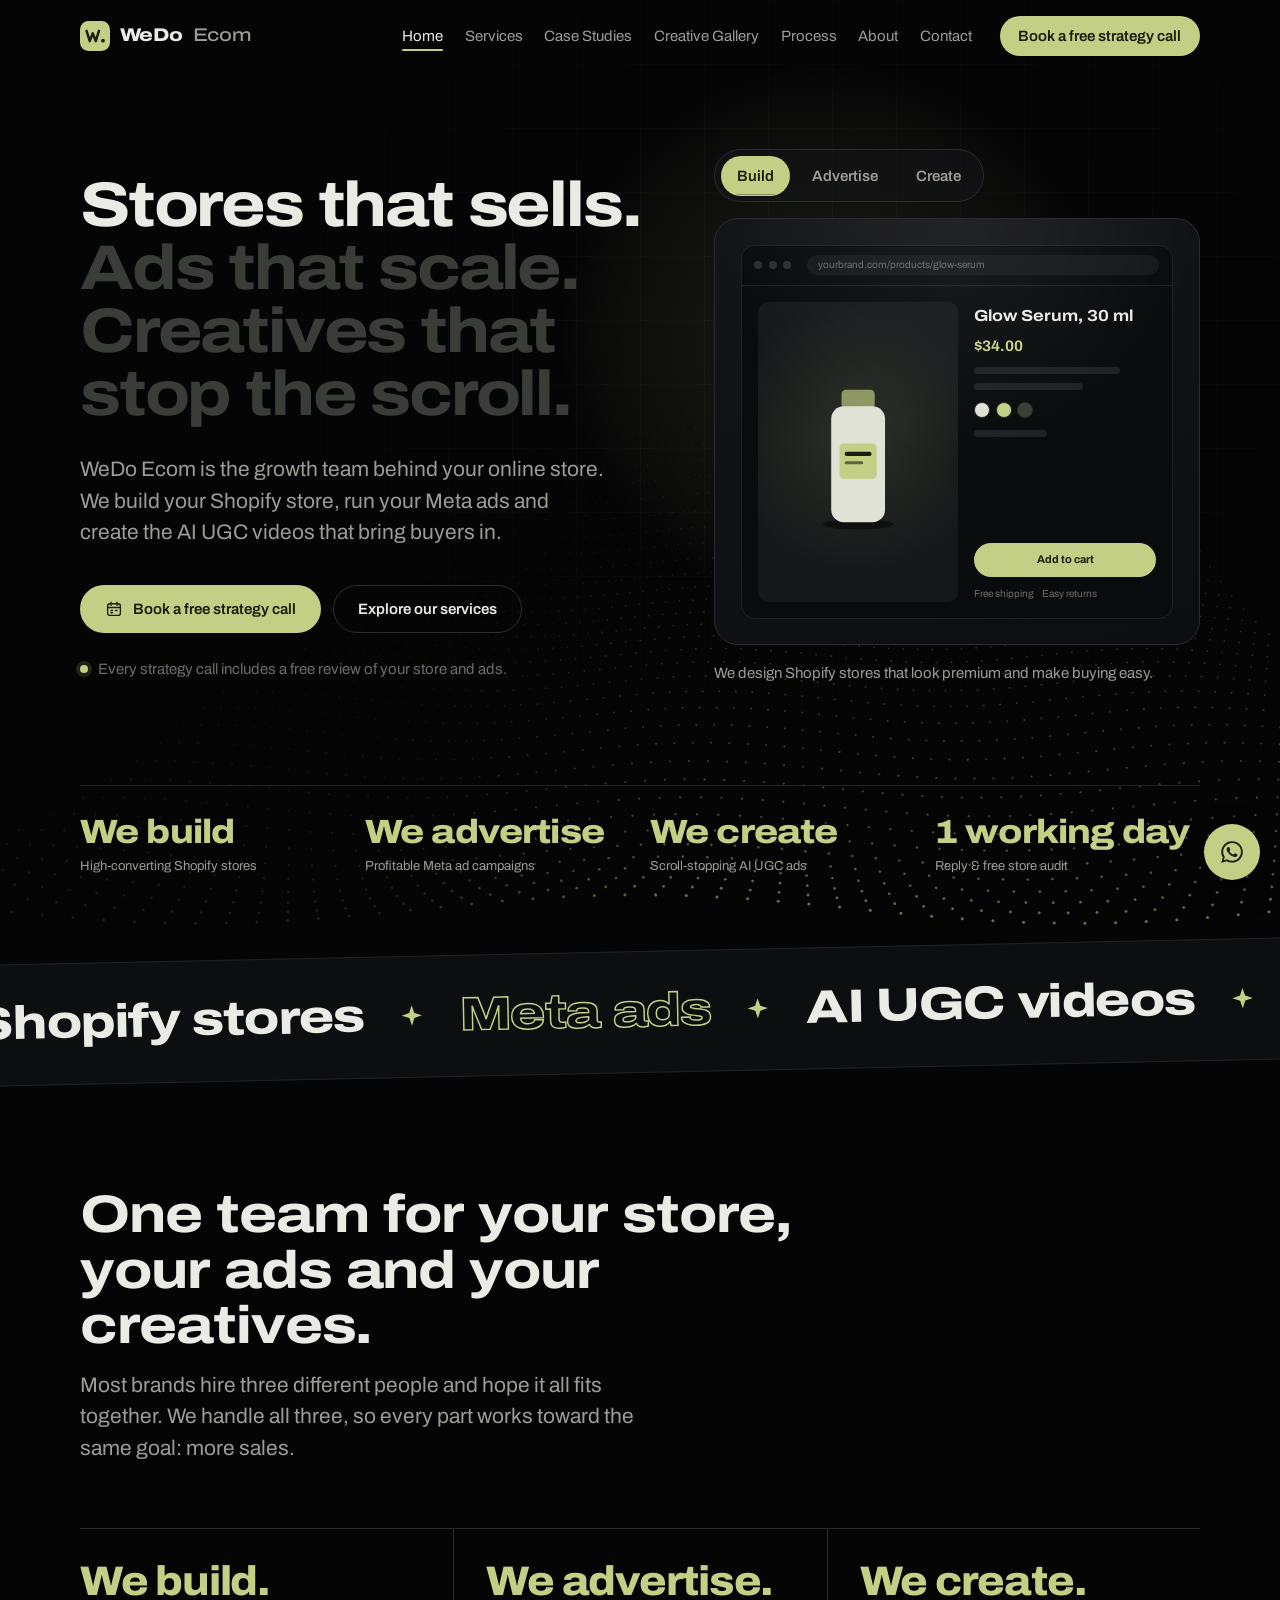
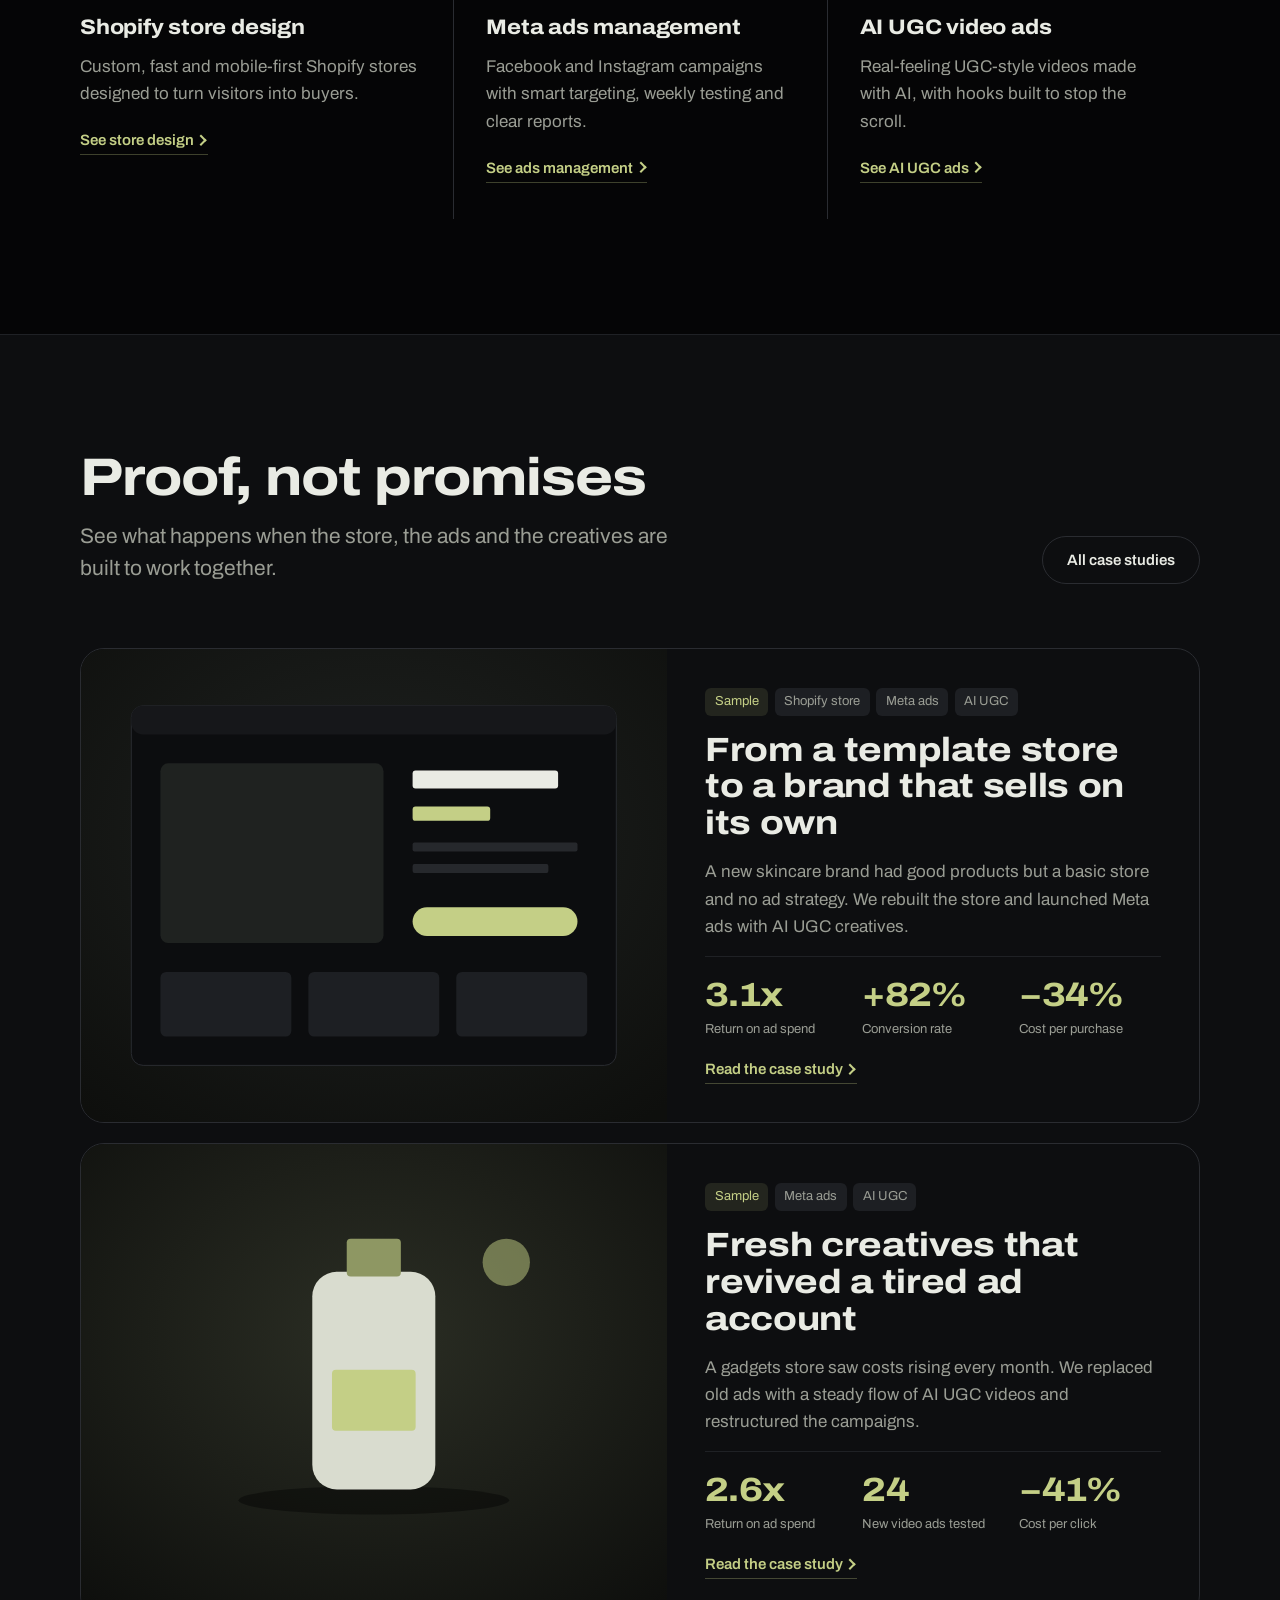
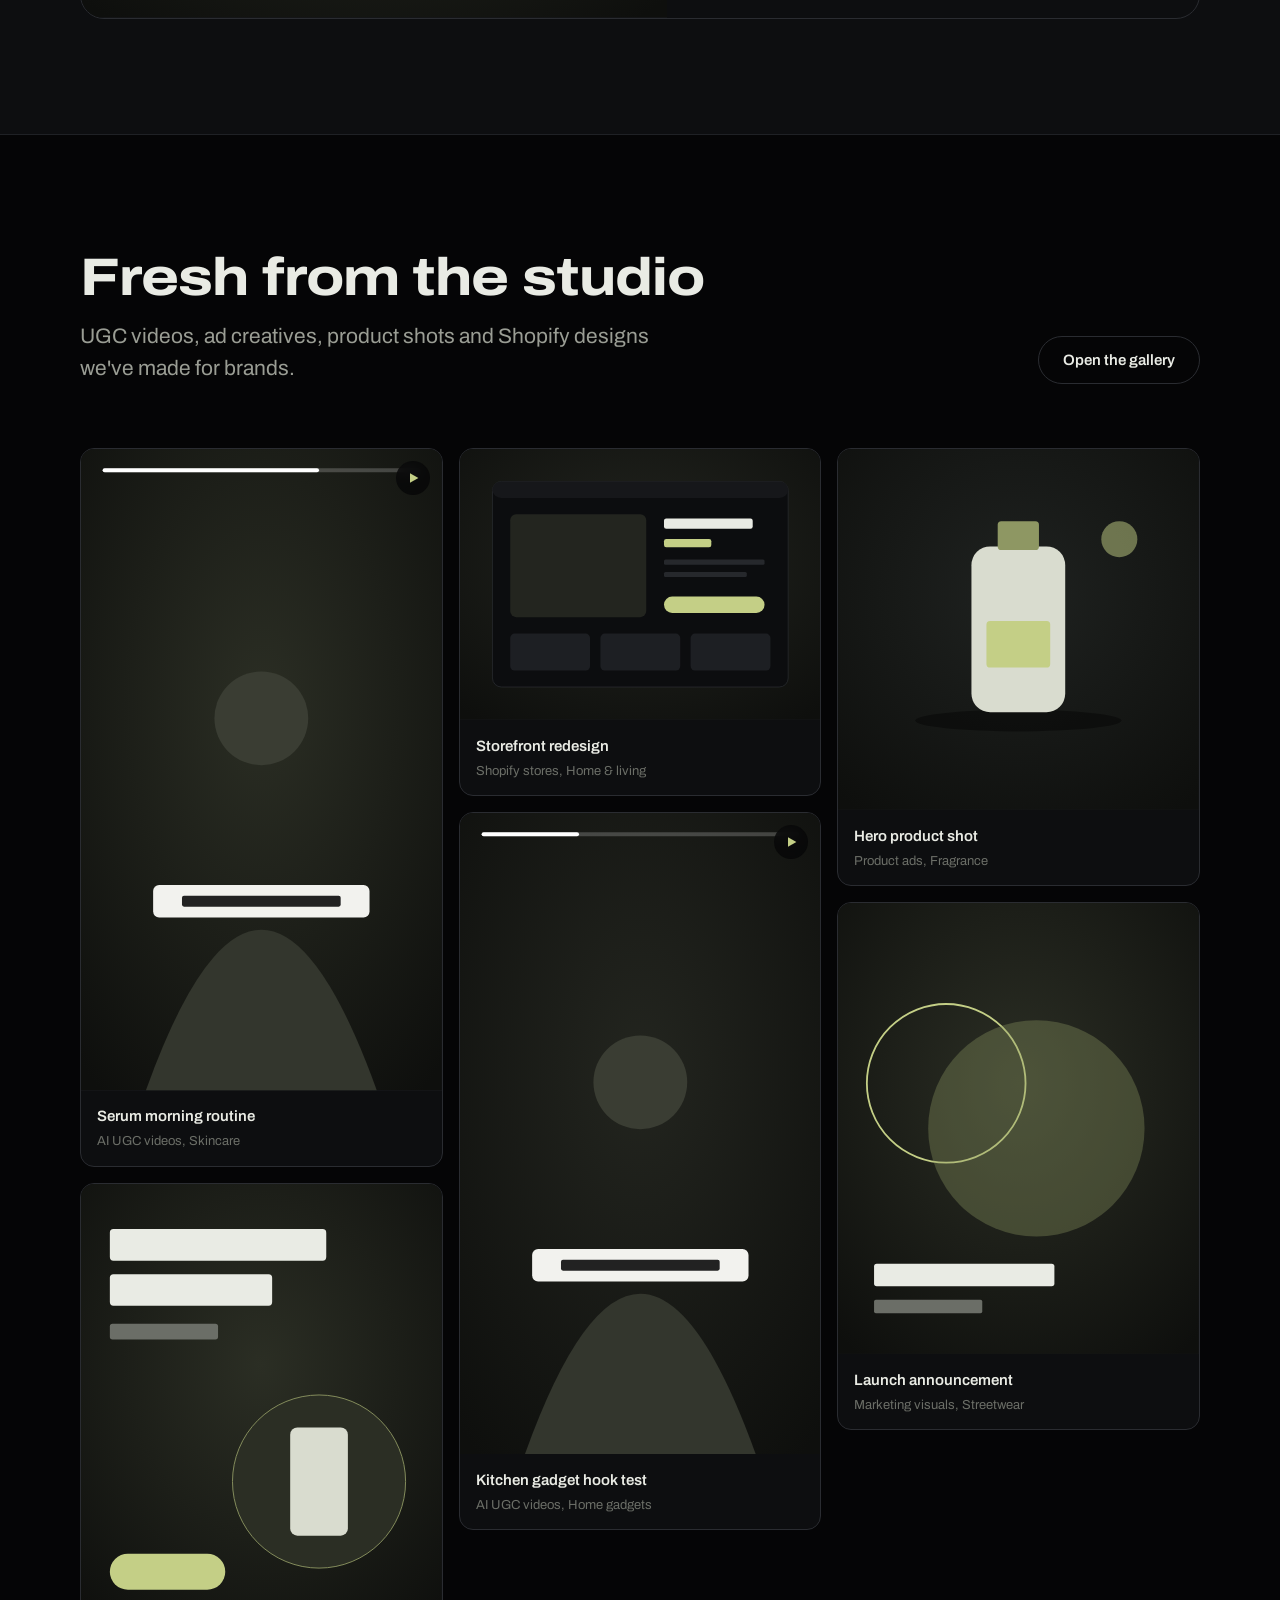
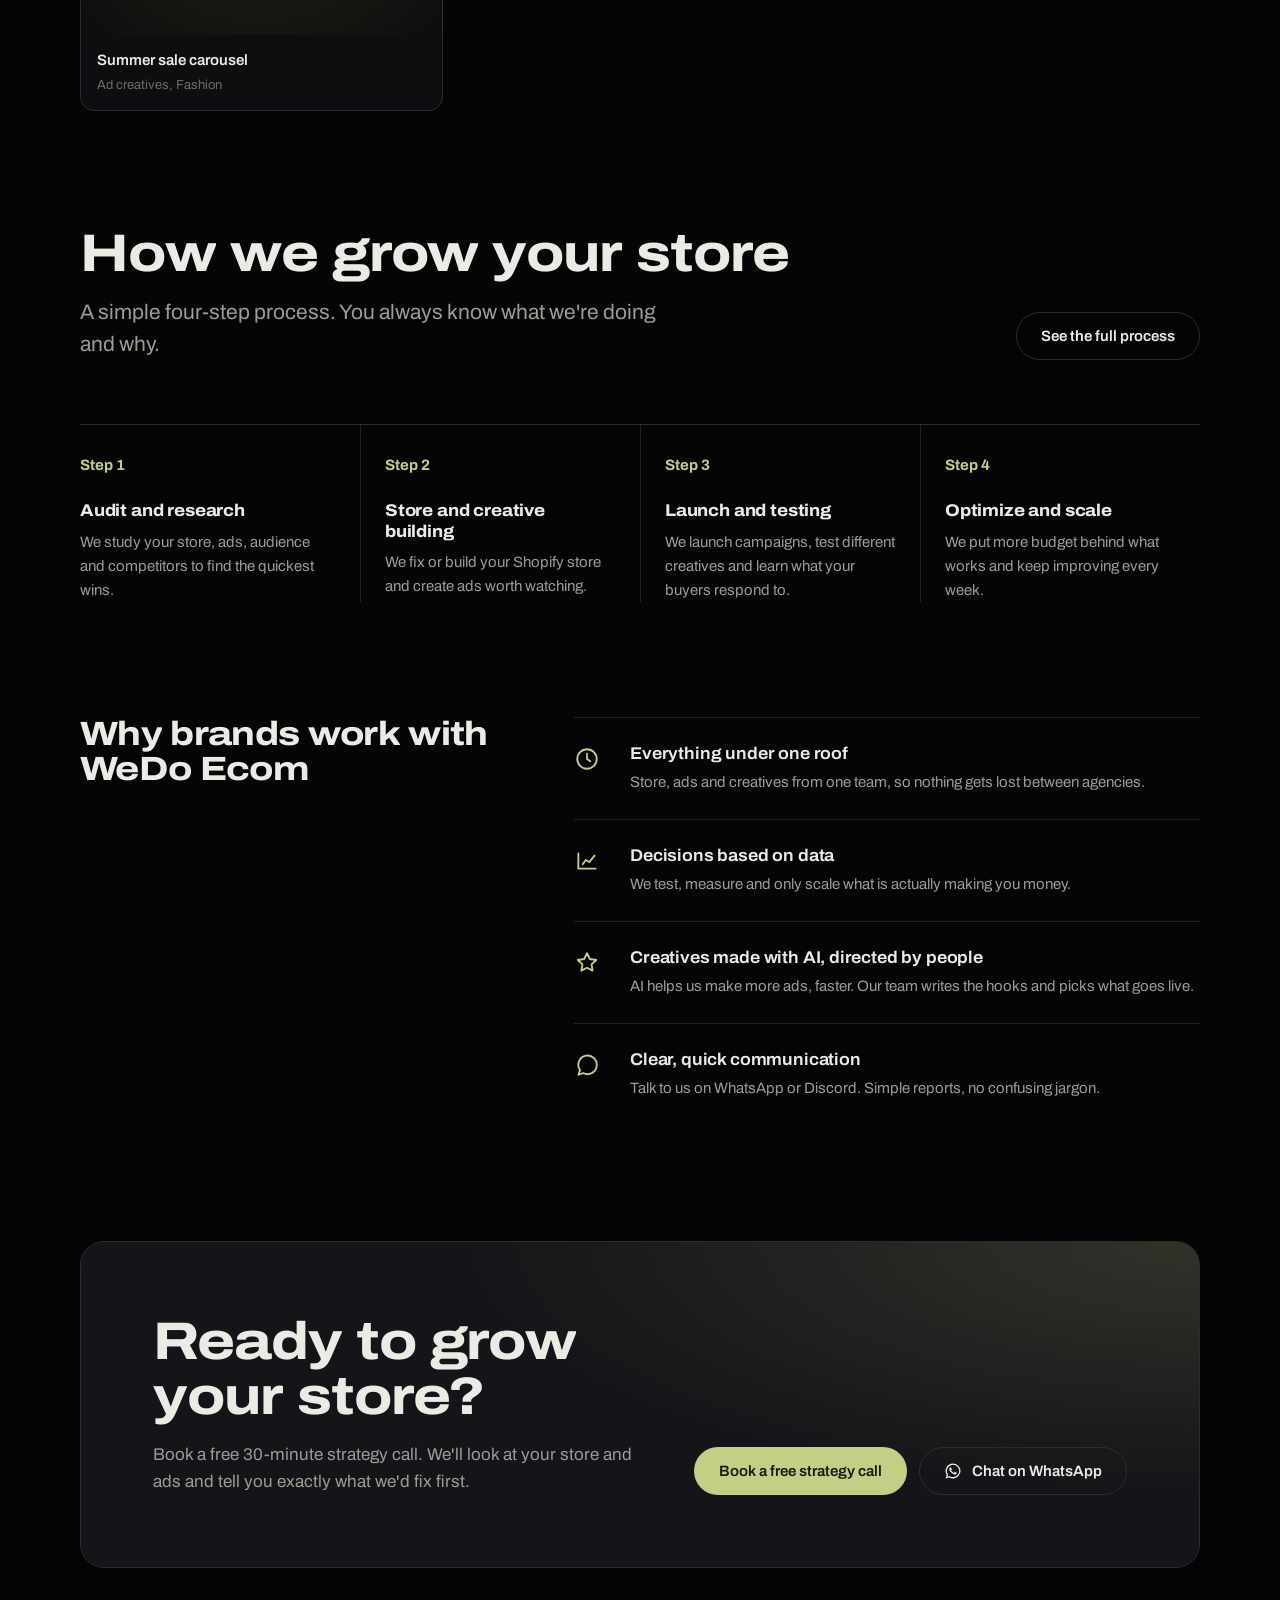
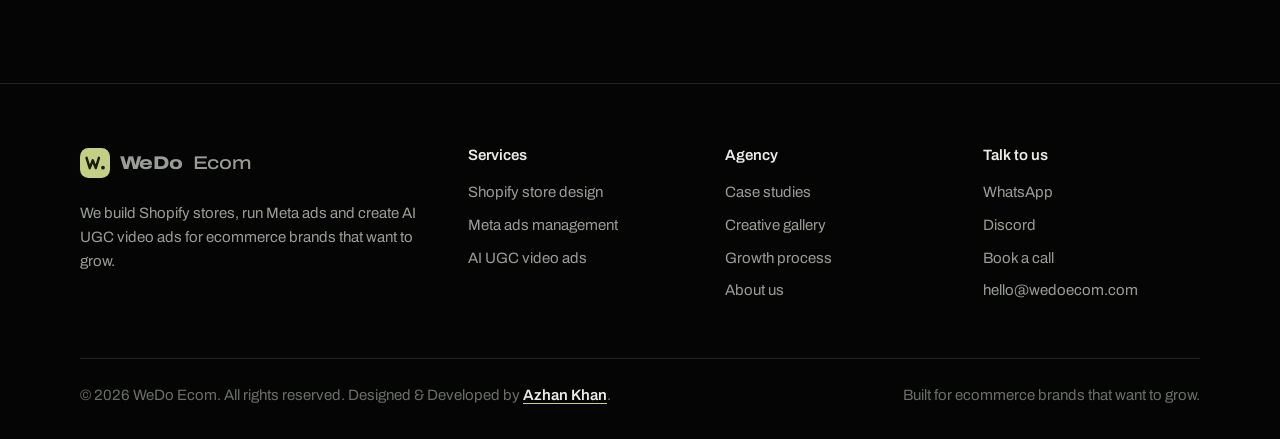
<file: index.html>
<!DOCTYPE html>
<html lang="en">
<head>
  <meta charset="utf-8">
  <meta name="viewport" content="width=device-width, initial-scale=1">
  <title>WeDo Ecom | Shopify Stores, Meta Ads and AI UGC Video Ads</title>
  <meta name="description" content="WeDo Ecom is an ecommerce growth agency. We build high-converting Shopify stores, manage Meta ads and create AI UGC video ads that sell.">
  <link rel="canonical" href="https://wedo-ecom.vercel.app/">
  <meta property="og:type" content="website">
  <meta property="og:title" content="WeDo Ecom | Your ecommerce growth team">
  <meta property="og:description" content="Shopify store design, Meta ads management and AI UGC video ads, all from one team.">
  <meta property="og:image" content="https://wedo-ecom.vercel.app/assets/img/og-image.png">
  <meta name="twitter:card" content="summary_large_image">
  <meta name="theme-color" content="#050506">
  <link rel="icon" href="assets/img/favicon.svg" type="image/svg+xml">
  <link rel="manifest" href="site.webmanifest">
  <link rel="preconnect" href="https://fonts.googleapis.com">
  <link rel="preconnect" href="https://fonts.gstatic.com" crossorigin>
  <link href="https://fonts.googleapis.com/css2?family=Archivo:wdth,wght@62..125,100..900&display=swap" rel="stylesheet">
  <link rel="stylesheet" href="assets/css/main.css">
  <link rel="stylesheet" href="assets/css/fx.css">
  <script type="application/ld+json">
  {
    "@context": "https://schema.org",
    "@type": "ProfessionalService",
    "name": "WeDo Ecom",
    "url": "https://wedo-ecom.vercel.app/",
    "description": "Ecommerce growth agency offering Shopify store design, Meta ads management and AI UGC video ads.",
    "areaServed": "Worldwide",
    "serviceType": ["Shopify Store Design", "Meta Ads Management", "AI UGC Video Ads"]
  }
  </script>
</head>
<body data-page="home">
  <a class="skip-link" href="#main">Skip to content</a>
  <header id="site-header"></header>

  <main id="main">
    <!-- Hero -->
    <section class="hero">
      <div class="wrap hero-grid">
        <div>
          <h1>
            <span class="line">Stores that sells.</span>
            <span class="line">Ads that scale.</span>
            <span class="line">Creatives that stop the scroll.</span>
          </h1>
          <p class="hero-sub">WeDo Ecom is the growth team behind your online store. We build your Shopify store, run your Meta ads and create the AI UGC videos that bring buyers in.</p>
          <div class="btn-row">
            <a class="btn btn--primary" data-link="booking"><span data-icon="calendar" style="display:contents"></span>Book a free strategy call</a>
            <a class="btn btn--ghost" href="services.html">Explore our services</a>
          </div>
          <p class="hero-note">Every strategy call includes a free review of your store and ads.</p>
        </div>

        <div class="stage" aria-label="What we do">
          <div class="stage-tabs" role="tablist" aria-label="Our services">
            <button class="stage-tab" role="tab" id="tab-build" aria-controls="panel-build" aria-selected="true" data-caption="We design Shopify stores that look premium and make buying easy.">Build<span class="bar"></span></button>
            <button class="stage-tab" role="tab" id="tab-ads" aria-controls="panel-ads" aria-selected="false" data-caption="We run Facebook and Instagram ads, test fast and scale what works.">Advertise<span class="bar"></span></button>
            <button class="stage-tab" role="tab" id="tab-create" aria-controls="panel-create" aria-selected="false" data-caption="We create AI UGC video ads with strong hooks, ready to post.">Create<span class="bar"></span></button>
          </div>

          <div class="stage-screen">
            <!-- Build: Shopify product page -->
            <div class="stage-panel is-active" role="tabpanel" id="panel-build" aria-labelledby="tab-build">
              <div class="mock-browser">
                <div class="mock-bar"><i></i><i></i><i></i><span class="mock-url">yourbrand.com/products/glow-serum</span></div>
                <div class="mock-store">
                  <div class="mock-product">
                    <svg viewBox="0 0 120 160" aria-hidden="true">
                      <ellipse cx="60" cy="150" rx="34" ry="5" fill="#00000080"/>
                      <rect x="44" y="20" width="32" height="18" rx="4" fill="#8e9763"/>
                      <rect x="34" y="36" width="52" height="112" rx="12" fill="#dfe2d4"/>
                      <rect x="42" y="72" width="36" height="34" rx="4" fill="#c4cf86"/>
                      <rect x="47" y="80" width="26" height="4" rx="2" fill="#1a1d0e"/>
                      <rect x="47" y="89" width="18" height="3" rx="1.5" fill="#1a1d0e" opacity=".6"/>
                    </svg>
                  </div>
                  <div class="mock-info">
                    <span class="t">Glow Serum, 30 ml</span>
                    <span class="p">$34.00</span>
                    <span class="mock-line w80"></span>
                    <span class="mock-line w60"></span>
                    <div class="mock-swatches"><i style="background:#dfe2d4"></i><i style="background:#c4cf86"></i><i style="background:#3a3d33"></i></div>
                    <span class="mock-line w40"></span>
                    <span class="mock-cta">Add to cart</span>
                    <span class="mock-trust"><span>Free shipping</span><span>Easy returns</span></span>
                  </div>
                </div>
              </div>
            </div>

            <!-- Advertise: campaign view -->
            <div class="stage-panel" role="tabpanel" id="panel-ads" aria-labelledby="tab-ads" hidden>
              <div class="mock-ads">
                <div class="mock-ads-head"><span>Spring sale campaign</span><span class="live-dot">Live</span></div>
                <div class="mock-chart">
                  <svg viewBox="0 0 300 140" preserveAspectRatio="none" aria-hidden="true">
                    <defs><linearGradient id="areaGrad" x1="0" x2="0" y1="0" y2="1"><stop offset="0" stop-color="#c4cf86" stop-opacity=".28"/><stop offset="1" stop-color="#c4cf86" stop-opacity="0"/></linearGradient></defs>
                    <line class="grid-line" x1="0" x2="300" y1="35" y2="35"/><line class="grid-line" x1="0" x2="300" y1="70" y2="70"/><line class="grid-line" x1="0" x2="300" y1="105" y2="105"/>
                    <path class="area" d="M0 120 C30 116 50 112 75 104 S120 96 150 80 S200 62 225 50 S270 28 300 18 L300 140 L0 140Z"/>
                    <path class="line" d="M0 120 C30 116 50 112 75 104 S120 96 150 80 S200 62 225 50 S270 28 300 18"/>
                  </svg>
                </div>
                <div class="mock-adsets">
                  <div class="mock-adset"><b>Hook A</b>Testing<div class="meter"><i style="width:38%"></i></div></div>
                  <div class="mock-adset"><b>Hook B</b>Scaling<div class="meter"><i class="win" style="width:86%"></i></div></div>
                  <div class="mock-adset"><b>Hook C</b>Paused<div class="meter"><i style="width:14%"></i></div></div>
                </div>
              </div>
            </div>

            <!-- Create: UGC video -->
            <div class="stage-panel" role="tabpanel" id="panel-create" aria-labelledby="tab-create" hidden>
              <div class="mock-ugc">
                <div class="phone">
                  <div class="phone-screen">
                    <span class="ugc-progress"><i></i></span>
                    <svg class="person" viewBox="0 0 100 120" aria-hidden="true">
                      <circle cx="50" cy="38" r="20" fill="#4a4d40"/>
                      <path d="M8 120 Q50 52 92 120Z" fill="#3c3f34"/>
                      <rect x="62" y="70" width="14" height="30" rx="4" fill="#dfe2d4" transform="rotate(-12 69 85)"/>
                    </svg>
                    <span class="caption-chip">I didn't expect this to work</span>
                    <span class="ugc-rail"><i></i><i></i><i></i></span>
                  </div>
                </div>
                <div class="ugc-hooks">
                  <div class="ugc-hook"><b>Hook</b>"I didn't expect this to work…"</div>
                  <div class="ugc-hook"><b>Problem</b>Dull skin after long workdays</div>
                  <div class="ugc-hook"><b>Proof</b>7-day before and after</div>
                  <div class="ugc-hook"><b>Call to action</b>Shop the starter kit</div>
                </div>
              </div>
            </div>
          </div>
          <p class="stage-caption" aria-live="polite"></p>
        </div>
      </div>
      <div class="wrap">
        <div class="trust-strip" aria-label="What WeDo Ecom delivers">
          <div class="trust-stat"><b>We build</b><span>High-converting Shopify stores</span></div>
          <div class="trust-stat"><b>We advertise</b><span>Profitable Meta ad campaigns</span></div>
          <div class="trust-stat"><b>We create</b><span>Scroll-stopping AI UGC ads</span></div>
          <div class="trust-stat"><b>1 working day</b><span>Reply &amp; free store audit</span></div>
        </div>
      </div>
    </section>

    <!-- Marquee -->
    <div class="fx-marquee" aria-hidden="true">
      <div class="fx-marquee__track">
        <div class="fx-marquee__group"><span class="fx-marquee__item">Shopify stores</span><svg class="fx-marquee__star" viewBox="0 0 24 24" aria-hidden="true"><path d="M12 1.5l2.4 7.1 7.1 2.4-7.1 2.4L12 20.5l-2.4-7.1L2.5 11l7.1-2.4z" fill="currentColor"/></svg><span class="fx-marquee__item is-outline">Meta ads</span><svg class="fx-marquee__star" viewBox="0 0 24 24" aria-hidden="true"><path d="M12 1.5l2.4 7.1 7.1 2.4-7.1 2.4L12 20.5l-2.4-7.1L2.5 11l7.1-2.4z" fill="currentColor"/></svg><span class="fx-marquee__item">AI UGC videos</span><svg class="fx-marquee__star" viewBox="0 0 24 24" aria-hidden="true"><path d="M12 1.5l2.4 7.1 7.1 2.4-7.1 2.4L12 20.5l-2.4-7.1L2.5 11l7.1-2.4z" fill="currentColor"/></svg><span class="fx-marquee__item is-outline">Stores that sell</span><svg class="fx-marquee__star" viewBox="0 0 24 24" aria-hidden="true"><path d="M12 1.5l2.4 7.1 7.1 2.4-7.1 2.4L12 20.5l-2.4-7.1L2.5 11l7.1-2.4z" fill="currentColor"/></svg><span class="fx-marquee__item">Ads that scale</span><svg class="fx-marquee__star" viewBox="0 0 24 24" aria-hidden="true"><path d="M12 1.5l2.4 7.1 7.1 2.4-7.1 2.4L12 20.5l-2.4-7.1L2.5 11l7.1-2.4z" fill="currentColor"/></svg><span class="fx-marquee__item is-outline">Scroll-stopping creatives</span><svg class="fx-marquee__star" viewBox="0 0 24 24" aria-hidden="true"><path d="M12 1.5l2.4 7.1 7.1 2.4-7.1 2.4L12 20.5l-2.4-7.1L2.5 11l7.1-2.4z" fill="currentColor"/></svg></div>
        <div class="fx-marquee__group"><span class="fx-marquee__item">Shopify stores</span><svg class="fx-marquee__star" viewBox="0 0 24 24" aria-hidden="true"><path d="M12 1.5l2.4 7.1 7.1 2.4-7.1 2.4L12 20.5l-2.4-7.1L2.5 11l7.1-2.4z" fill="currentColor"/></svg><span class="fx-marquee__item is-outline">Meta ads</span><svg class="fx-marquee__star" viewBox="0 0 24 24" aria-hidden="true"><path d="M12 1.5l2.4 7.1 7.1 2.4-7.1 2.4L12 20.5l-2.4-7.1L2.5 11l7.1-2.4z" fill="currentColor"/></svg><span class="fx-marquee__item">AI UGC videos</span><svg class="fx-marquee__star" viewBox="0 0 24 24" aria-hidden="true"><path d="M12 1.5l2.4 7.1 7.1 2.4-7.1 2.4L12 20.5l-2.4-7.1L2.5 11l7.1-2.4z" fill="currentColor"/></svg><span class="fx-marquee__item is-outline">Stores that sell</span><svg class="fx-marquee__star" viewBox="0 0 24 24" aria-hidden="true"><path d="M12 1.5l2.4 7.1 7.1 2.4-7.1 2.4L12 20.5l-2.4-7.1L2.5 11l7.1-2.4z" fill="currentColor"/></svg><span class="fx-marquee__item">Ads that scale</span><svg class="fx-marquee__star" viewBox="0 0 24 24" aria-hidden="true"><path d="M12 1.5l2.4 7.1 7.1 2.4-7.1 2.4L12 20.5l-2.4-7.1L2.5 11l7.1-2.4z" fill="currentColor"/></svg><span class="fx-marquee__item is-outline">Scroll-stopping creatives</span><svg class="fx-marquee__star" viewBox="0 0 24 24" aria-hidden="true"><path d="M12 1.5l2.4 7.1 7.1 2.4-7.1 2.4L12 20.5l-2.4-7.1L2.5 11l7.1-2.4z" fill="currentColor"/></svg></div>
      </div>
    </div>

    <!-- What we do -->
    <section class="section">
      <div class="wrap">
        <div class="section-head">
          <h2>One team for your store, your ads and your creatives.</h2>
          <p>Most brands hire three different people and hope it all fits together. We handle all three, so every part works toward the same goal: more sales.</p>
        </div>
        <div class="pillars">
          <div class="pillar">
            <span class="verb">We build.</span>
            <h3>Shopify store design</h3>
            <p>Custom, fast and mobile-first Shopify stores designed to turn visitors into buyers.</p>
            <a class="text-link" href="services.html#shopify">See store design</a>
          </div>
          <div class="pillar">
            <span class="verb">We advertise.</span>
            <h3>Meta ads management</h3>
            <p>Facebook and Instagram campaigns with smart targeting, weekly testing and clear reports.</p>
            <a class="text-link" href="services.html#meta-ads">See ads management</a>
          </div>
          <div class="pillar">
            <span class="verb">We create.</span>
            <h3>AI UGC video ads</h3>
            <p>Real-feeling UGC-style videos made with AI, with hooks built to stop the scroll.</p>
            <a class="text-link" href="services.html#ai-ugc">See AI UGC ads</a>
          </div>
        </div>
      </div>
    </section>

    <!-- Case studies -->
    <section class="section section--panel">
      <div class="wrap">
        <div class="section-head section-head--split">
          <div style="display:grid;gap:1rem">
            <h2>Proof, not promises</h2>
            <p>See what happens when the store, the ads and the creatives are built to work together.</p>
          </div>
          <a class="btn btn--ghost" href="case-studies.html">All case studies</a>
        </div>
        <div class="case-list" data-case-list data-limit="2"></div>
      </div>
    </section>

    <!-- Gallery preview -->
    <section class="section">
      <div class="wrap">
        <div class="section-head section-head--split">
          <div style="display:grid;gap:1rem">
            <h2>Fresh from the studio</h2>
            <p>UGC videos, ad creatives, product shots and Shopify designs we've made for brands.</p>
          </div>
          <a class="btn btn--ghost" href="gallery.html">Open the gallery</a>
        </div>
        <div class="gallery-grid" data-gallery data-limit="6"></div>
      </div>
    </section>

    <!-- Process -->
    <section class="section">
      <div class="wrap">
        <div class="section-head section-head--split">
          <div style="display:grid;gap:1rem">
            <h2>How we grow your store</h2>
            <p>A simple four-step process. You always know what we're doing and why.</p>
          </div>
          <a class="btn btn--ghost" href="process.html">See the full process</a>
        </div>
        <ol class="process-strip">
          <li><span class="n">Step 1</span><h3>Audit and research</h3><p>We study your store, ads, audience and competitors to find the quickest wins.</p></li>
          <li><span class="n">Step 2</span><h3>Store and creative building</h3><p>We fix or build your Shopify store and create ads worth watching.</p></li>
          <li><span class="n">Step 3</span><h3>Launch and testing</h3><p>We launch campaigns, test different creatives and learn what your buyers respond to.</p></li>
          <li><span class="n">Step 4</span><h3>Optimize and scale</h3><p>We put more budget behind what works and keep improving every week.</p></li>
        </ol>
      </div>
    </section>

    <!-- Why us -->
    <section class="section">
      <div class="wrap split">
        <h2>Why brands work with WeDo Ecom</h2>
        <div class="why-grid" style="grid-template-columns:1fr">
          <div class="why-item">
            <svg viewBox="0 0 24 24" fill="none" stroke="currentColor" stroke-width="1.7" stroke-linecap="round" stroke-linejoin="round" aria-hidden="true"><circle cx="12" cy="12" r="9"/><path d="M12 7v5l3 2"/></svg>
            <div><h3>Everything under one roof</h3><p>Store, ads and creatives from one team, so nothing gets lost between agencies.</p></div>
          </div>
          <div class="why-item">
            <svg viewBox="0 0 24 24" fill="none" stroke="currentColor" stroke-width="1.7" stroke-linecap="round" stroke-linejoin="round" aria-hidden="true"><path d="M4 19V5M4 19h16M8 15l3-4 3 2 5-6"/></svg>
            <div><h3>Decisions based on data</h3><p>We test, measure and only scale what is actually making you money.</p></div>
          </div>
          <div class="why-item">
            <svg viewBox="0 0 24 24" fill="none" stroke="currentColor" stroke-width="1.7" stroke-linecap="round" stroke-linejoin="round" aria-hidden="true"><path d="M12 3l2.6 5.3 5.9.9-4.3 4.1 1 5.8L12 16.4 6.8 19.1l1-5.8L3.5 9.2l5.9-.9z"/></svg>
            <div><h3>Creatives made with AI, directed by people</h3><p>AI helps us make more ads, faster. Our team writes the hooks and picks what goes live.</p></div>
          </div>
          <div class="why-item">
            <svg viewBox="0 0 24 24" fill="none" stroke="currentColor" stroke-width="1.7" stroke-linecap="round" stroke-linejoin="round" aria-hidden="true"><path d="M21 12a8.5 8.5 0 0 1-12.6 7.4L4 21l1.6-4.3A8.5 8.5 0 1 1 21 12Z"/></svg>
            <div><h3>Clear, quick communication</h3><p>Talk to us on WhatsApp or Discord. Simple reports, no confusing jargon.</p></div>
          </div>
        </div>
      </div>
    </section>

    <!-- CTA -->
    <section class="section">
      <div class="wrap">
        <div class="cta-band">
          <div>
            <h2>Ready to grow your store?</h2>
            <p>Book a free 30-minute strategy call. We'll look at your store and ads and tell you exactly what we'd fix first.</p>
          </div>
          <div class="btn-row">
            <a class="btn btn--primary" data-link="booking">Book a free strategy call</a>
            <a class="btn btn--ghost" data-link="whatsapp"><span data-icon="whatsapp" style="display:contents"></span>Chat on WhatsApp</a>
          </div>
        </div>
      </div>
    </section>
  </main>

  <footer id="site-footer"></footer>

  <script src="assets/js/config.js"></script>
  <script src="assets/js/data/packages.js"></script>
  <script src="assets/js/data/case-studies.js"></script>
  <script src="assets/js/data/gallery.js"></script>
  <script src="assets/js/store.js"></script>
  <script src="assets/js/main.js"></script>
  <script src="assets/js/fx.js"></script>
</body>
</html>
</file>
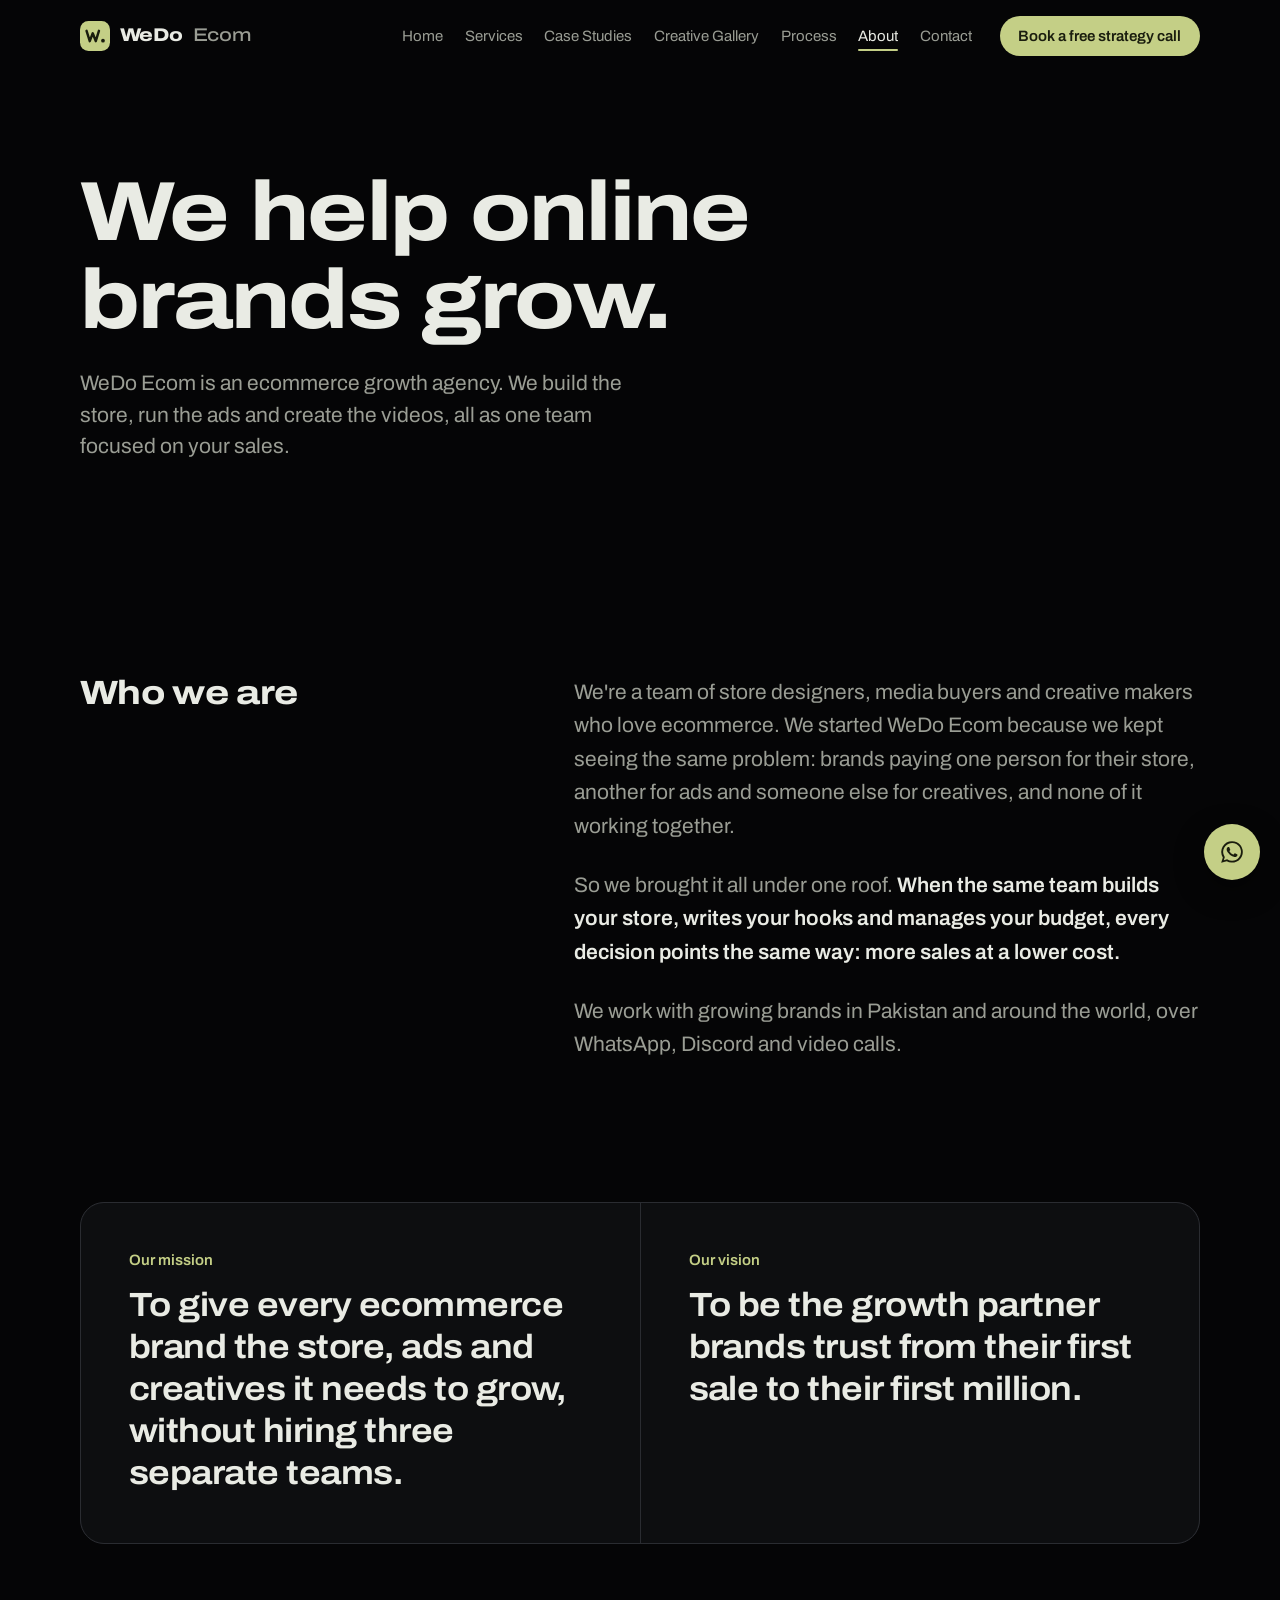
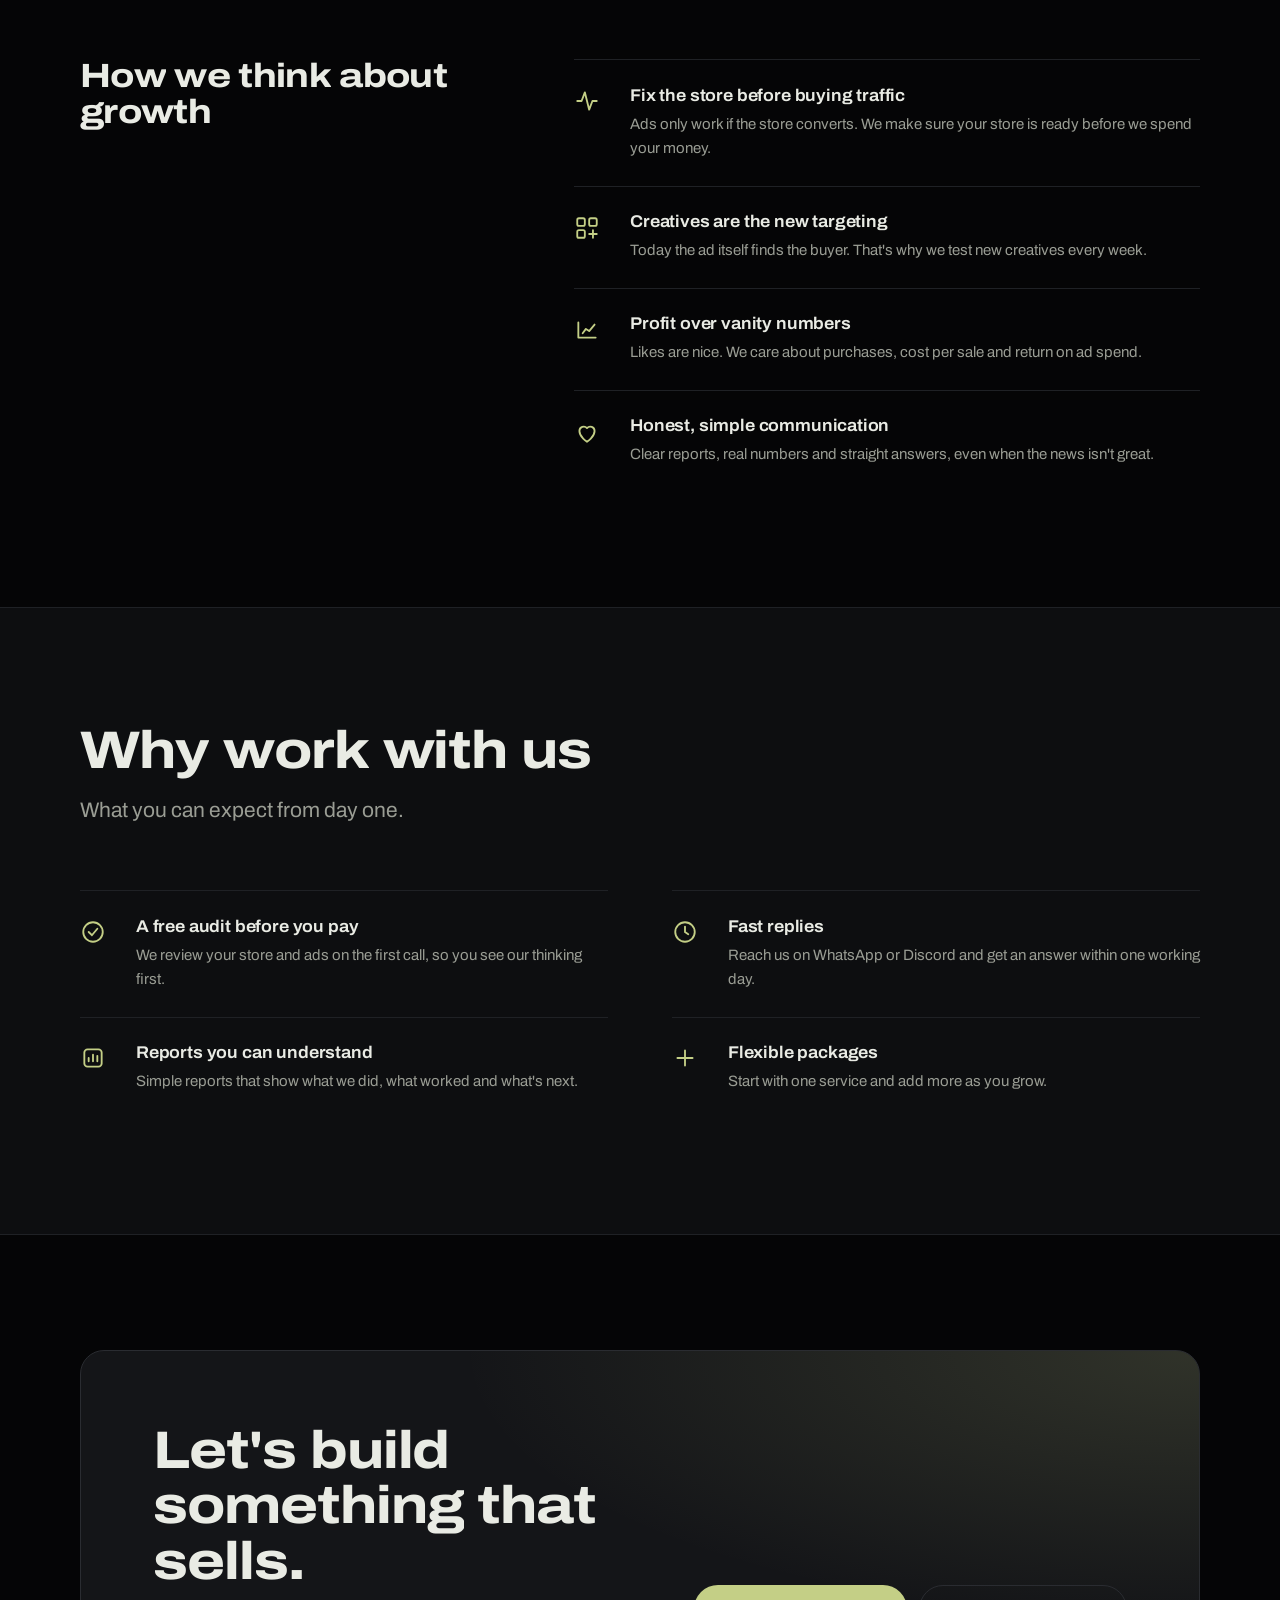
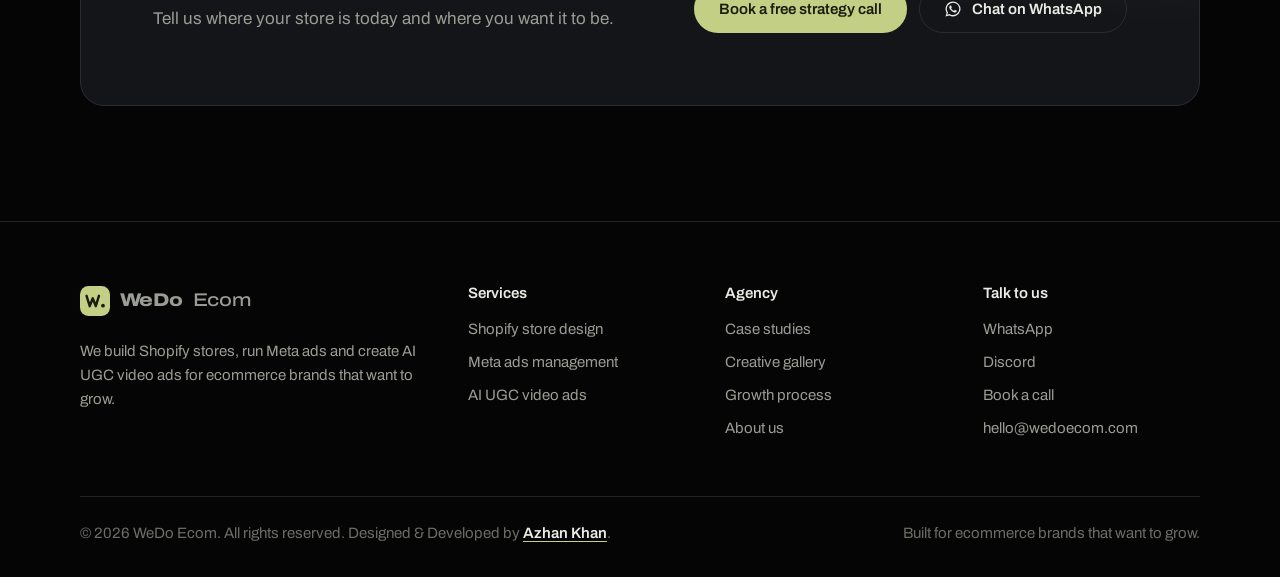
<file: about.html>
<!DOCTYPE html>
<html lang="en">
<head>
  <meta charset="utf-8">
  <meta name="viewport" content="width=device-width, initial-scale=1">
  <title>About Us | WeDo Ecom</title>
  <meta name="description" content="WeDo Ecom is an ecommerce growth agency helping brands grow with Shopify stores, Meta ads and AI UGC video ads.">
  <link rel="canonical" href="https://wedo-ecom.vercel.app/about.html">
  <meta property="og:title" content="About Us | WeDo Ecom">
  <meta property="og:description" content="WeDo Ecom is an ecommerce growth agency helping brands grow with Shopify stores, Meta ads and AI UGC video ads.">
  <meta property="og:image" content="https://wedo-ecom.vercel.app/assets/img/og-image.png">
  <meta name="theme-color" content="#050506">
  <link rel="icon" href="assets/img/favicon.svg" type="image/svg+xml">
  <link rel="manifest" href="site.webmanifest">
  <link rel="preconnect" href="https://fonts.googleapis.com">
  <link rel="preconnect" href="https://fonts.gstatic.com" crossorigin>
  <link href="https://fonts.googleapis.com/css2?family=Archivo:wdth,wght@62..125,100..900&display=swap" rel="stylesheet">
  <link rel="stylesheet" href="assets/css/main.css">
  <link rel="stylesheet" href="assets/css/fx.css">
</head>
<body data-page="about">
  <a class="skip-link" href="#main">Skip to content</a>
  <header id="site-header"></header>

  <main id="main">
    <section class="page-intro wrap">
      <h1>We help online brands grow.</h1>
      <p>WeDo Ecom is an ecommerce growth agency. We build the store, run the ads and create the videos, all as one team focused on your sales.</p>
    </section>

    <section class="section">
      <div class="wrap split">
        <h2>Who we are</h2>
        <div class="prose">
          <p>We're a team of store designers, media buyers and creative makers who love ecommerce. We started WeDo Ecom because we kept seeing the same problem: brands paying one person for their store, another for ads and someone else for creatives, and none of it working together.</p>
          <p>So we brought it all under one roof. <strong>When the same team builds your store, writes your hooks and manages your budget, every decision points the same way: more sales at a lower cost.</strong></p>
          <p>We work with growing brands in Pakistan and around the world, over WhatsApp, Discord and video calls.</p>
        </div>
      </div>
    </section>

    <section class="section">
      <div class="wrap">
        <div class="mv-grid">
          <div><h3>Our mission</h3><p>To give every ecommerce brand the store, ads and creatives it needs to grow, without hiring three separate teams.</p></div>
          <div><h3>Our vision</h3><p>To be the growth partner brands trust from their first sale to their first million.</p></div>
        </div>
      </div>
    </section>

    <section class="section">
      <div class="wrap split">
        <h2>How we think about growth</h2>
        <div class="why-grid" style="grid-template-columns:1fr">
          <div class="why-item">
            <svg viewBox="0 0 24 24" fill="none" stroke="currentColor" stroke-width="1.7" stroke-linecap="round" stroke-linejoin="round" aria-hidden="true"><path d="M3 12h4l3-8 4 16 3-8h4"/></svg>
            <div><h3>Fix the store before buying traffic</h3><p>Ads only work if the store converts. We make sure your store is ready before we spend your money.</p></div>
          </div>
          <div class="why-item">
            <svg viewBox="0 0 24 24" fill="none" stroke="currentColor" stroke-width="1.7" stroke-linecap="round" stroke-linejoin="round" aria-hidden="true"><rect x="3" y="3" width="7" height="7" rx="1.5"/><rect x="14" y="3" width="7" height="7" rx="1.5"/><rect x="3" y="14" width="7" height="7" rx="1.5"/><path d="M17.5 14v7M14 17.5h7"/></svg>
            <div><h3>Creatives are the new targeting</h3><p>Today the ad itself finds the buyer. That's why we test new creatives every week.</p></div>
          </div>
          <div class="why-item">
            <svg viewBox="0 0 24 24" fill="none" stroke="currentColor" stroke-width="1.7" stroke-linecap="round" stroke-linejoin="round" aria-hidden="true"><path d="M4 19V5M4 19h16M8 15l3-4 3 2 5-6"/></svg>
            <div><h3>Profit over vanity numbers</h3><p>Likes are nice. We care about purchases, cost per sale and return on ad spend.</p></div>
          </div>
          <div class="why-item">
            <svg viewBox="0 0 24 24" fill="none" stroke="currentColor" stroke-width="1.7" stroke-linecap="round" stroke-linejoin="round" aria-hidden="true"><path d="M12 21s-7-4.4-7-10a4 4 0 0 1 7-2.6A4 4 0 0 1 19 11c0 5.6-7 10-7 10Z"/></svg>
            <div><h3>Honest, simple communication</h3><p>Clear reports, real numbers and straight answers, even when the news isn't great.</p></div>
          </div>
        </div>
      </div>
    </section>

    <section class="section section--panel">
      <div class="wrap">
        <div class="section-head">
          <h2>Why work with us</h2>
          <p>What you can expect from day one.</p>
        </div>
        <div class="why-grid">
          <div class="why-item"><svg viewBox="0 0 24 24" fill="none" stroke="currentColor" stroke-width="1.7" stroke-linecap="round" aria-hidden="true"><circle cx="12" cy="12" r="9"/><path d="m8 12 3 3 5-6"/></svg><div><h3>A free audit before you pay</h3><p>We review your store and ads on the first call, so you see our thinking first.</p></div></div>
          <div class="why-item"><svg viewBox="0 0 24 24" fill="none" stroke="currentColor" stroke-width="1.7" stroke-linecap="round" aria-hidden="true"><circle cx="12" cy="12" r="9"/><path d="M12 7v5l3 2"/></svg><div><h3>Fast replies</h3><p>Reach us on WhatsApp or Discord and get an answer within one working day.</p></div></div>
          <div class="why-item"><svg viewBox="0 0 24 24" fill="none" stroke="currentColor" stroke-width="1.7" stroke-linecap="round" aria-hidden="true"><rect x="4" y="4" width="16" height="16" rx="3"/><path d="M8 15v-3M12 15V9M16 15v-5"/></svg><div><h3>Reports you can understand</h3><p>Simple reports that show what we did, what worked and what's next.</p></div></div>
          <div class="why-item"><svg viewBox="0 0 24 24" fill="none" stroke="currentColor" stroke-width="1.7" stroke-linecap="round" aria-hidden="true"><path d="M5 12h14M12 5v14"/></svg><div><h3>Flexible packages</h3><p>Start with one service and add more as you grow.</p></div></div>
        </div>
      </div>
    </section>
    <section class="section">
      <div class="wrap">
        <div class="cta-band">
          <div>
            <h2>Let's build something that sells.</h2>
            <p>Tell us where your store is today and where you want it to be.</p>
          </div>
          <div class="btn-row">
            <a class="btn btn--primary" data-link="booking">Book a free strategy call</a>
            <a class="btn btn--ghost" data-link="whatsapp"><span data-icon="whatsapp" style="display:contents"></span>Chat on WhatsApp</a>
          </div>
        </div>
      </div>
    </section>
  </main>

  <footer id="site-footer"></footer>

  <script src="assets/js/config.js"></script>
  <script src="assets/js/data/packages.js"></script>
  <script src="assets/js/data/case-studies.js"></script>
  <script src="assets/js/data/gallery.js"></script>
  <script src="assets/js/store.js"></script>
  <script src="assets/js/main.js"></script>
  <script src="assets/js/fx.js"></script>
</body>
</html>
</file>
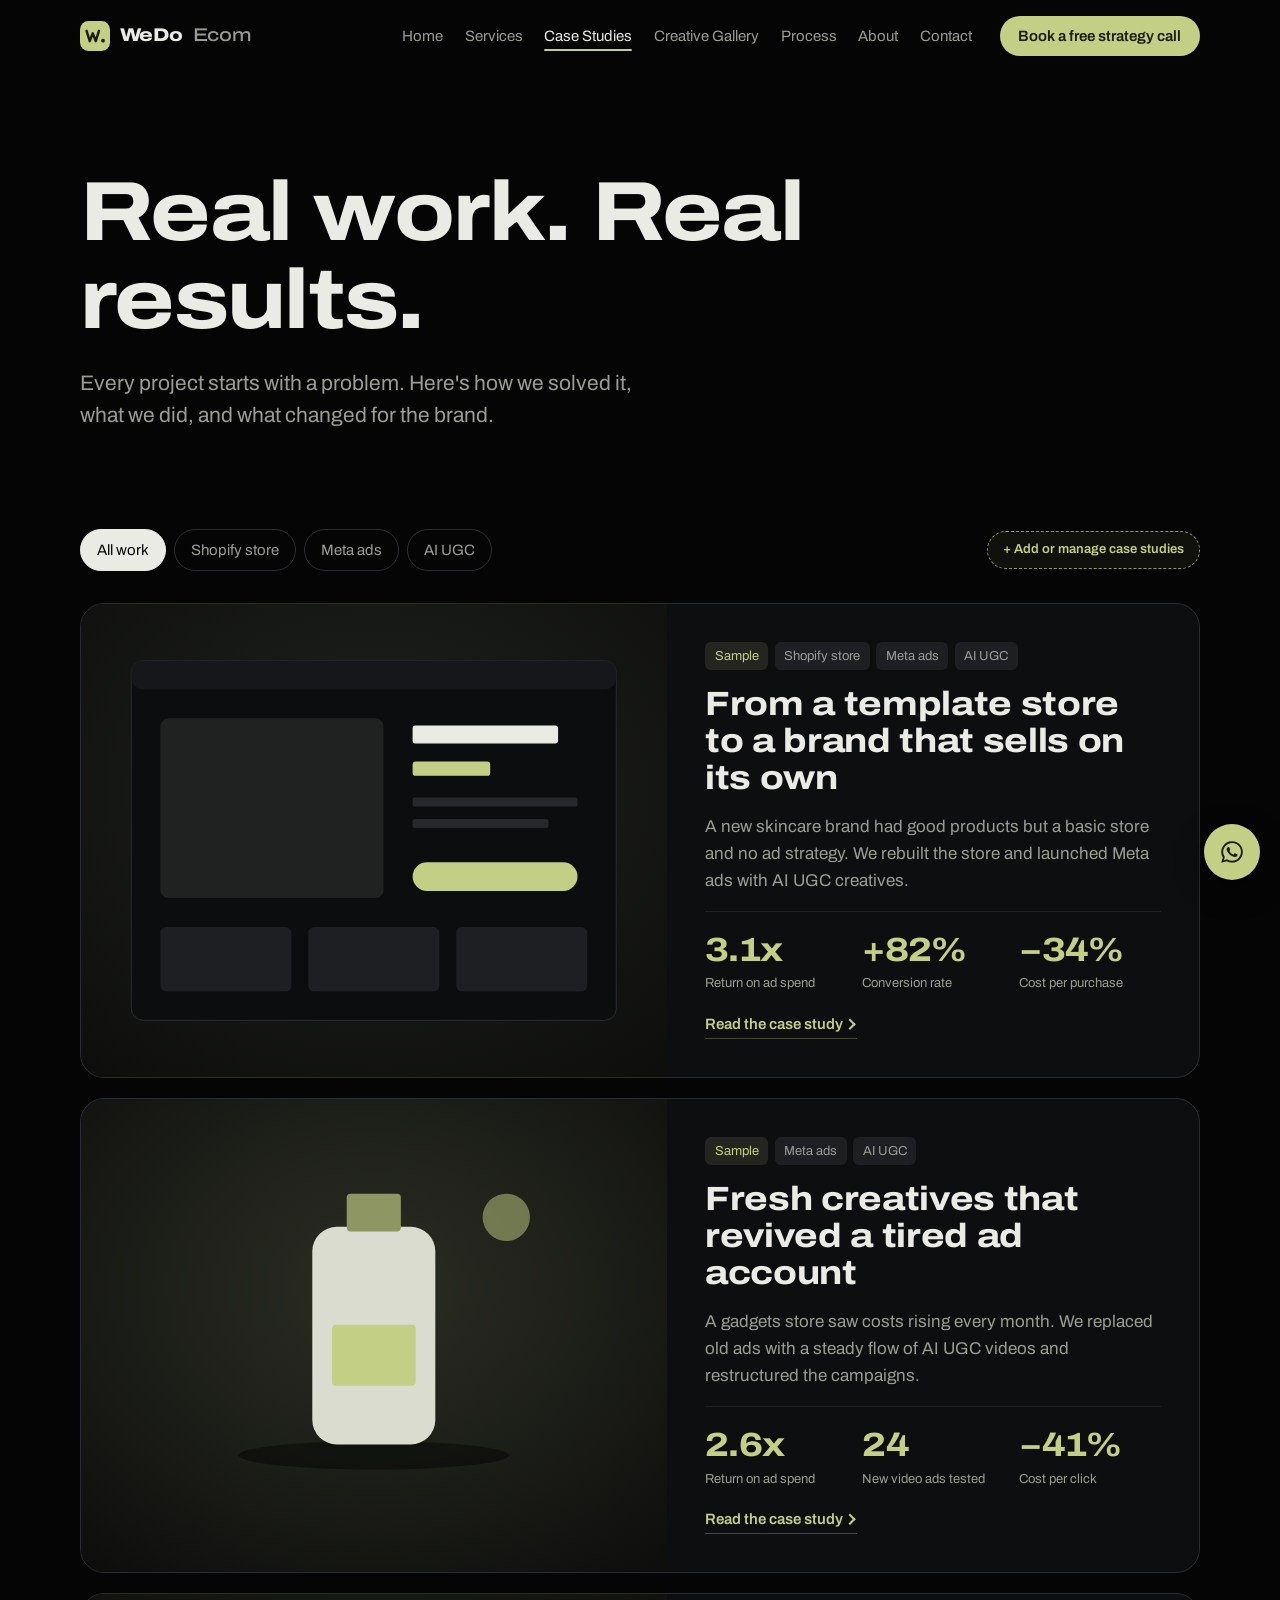
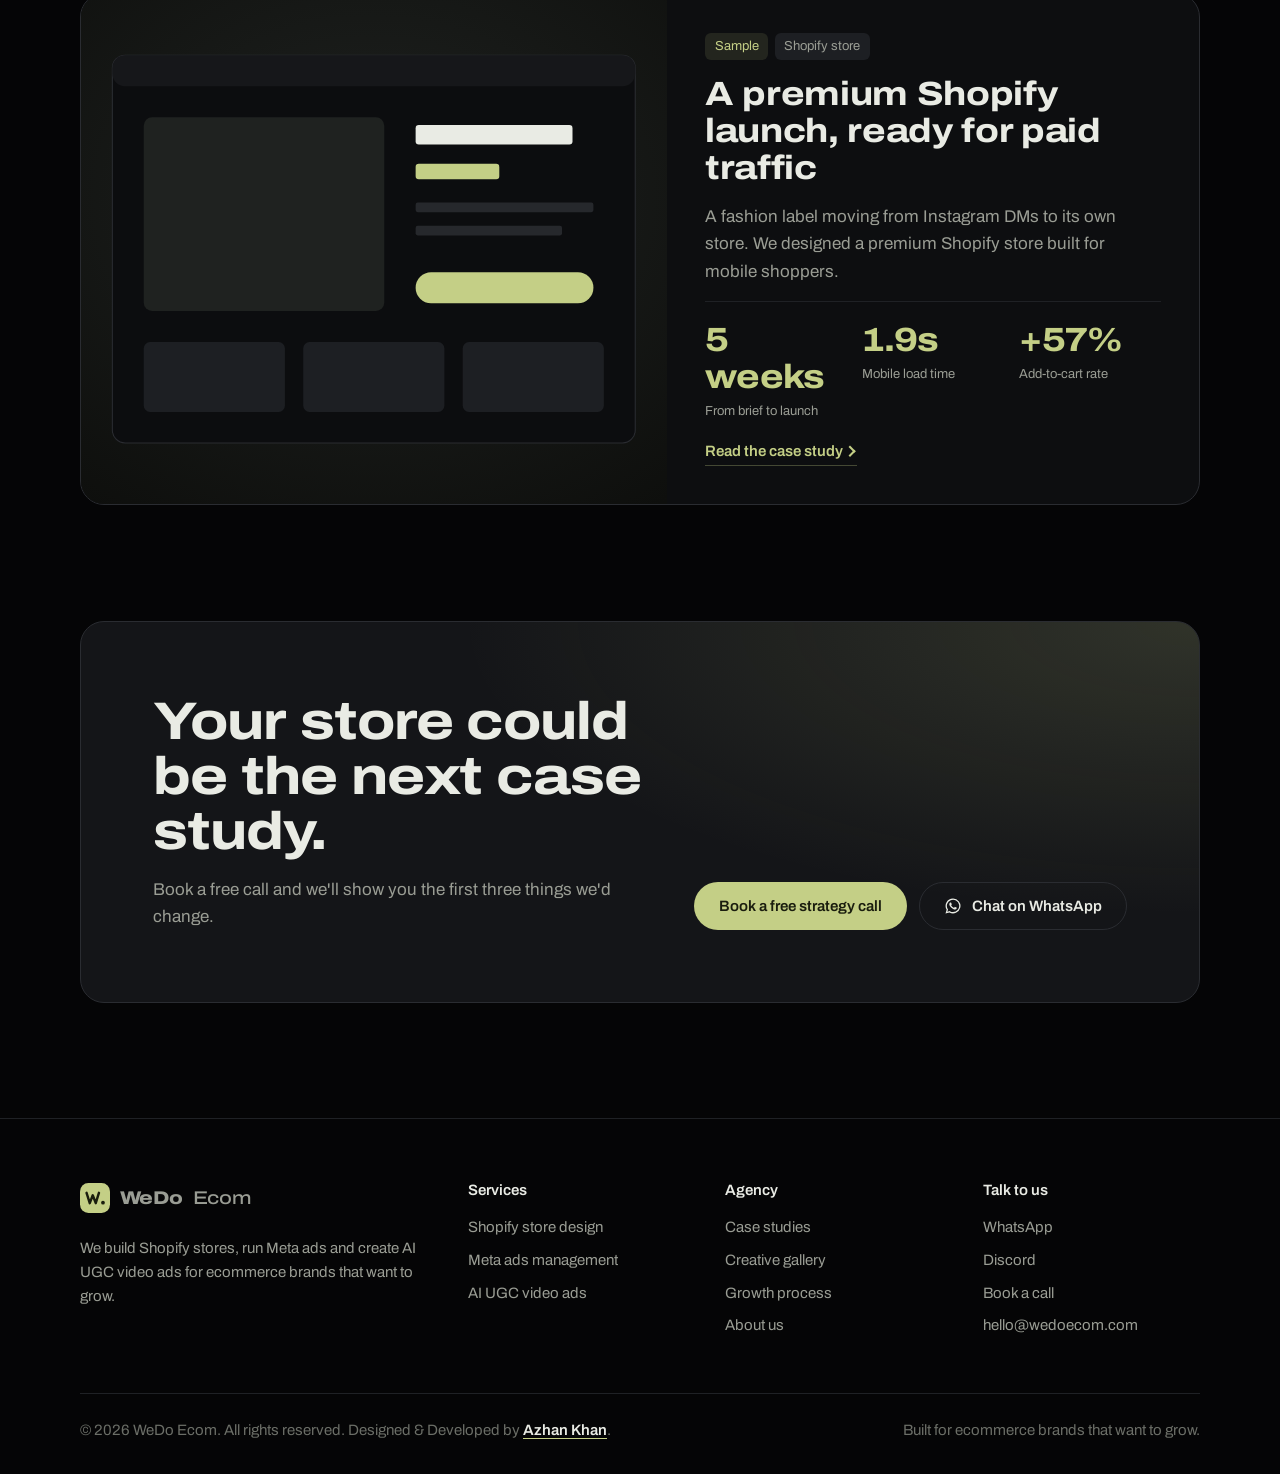
<file: case-studies.html>
<!DOCTYPE html>
<html lang="en">
<head>
  <meta charset="utf-8">
  <meta name="viewport" content="width=device-width, initial-scale=1">
  <title>Case Studies and Results | WeDo Ecom</title>
  <meta name="description" content="See how WeDo Ecom helps ecommerce brands grow with better Shopify stores, Meta ads and AI UGC video ads.">
  <link rel="canonical" href="https://wedo-ecom.vercel.app/case-studies.html">
  <meta property="og:title" content="Case Studies and Results | WeDo Ecom">
  <meta property="og:description" content="See how WeDo Ecom helps ecommerce brands grow with better Shopify stores, Meta ads and AI UGC video ads.">
  <meta property="og:image" content="https://wedo-ecom.vercel.app/assets/img/og-image.png">
  <meta name="theme-color" content="#050506">
  <link rel="icon" href="assets/img/favicon.svg" type="image/svg+xml">
  <link rel="manifest" href="site.webmanifest">
  <link rel="preconnect" href="https://fonts.googleapis.com">
  <link rel="preconnect" href="https://fonts.gstatic.com" crossorigin>
  <link href="https://fonts.googleapis.com/css2?family=Archivo:wdth,wght@62..125,100..900&display=swap" rel="stylesheet">
  <link rel="stylesheet" href="assets/css/main.css">
  <link rel="stylesheet" href="assets/css/fx.css">
</head>
<body data-page="cases">
  <a class="skip-link" href="#main">Skip to content</a>
  <header id="site-header"></header>

  <main id="main">
    <section class="page-intro wrap">
      <h1>Real work. Real results.</h1>
      <p>Every project starts with a problem. Here's how we solved it, what we did, and what changed for the brand.</p>
    </section>

    <section class="section wrap" style="padding-top:0">
      <div class="page-toolbar">
        <div class="case-filters" role="group" aria-label="Filter case studies by service"></div>
        <a class="studio-pill" href="studio.html#cases">+ Add or manage case studies</a>
      </div>
      <div class="case-list" data-case-list></div>
    </section>
    <section class="section">
      <div class="wrap">
        <div class="cta-band">
          <div>
            <h2>Your store could be the next case study.</h2>
            <p>Book a free call and we'll show you the first three things we'd change.</p>
          </div>
          <div class="btn-row">
            <a class="btn btn--primary" data-link="booking">Book a free strategy call</a>
            <a class="btn btn--ghost" data-link="whatsapp"><span data-icon="whatsapp" style="display:contents"></span>Chat on WhatsApp</a>
          </div>
        </div>
      </div>
    </section>
  </main>

  <footer id="site-footer"></footer>

  <script src="assets/js/config.js"></script>
  <script src="assets/js/data/packages.js"></script>
  <script src="assets/js/data/case-studies.js"></script>
  <script src="assets/js/data/gallery.js"></script>
  <script src="assets/js/store.js"></script>
  <script src="assets/js/main.js"></script>
  <script src="assets/js/fx.js"></script>
</body>
</html>
</file>
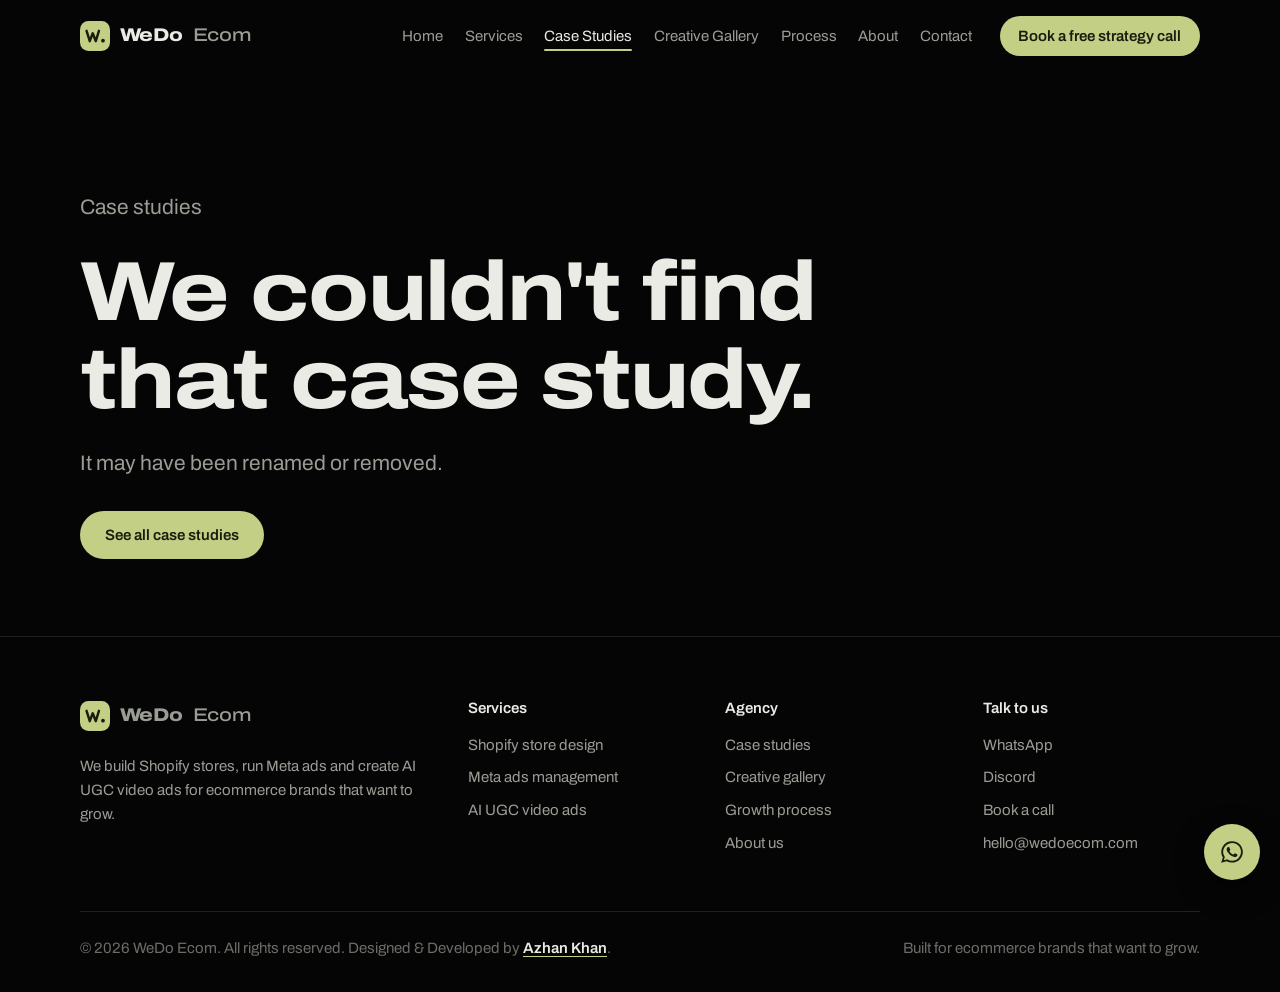
<file: case-study.html>
<!DOCTYPE html>
<html lang="en">
<head>
  <meta charset="utf-8">
  <meta name="viewport" content="width=device-width, initial-scale=1">
  <title>Case Study | WeDo Ecom</title>
  <meta name="description" content="A WeDo Ecom client case study: the challenge, our strategy, the services we used and the results.">
  <link rel="canonical" href="https://wedo-ecom.vercel.app/case-study.html">
  <meta property="og:title" content="Case Study | WeDo Ecom">
  <meta property="og:description" content="A WeDo Ecom client case study: the challenge, our strategy, the services we used and the results.">
  <meta property="og:image" content="https://wedo-ecom.vercel.app/assets/img/og-image.png">
  <meta name="theme-color" content="#050506">
  <link rel="icon" href="assets/img/favicon.svg" type="image/svg+xml">
  <link rel="manifest" href="site.webmanifest">
  <link rel="preconnect" href="https://fonts.googleapis.com">
  <link rel="preconnect" href="https://fonts.gstatic.com" crossorigin>
  <link href="https://fonts.googleapis.com/css2?family=Archivo:wdth,wght@62..125,100..900&display=swap" rel="stylesheet">
  <link rel="stylesheet" href="assets/css/main.css">
  <link rel="stylesheet" href="assets/css/fx.css">
</head>
<body data-page="case">
  <a class="skip-link" href="#main">Skip to content</a>
  <header id="site-header"></header>

  <main id="main">
    <div data-case-detail>
      <section class="page-intro wrap"><p class="muted">Loading case study…</p></section>
    </div>
  </main>

  <footer id="site-footer"></footer>

  <script src="assets/js/config.js"></script>
  <script src="assets/js/data/packages.js"></script>
  <script src="assets/js/data/case-studies.js"></script>
  <script src="assets/js/data/gallery.js"></script>
  <script src="assets/js/store.js"></script>
  <script src="assets/js/main.js"></script>
  <script src="assets/js/fx.js"></script>
</body>
</html>
</file>
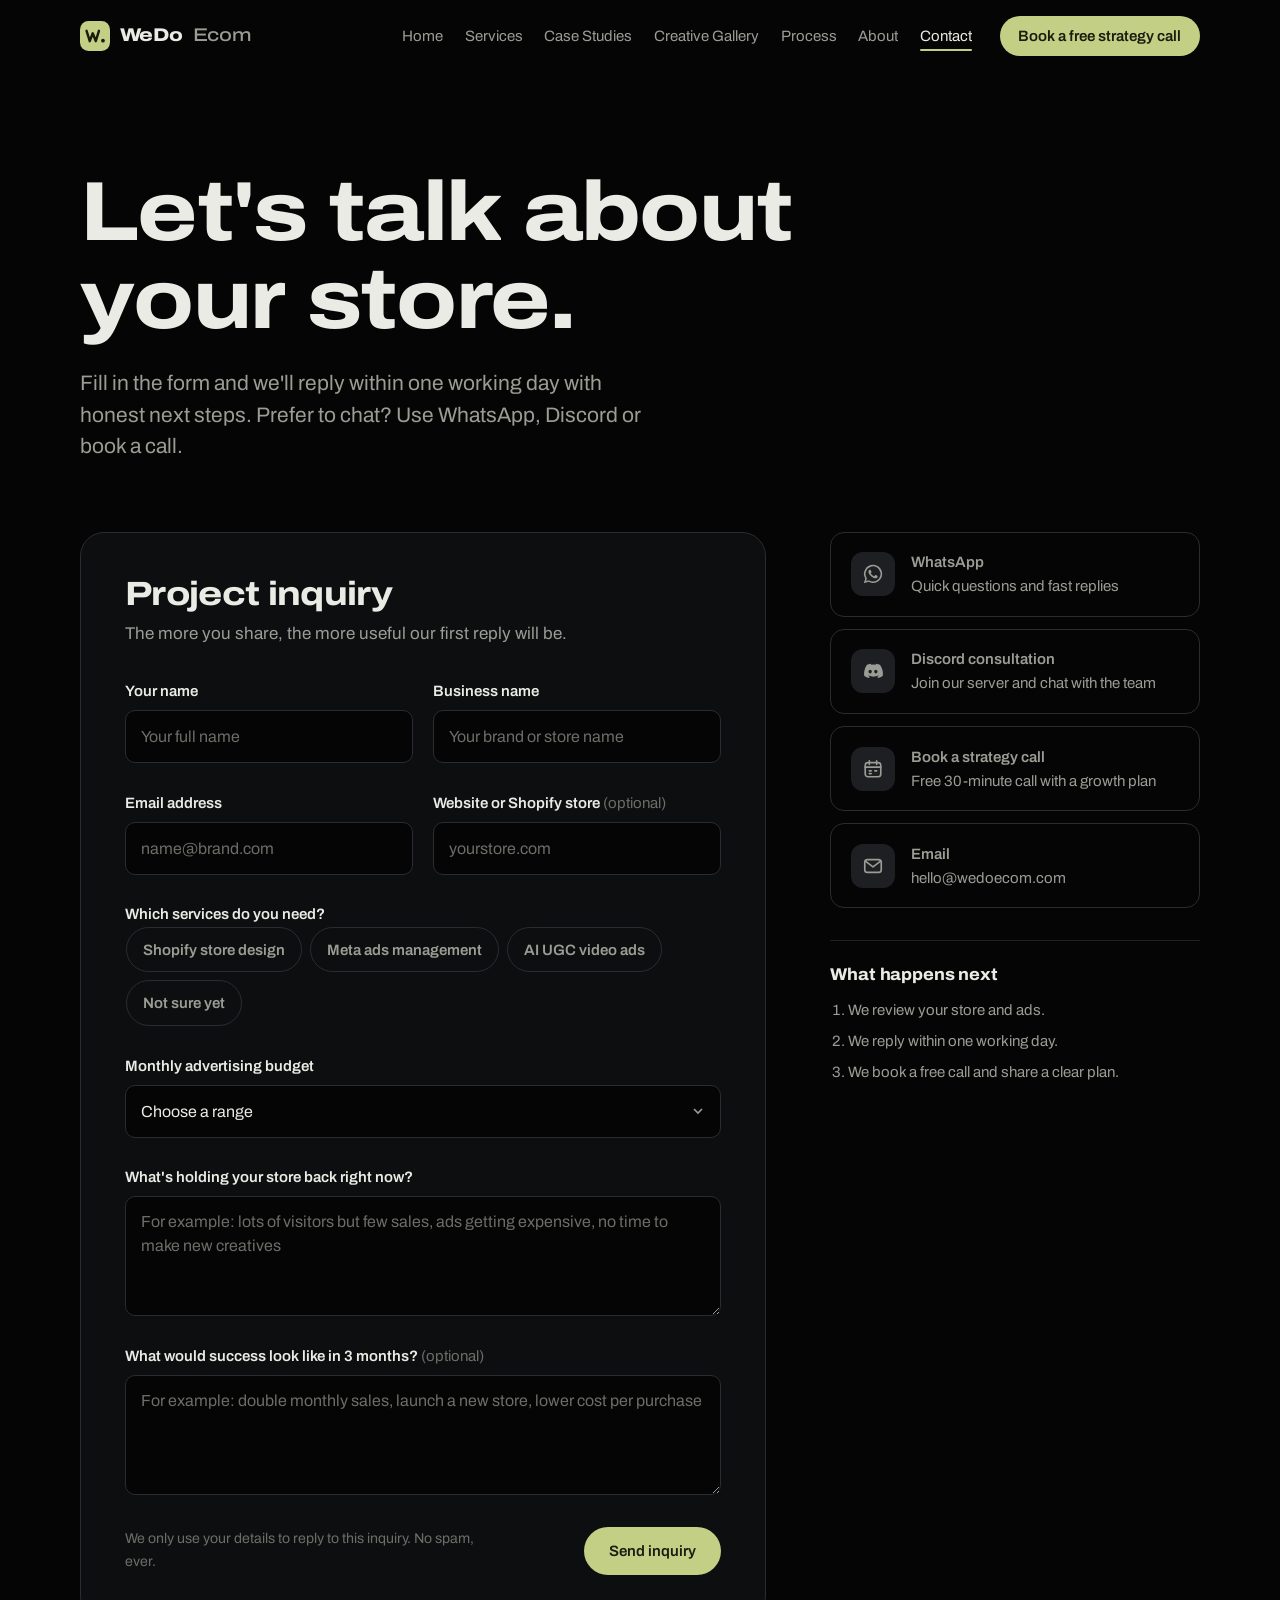
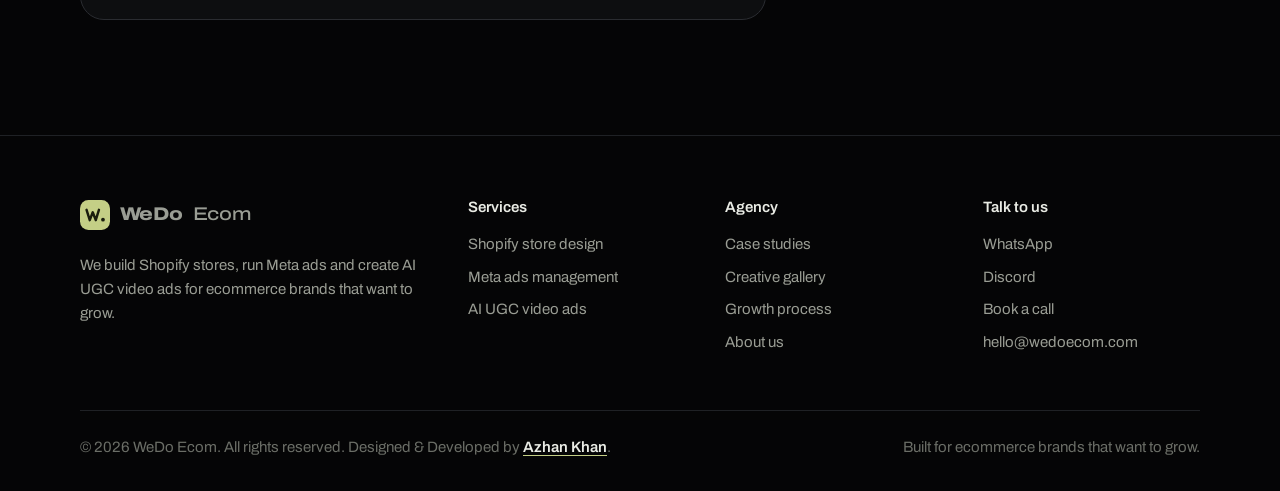
<file: contact.html>
<!DOCTYPE html>
<html lang="en">
<head>
  <meta charset="utf-8">
  <meta name="viewport" content="width=device-width, initial-scale=1">
  <title>Contact Us | WeDo Ecom</title>
  <meta name="description" content="Tell WeDo Ecom about your store. Send an inquiry, chat on WhatsApp or Discord, or book a free strategy call.">
  <link rel="canonical" href="https://wedo-ecom.vercel.app/contact.html">
  <meta property="og:title" content="Contact Us | WeDo Ecom">
  <meta property="og:description" content="Tell WeDo Ecom about your store. Send an inquiry, chat on WhatsApp or Discord, or book a free strategy call.">
  <meta property="og:image" content="https://wedo-ecom.vercel.app/assets/img/og-image.png">
  <meta name="theme-color" content="#050506">
  <link rel="icon" href="assets/img/favicon.svg" type="image/svg+xml">
  <link rel="manifest" href="site.webmanifest">
  <link rel="preconnect" href="https://fonts.googleapis.com">
  <link rel="preconnect" href="https://fonts.gstatic.com" crossorigin>
  <link href="https://fonts.googleapis.com/css2?family=Archivo:wdth,wght@62..125,100..900&display=swap" rel="stylesheet">
  <link rel="stylesheet" href="assets/css/main.css">
  <link rel="stylesheet" href="assets/css/fx.css">
</head>
<body data-page="contact">
  <a class="skip-link" href="#main">Skip to content</a>
  <header id="site-header"></header>

  <main id="main">
    <section class="page-intro wrap" style="padding-bottom:3rem">
      <h1>Let's talk about your store.</h1>
      <p>Fill in the form and we'll reply within one working day with honest next steps. Prefer to chat? Use WhatsApp, Discord or book a call.</p>
    </section>

    <section class="section wrap" style="padding-top:0" id="inquiry">
      <div class="contact-grid">
        <form class="form-card" id="inquiry-form" novalidate>
          <h2>Project inquiry</h2>
          <p>The more you share, the more useful our first reply will be.</p>
          <div class="form-grid">
            <div class="field" data-field="name">
              <label for="f-name">Your name</label>
              <input id="f-name" name="name" type="text" autocomplete="name" placeholder="Your full name" required>
              <span class="field-error" aria-live="polite"></span>
            </div>
            <div class="field" data-field="business">
              <label for="f-business">Business name</label>
              <input id="f-business" name="business" type="text" autocomplete="organization" placeholder="Your brand or store name" required>
              <span class="field-error" aria-live="polite"></span>
            </div>
            <div class="field" data-field="email">
              <label for="f-email">Email address</label>
              <input id="f-email" name="email" type="email" autocomplete="email" placeholder="name@brand.com" required>
              <span class="field-error" aria-live="polite"></span>
            </div>
            <div class="field" data-field="website">
              <label for="f-website">Website or Shopify store <span class="opt">(optional)</span></label>
              <input id="f-website" name="website" type="text" inputmode="url" autocomplete="url" placeholder="yourstore.com">
              <span class="field-error" aria-live="polite"></span>
            </div>
            <fieldset class="field full" data-field="services">
              <legend>Which services do you need?</legend>
              <div class="check-group">
                <label class="check-pill"><input type="checkbox" name="services" value="shopify" data-label="Shopify Store Design"><span>Shopify store design</span></label>
                <label class="check-pill"><input type="checkbox" name="services" value="meta-ads" data-label="Meta Ads Management"><span>Meta ads management</span></label>
                <label class="check-pill"><input type="checkbox" name="services" value="ai-ugc" data-label="AI UGC Video Ads"><span>AI UGC video ads</span></label>
                <label class="check-pill"><input type="checkbox" name="services" value="unsure" data-label="Not sure yet"><span>Not sure yet</span></label>
              </div>
              <span class="field-error" aria-live="polite"></span>
            </fieldset>
            <div class="field full" data-field="budget">
              <label for="f-budget">Monthly advertising budget</label>
              <select id="f-budget" name="budget" required>
                <option value="">Choose a range</option>
                <option>Not running ads yet</option>
                <option>Under $500</option>
                <option>$500 to $2,000</option>
                <option>$2,000 to $5,000</option>
                <option>$5,000 to $10,000</option>
                <option>$10,000+</option>
              </select>
              <span class="field-error" aria-live="polite"></span>
            </div>
            <div class="field full" data-field="challenges">
              <label for="f-challenges">What's holding your store back right now?</label>
              <textarea id="f-challenges" name="challenges" placeholder="For example: lots of visitors but few sales, ads getting expensive, no time to make new creatives" required></textarea>
              <span class="field-error" aria-live="polite"></span>
            </div>
            <div class="field full" data-field="goals">
              <label for="f-goals">What would success look like in 3 months? <span class="opt">(optional)</span></label>
              <textarea id="f-goals" name="goals" placeholder="For example: double monthly sales, launch a new store, lower cost per purchase"></textarea>
            </div>
            <label class="hp" aria-hidden="true">Leave this empty <input name="company_site" tabindex="-1" autocomplete="off"></label>
          </div>
          <div class="form-foot">
            <small>We only use your details to reply to this inquiry. No spam, ever.</small>
            <button class="btn btn--primary" type="submit">Send inquiry</button>
          </div>
          <div class="form-status" role="status" tabindex="-1"></div>
        </form>

        <aside>
          <div class="channels">
            <a class="channel" data-link="whatsapp"><span class="channel-icon" data-icon="whatsapp"></span><span><b>WhatsApp</b><span>Quick questions and fast replies</span></span></a>
            <a class="channel" data-link="discord"><span class="channel-icon" data-icon="discord"></span><span><b>Discord consultation</b><span>Join our server and chat with the team</span></span></a>
            <a class="channel" data-link="booking"><span class="channel-icon" data-icon="calendar"></span><span><b>Book a strategy call</b><span>Free 30-minute call with a growth plan</span></span></a>
            <a class="channel" data-link="email"><span class="channel-icon" data-icon="mail"></span><span><b>Email</b><span data-email></span></span></a>
          </div>
          <div class="aside-note">
            <h3>What happens next</h3>
            <ol>
              <li>We review your store and ads.</li>
              <li>We reply within one working day.</li>
              <li>We book a free call and share a clear plan.</li>
            </ol>
          </div>
        </aside>
      </div>
    </section>
  </main>

  <footer id="site-footer"></footer>

  <script src="assets/js/config.js"></script>
  <script src="assets/js/data/packages.js"></script>
  <script src="assets/js/data/case-studies.js"></script>
  <script src="assets/js/data/gallery.js"></script>
  <script src="assets/js/store.js"></script>
  <script src="assets/js/main.js"></script>
  <script src="assets/js/fx.js"></script>
</body>
</html>
</file>
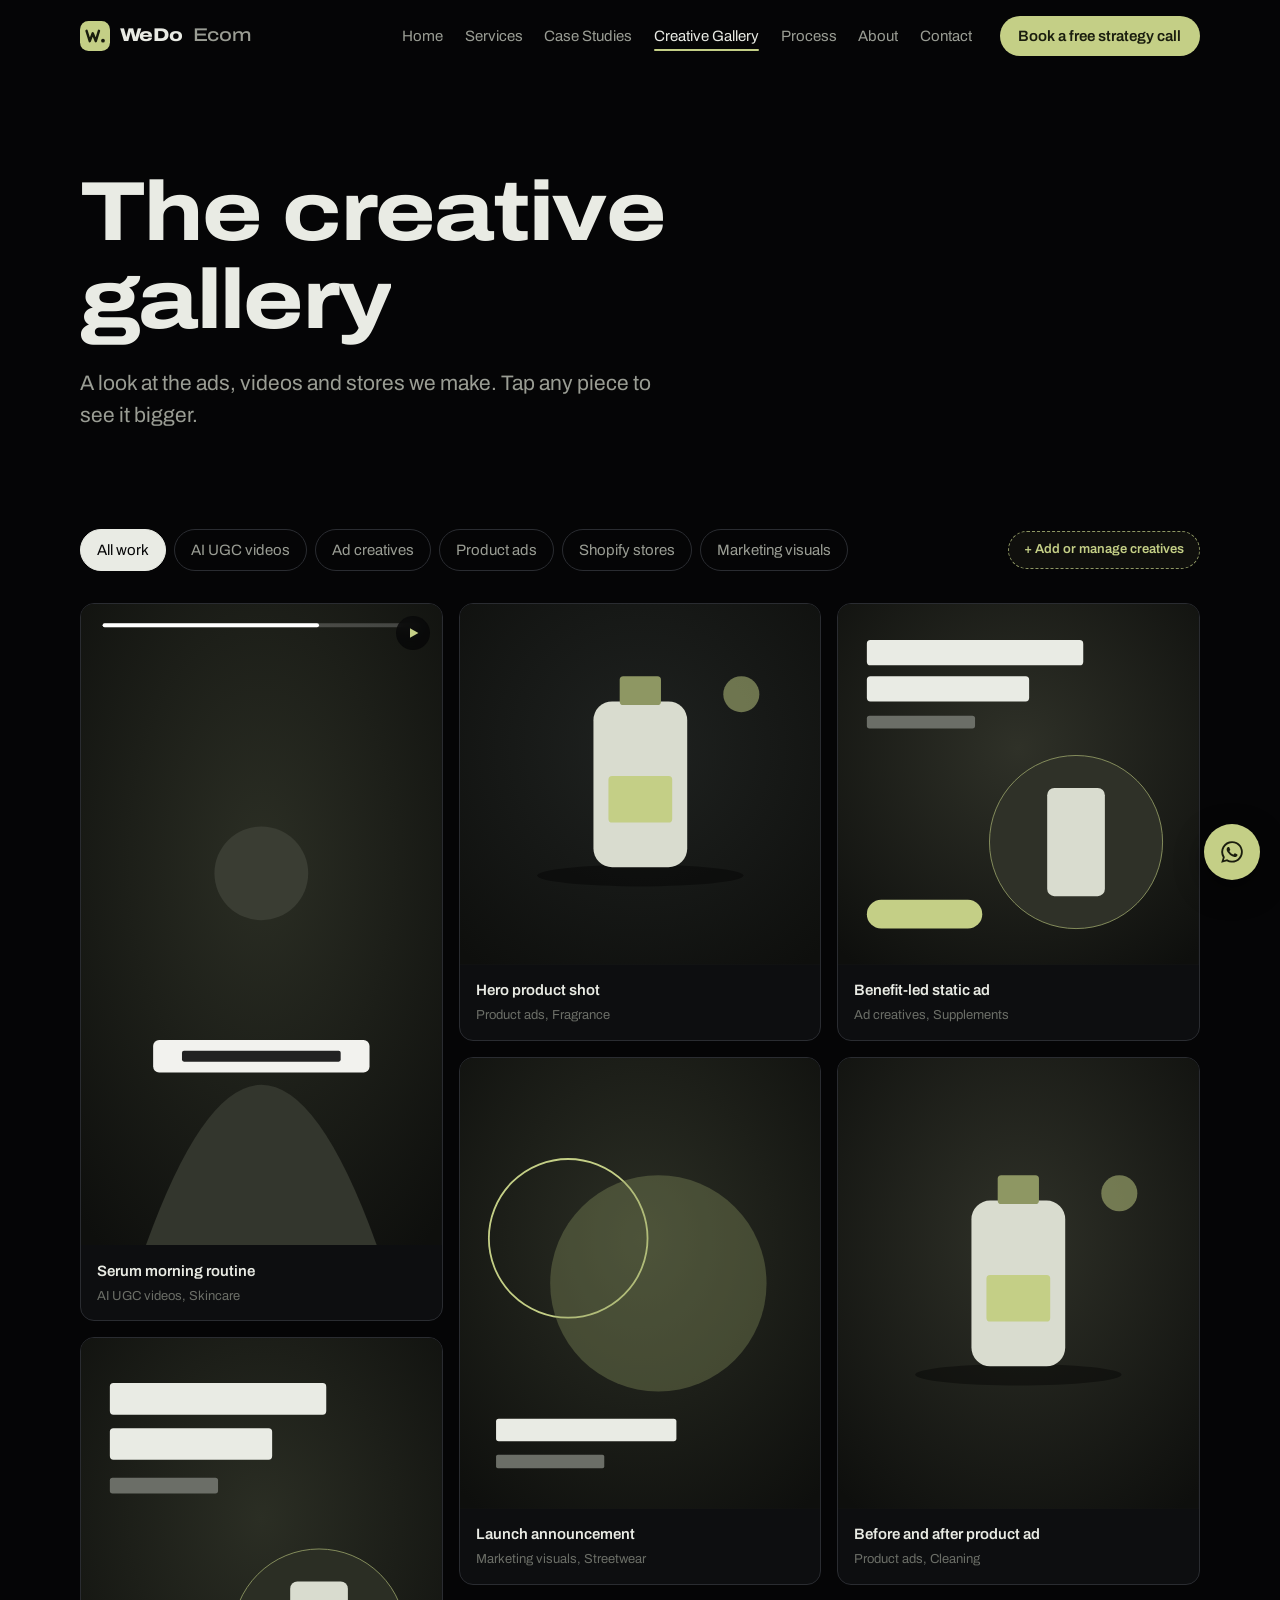
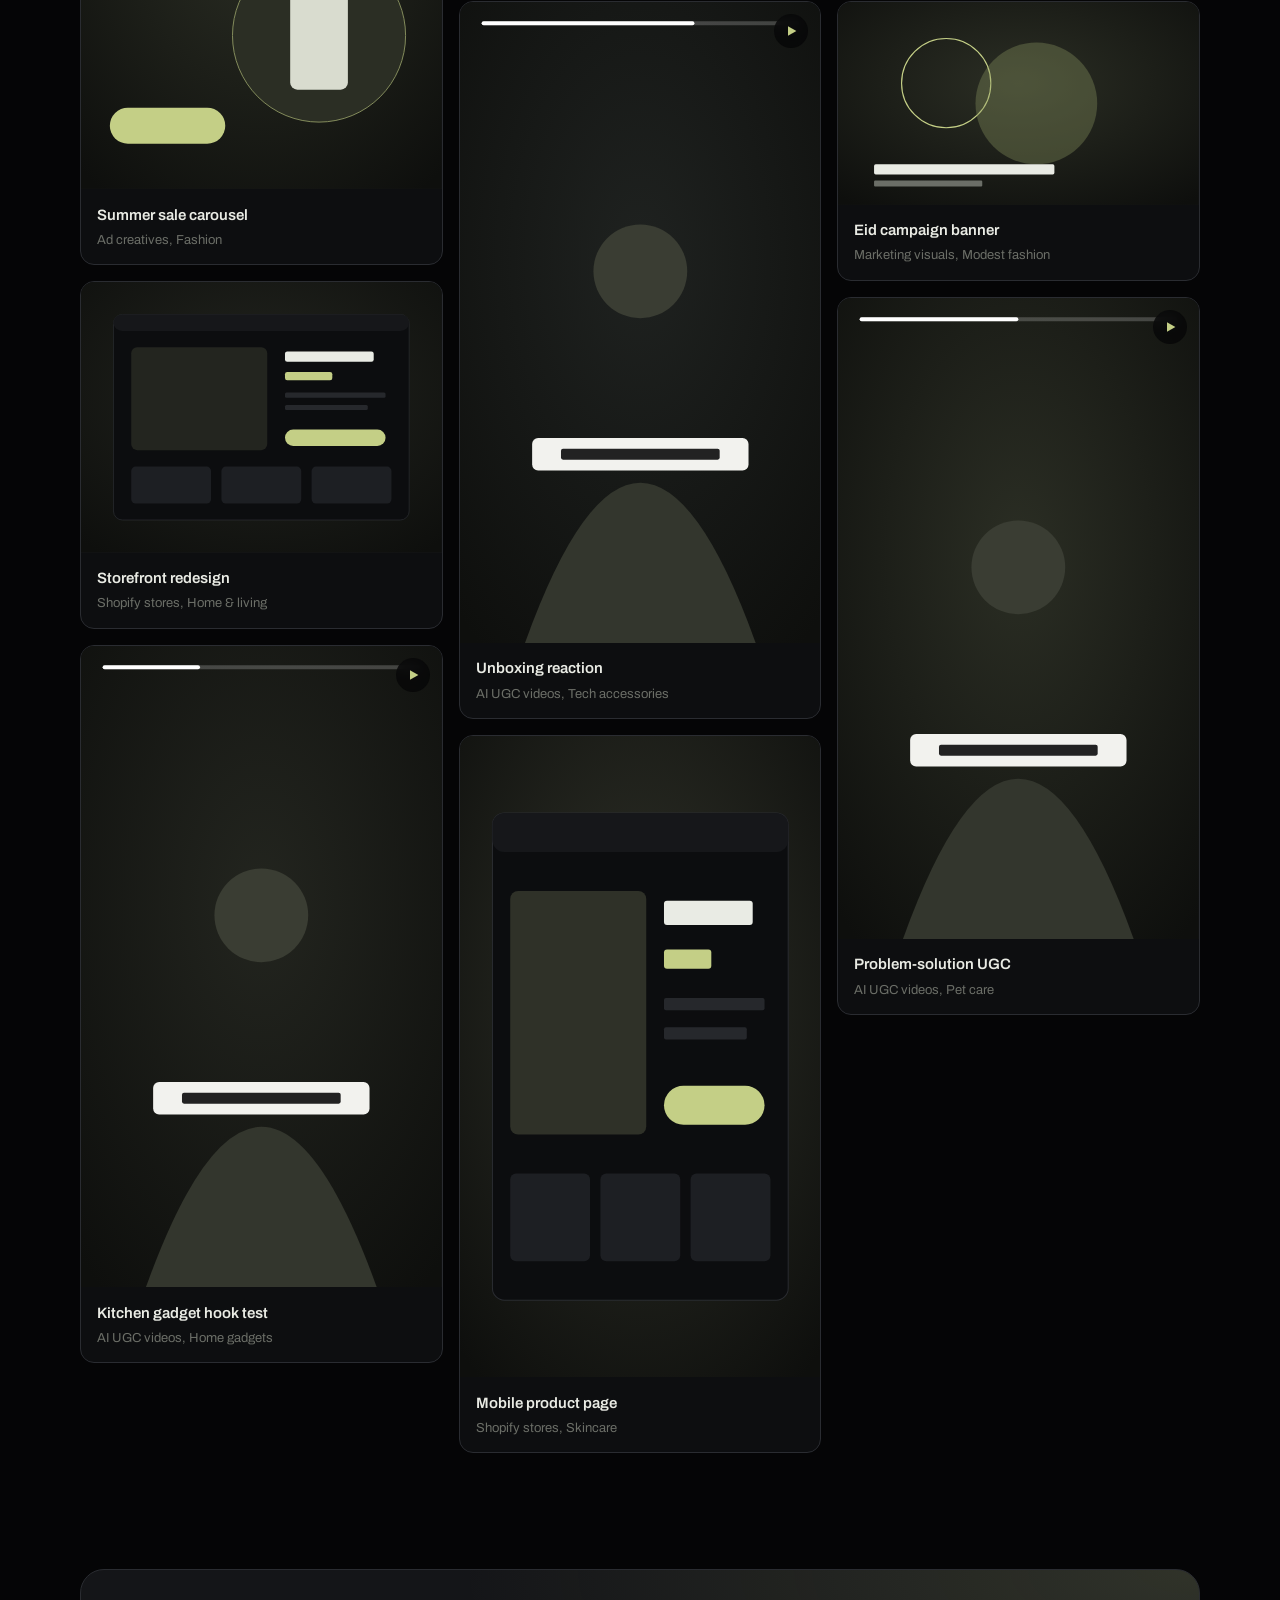
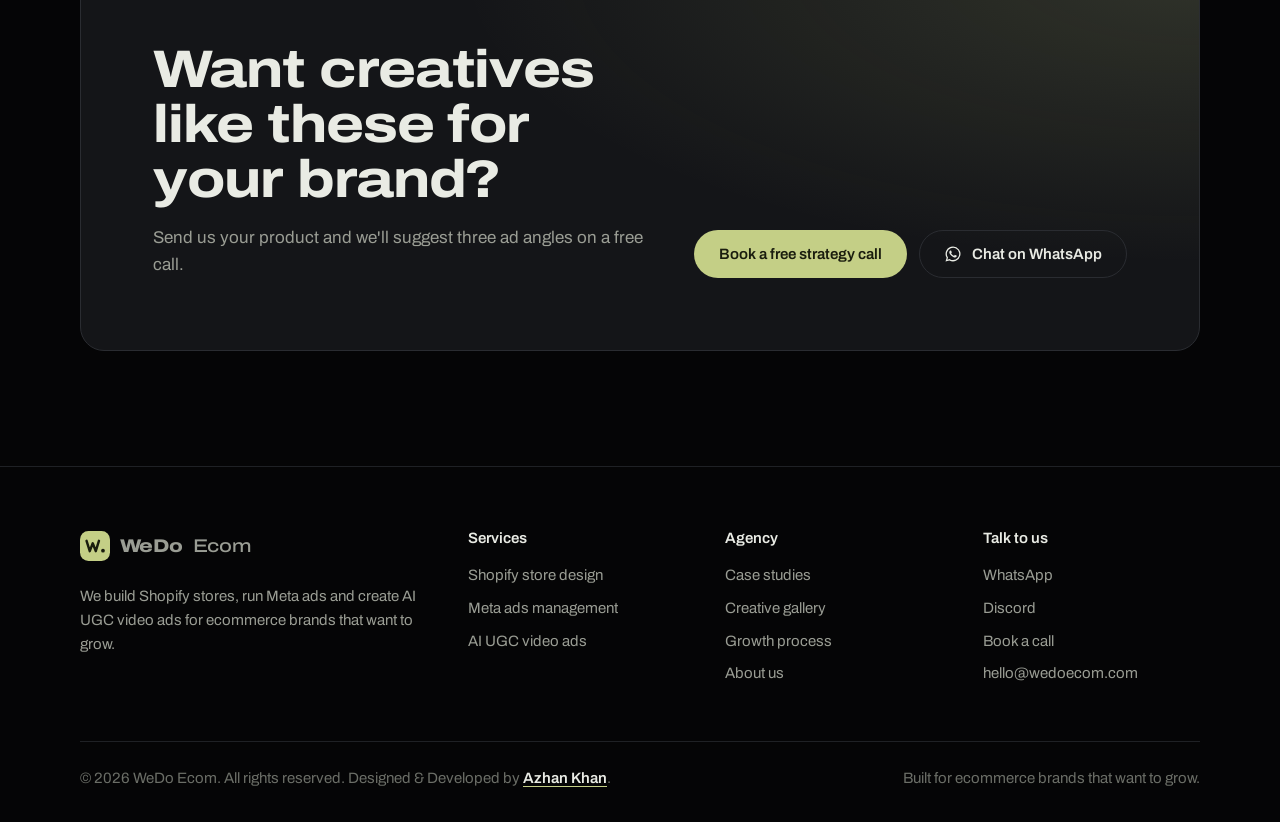
<file: gallery.html>
<!DOCTYPE html>
<html lang="en">
<head>
  <meta charset="utf-8">
  <meta name="viewport" content="width=device-width, initial-scale=1">
  <title>Creative Gallery | WeDo Ecom</title>
  <meta name="description" content="AI UGC video ads, ad creatives, product ads, Shopify store designs and marketing visuals made by WeDo Ecom.">
  <link rel="canonical" href="https://wedo-ecom.vercel.app/gallery.html">
  <meta property="og:title" content="Creative Gallery | WeDo Ecom">
  <meta property="og:description" content="AI UGC video ads, ad creatives, product ads, Shopify store designs and marketing visuals made by WeDo Ecom.">
  <meta property="og:image" content="https://wedo-ecom.vercel.app/assets/img/og-image.png">
  <meta name="theme-color" content="#050506">
  <link rel="icon" href="assets/img/favicon.svg" type="image/svg+xml">
  <link rel="manifest" href="site.webmanifest">
  <link rel="preconnect" href="https://fonts.googleapis.com">
  <link rel="preconnect" href="https://fonts.gstatic.com" crossorigin>
  <link href="https://fonts.googleapis.com/css2?family=Archivo:wdth,wght@62..125,100..900&display=swap" rel="stylesheet">
  <link rel="stylesheet" href="assets/css/main.css">
  <link rel="stylesheet" href="assets/css/fx.css">
</head>
<body data-page="gallery">
  <a class="skip-link" href="#main">Skip to content</a>
  <header id="site-header"></header>

  <main id="main">
    <section class="page-intro wrap">
      <h1>The creative gallery</h1>
      <p>A look at the ads, videos and stores we make. Tap any piece to see it bigger.</p>
    </section>

    <section class="section wrap" style="padding-top:0">
      <div class="page-toolbar">
        <div class="gallery-filters" role="group" aria-label="Filter the gallery"></div>
        <a class="studio-pill" href="studio.html#gallery">+ Add or manage creatives</a>
      </div>
      <div class="gallery-grid" data-gallery></div>
    </section>
    <section class="section">
      <div class="wrap">
        <div class="cta-band">
          <div>
            <h2>Want creatives like these for your brand?</h2>
            <p>Send us your product and we'll suggest three ad angles on a free call.</p>
          </div>
          <div class="btn-row">
            <a class="btn btn--primary" data-link="booking">Book a free strategy call</a>
            <a class="btn btn--ghost" data-link="whatsapp"><span data-icon="whatsapp" style="display:contents"></span>Chat on WhatsApp</a>
          </div>
        </div>
      </div>
    </section>
  </main>

  <footer id="site-footer"></footer>

  <script src="assets/js/config.js"></script>
  <script src="assets/js/data/packages.js"></script>
  <script src="assets/js/data/case-studies.js"></script>
  <script src="assets/js/data/gallery.js"></script>
  <script src="assets/js/store.js"></script>
  <script src="assets/js/main.js"></script>
  <script src="assets/js/fx.js"></script>
</body>
</html>
</file>
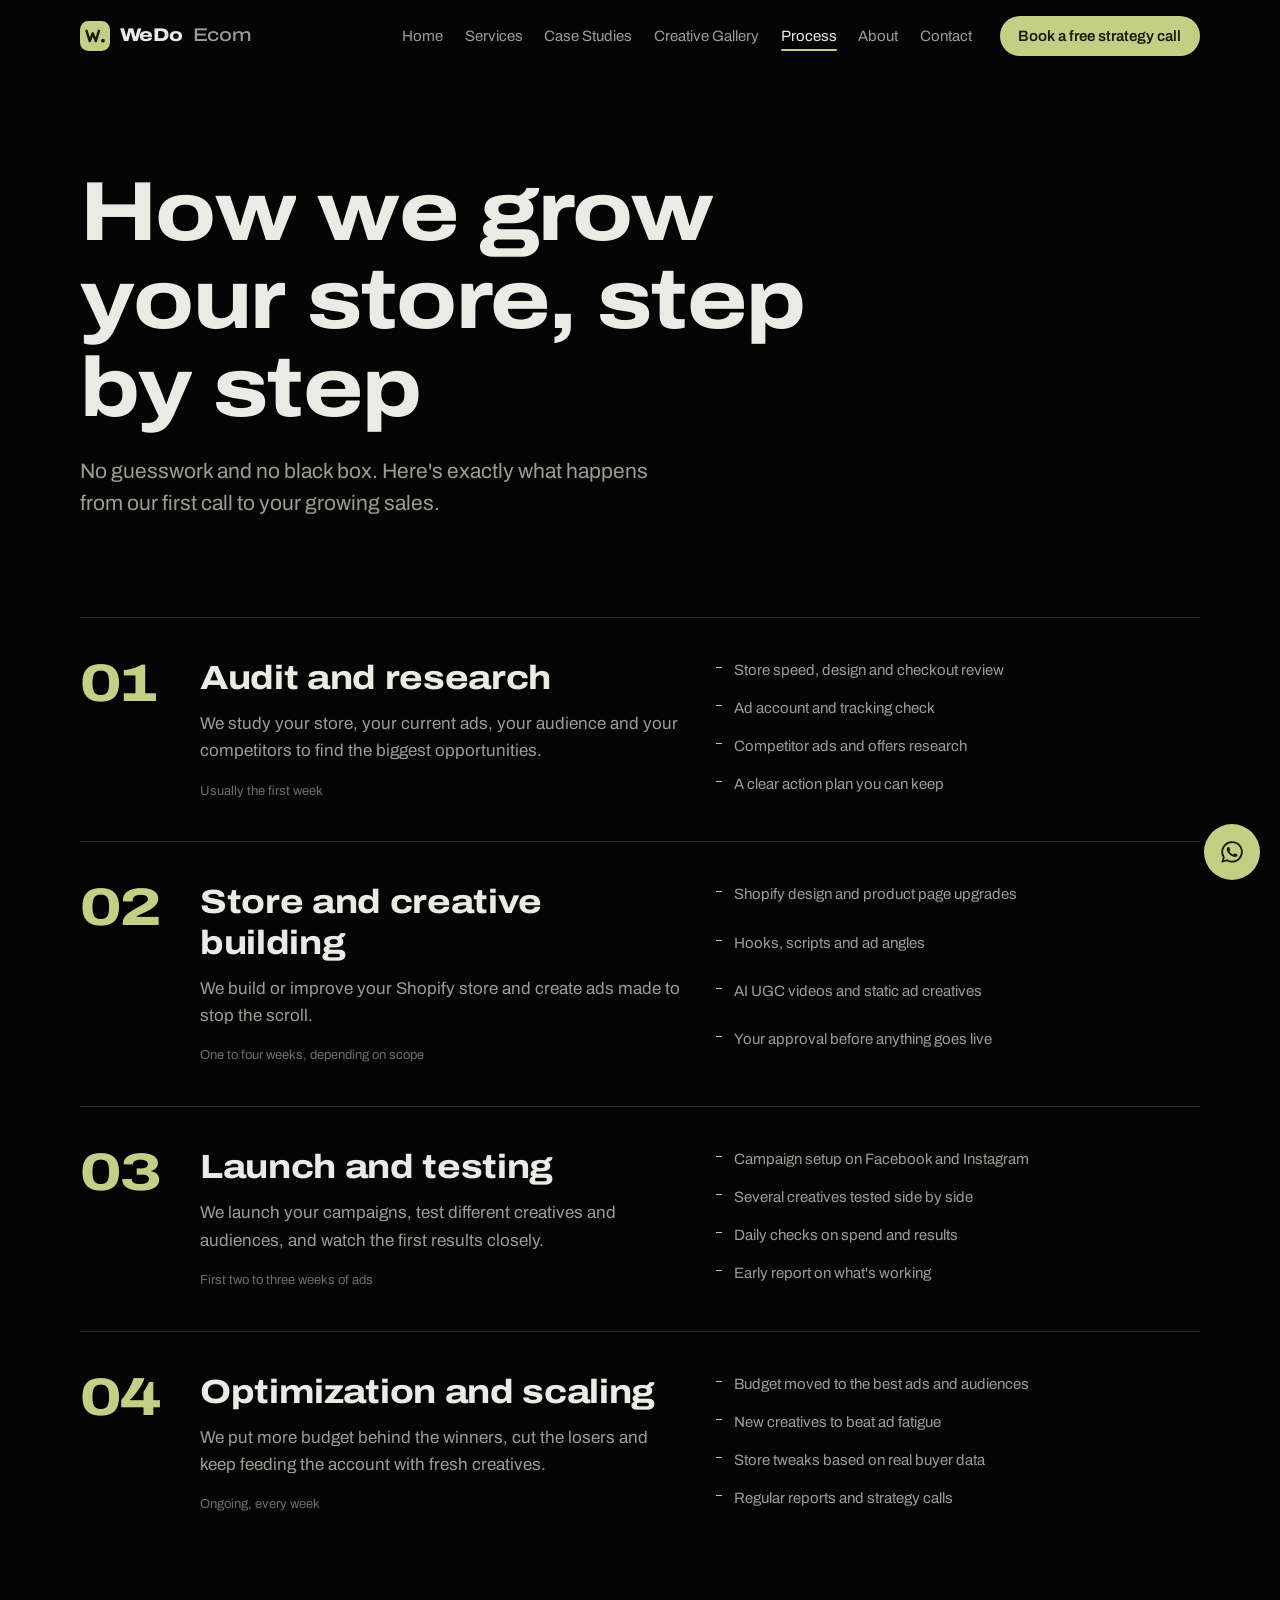
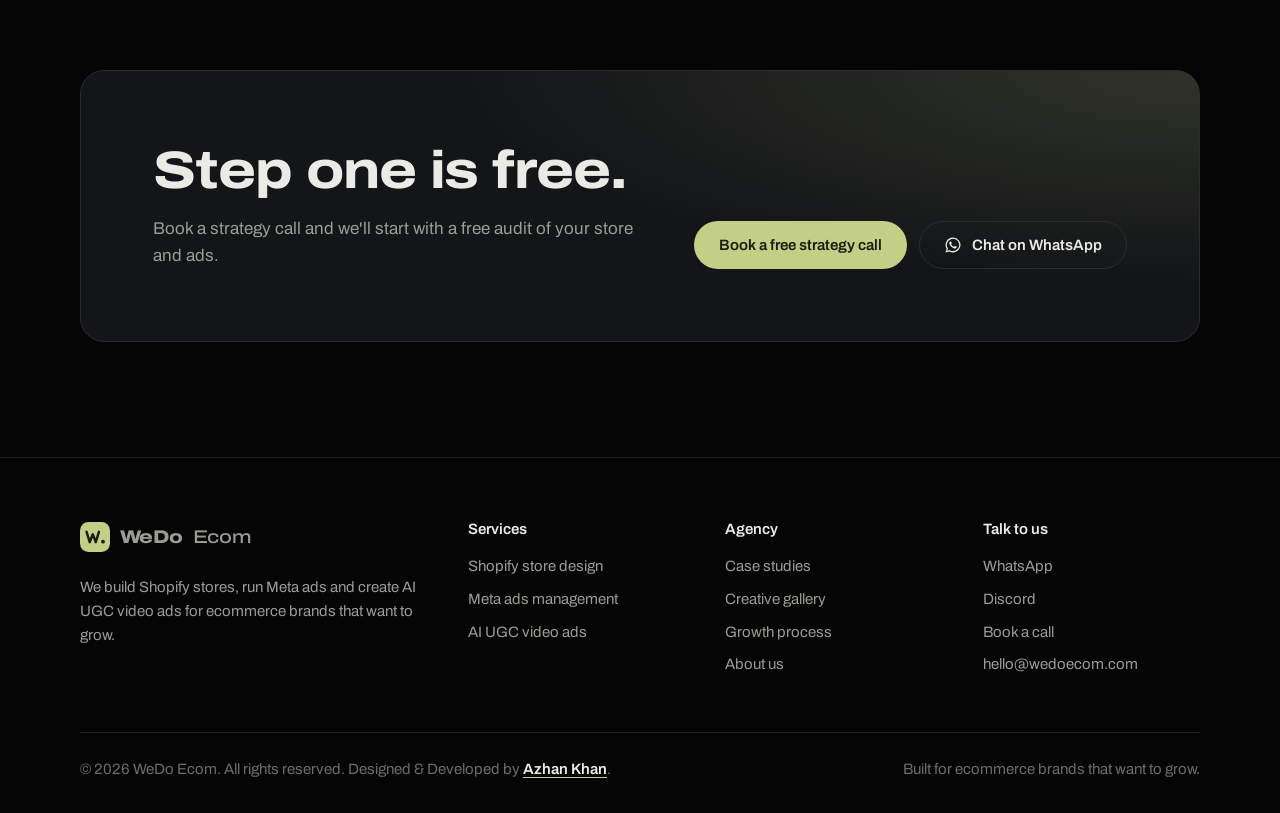
<file: process.html>
<!DOCTYPE html>
<html lang="en">
<head>
  <meta charset="utf-8">
  <meta name="viewport" content="width=device-width, initial-scale=1">
  <title>Our Growth Process | WeDo Ecom</title>
  <meta name="description" content="How WeDo Ecom works: audit and research, store and creative building, launch and testing, then optimization and scaling.">
  <link rel="canonical" href="https://wedo-ecom.vercel.app/process.html">
  <meta property="og:title" content="Our Growth Process | WeDo Ecom">
  <meta property="og:description" content="How WeDo Ecom works: audit and research, store and creative building, launch and testing, then optimization and scaling.">
  <meta property="og:image" content="https://wedo-ecom.vercel.app/assets/img/og-image.png">
  <meta name="theme-color" content="#050506">
  <link rel="icon" href="assets/img/favicon.svg" type="image/svg+xml">
  <link rel="manifest" href="site.webmanifest">
  <link rel="preconnect" href="https://fonts.googleapis.com">
  <link rel="preconnect" href="https://fonts.gstatic.com" crossorigin>
  <link href="https://fonts.googleapis.com/css2?family=Archivo:wdth,wght@62..125,100..900&display=swap" rel="stylesheet">
  <link rel="stylesheet" href="assets/css/main.css">
  <link rel="stylesheet" href="assets/css/fx.css">
</head>
<body data-page="process">
  <a class="skip-link" href="#main">Skip to content</a>
  <header id="site-header"></header>

  <main id="main">
    <section class="page-intro wrap">
      <h1>How we grow your store, step by step</h1>
      <p>No guesswork and no black box. Here's exactly what happens from our first call to your growing sales.</p>
    </section>

    <section class="section wrap" style="padding-top:0">
      <ol class="process">
        <li class="step">
          <span class="step-num">01</span>
          <div>
            <h3>Audit and research</h3>
            <p>We study your store, your current ads, your audience and your competitors to find the biggest opportunities.</p>
            <p class="when">Usually the first week</p>
          </div>
          <ul>
            <li>Store speed, design and checkout review</li>
            <li>Ad account and tracking check</li>
            <li>Competitor ads and offers research</li>
            <li>A clear action plan you can keep</li>
          </ul>
        </li>
        <li class="step">
          <span class="step-num">02</span>
          <div>
            <h3>Store and creative building</h3>
            <p>We build or improve your Shopify store and create ads made to stop the scroll.</p>
            <p class="when">One to four weeks, depending on scope</p>
          </div>
          <ul>
            <li>Shopify design and product page upgrades</li>
            <li>Hooks, scripts and ad angles</li>
            <li>AI UGC videos and static ad creatives</li>
            <li>Your approval before anything goes live</li>
          </ul>
        </li>
        <li class="step">
          <span class="step-num">03</span>
          <div>
            <h3>Launch and testing</h3>
            <p>We launch your campaigns, test different creatives and audiences, and watch the first results closely.</p>
            <p class="when">First two to three weeks of ads</p>
          </div>
          <ul>
            <li>Campaign setup on Facebook and Instagram</li>
            <li>Several creatives tested side by side</li>
            <li>Daily checks on spend and results</li>
            <li>Early report on what's working</li>
          </ul>
        </li>
        <li class="step">
          <span class="step-num">04</span>
          <div>
            <h3>Optimization and scaling</h3>
            <p>We put more budget behind the winners, cut the losers and keep feeding the account with fresh creatives.</p>
            <p class="when">Ongoing, every week</p>
          </div>
          <ul>
            <li>Budget moved to the best ads and audiences</li>
            <li>New creatives to beat ad fatigue</li>
            <li>Store tweaks based on real buyer data</li>
            <li>Regular reports and strategy calls</li>
          </ul>
        </li>
      </ol>
    </section>
    <section class="section">
      <div class="wrap">
        <div class="cta-band">
          <div>
            <h2>Step one is free.</h2>
            <p>Book a strategy call and we'll start with a free audit of your store and ads.</p>
          </div>
          <div class="btn-row">
            <a class="btn btn--primary" data-link="booking">Book a free strategy call</a>
            <a class="btn btn--ghost" data-link="whatsapp"><span data-icon="whatsapp" style="display:contents"></span>Chat on WhatsApp</a>
          </div>
        </div>
      </div>
    </section>
  </main>

  <footer id="site-footer"></footer>

  <script src="assets/js/config.js"></script>
  <script src="assets/js/data/packages.js"></script>
  <script src="assets/js/data/case-studies.js"></script>
  <script src="assets/js/data/gallery.js"></script>
  <script src="assets/js/store.js"></script>
  <script src="assets/js/main.js"></script>
  <script src="assets/js/fx.js"></script>
</body>
</html>
</file>
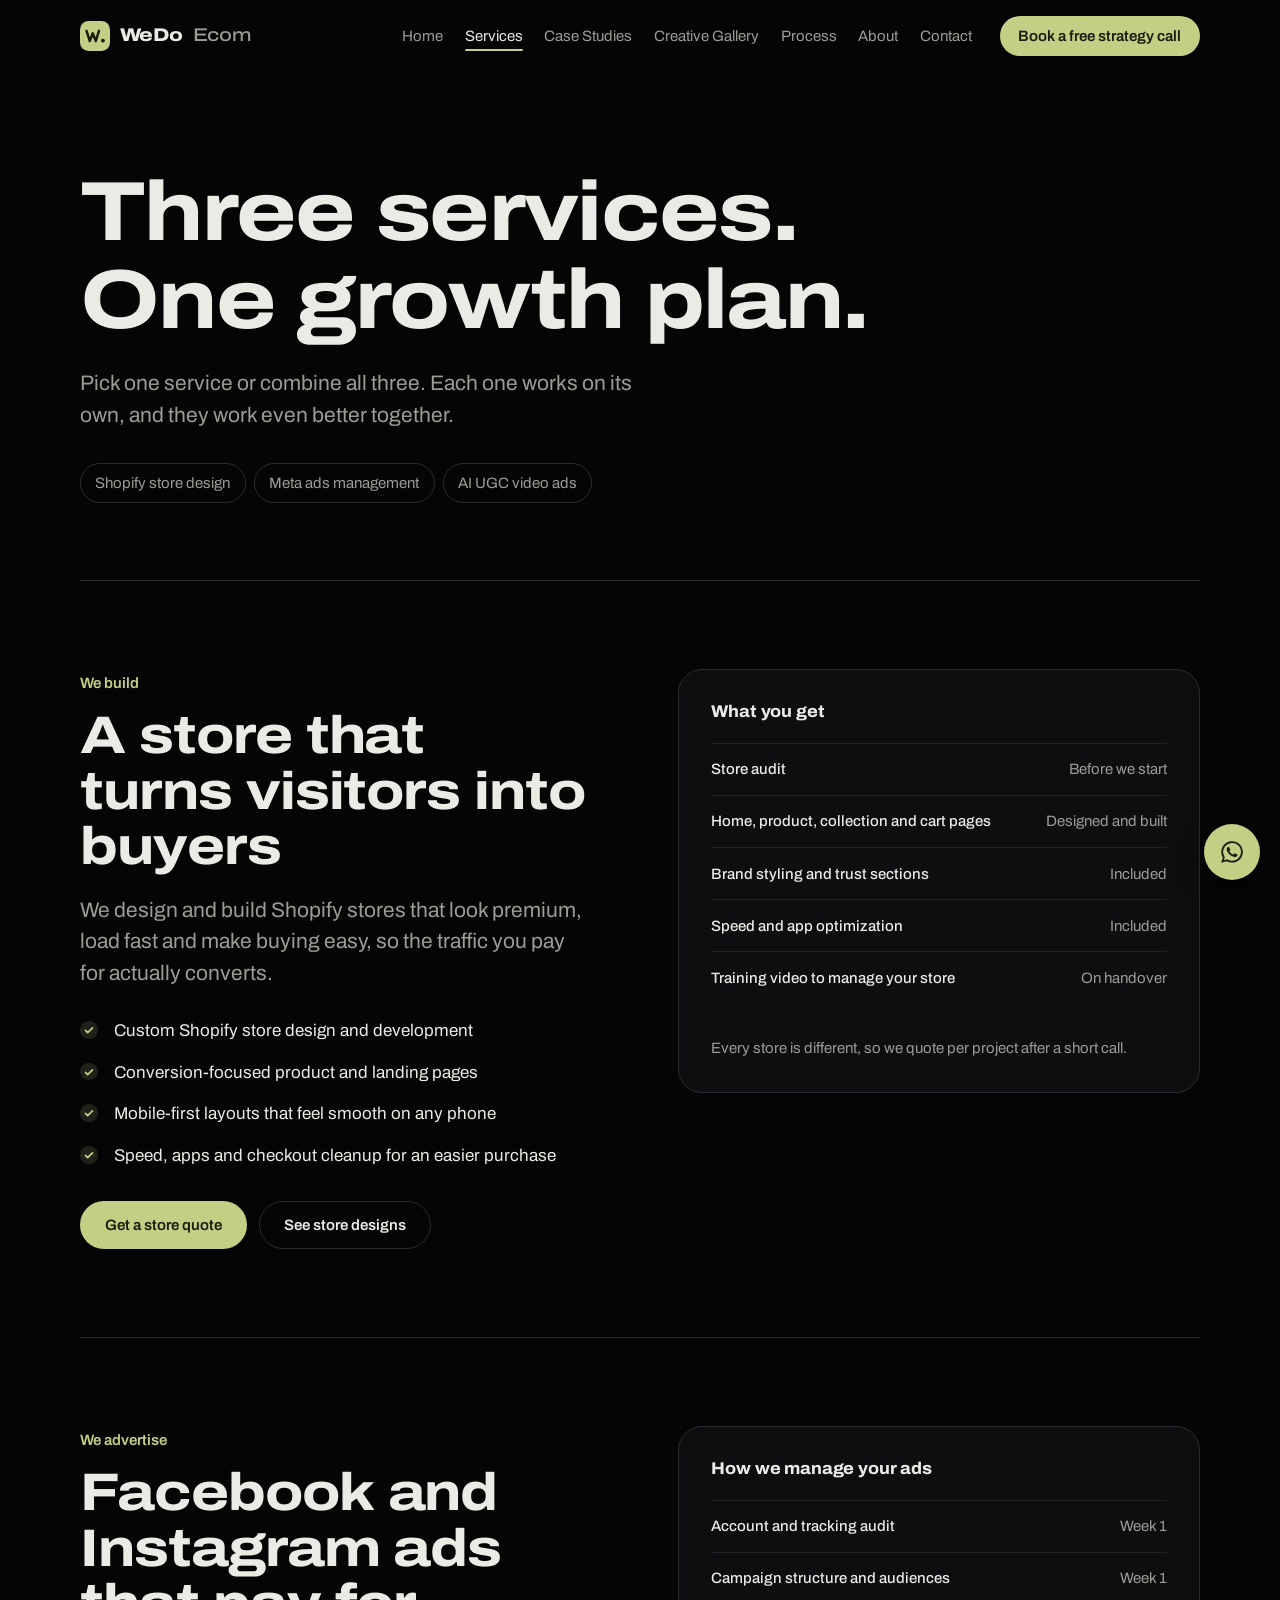
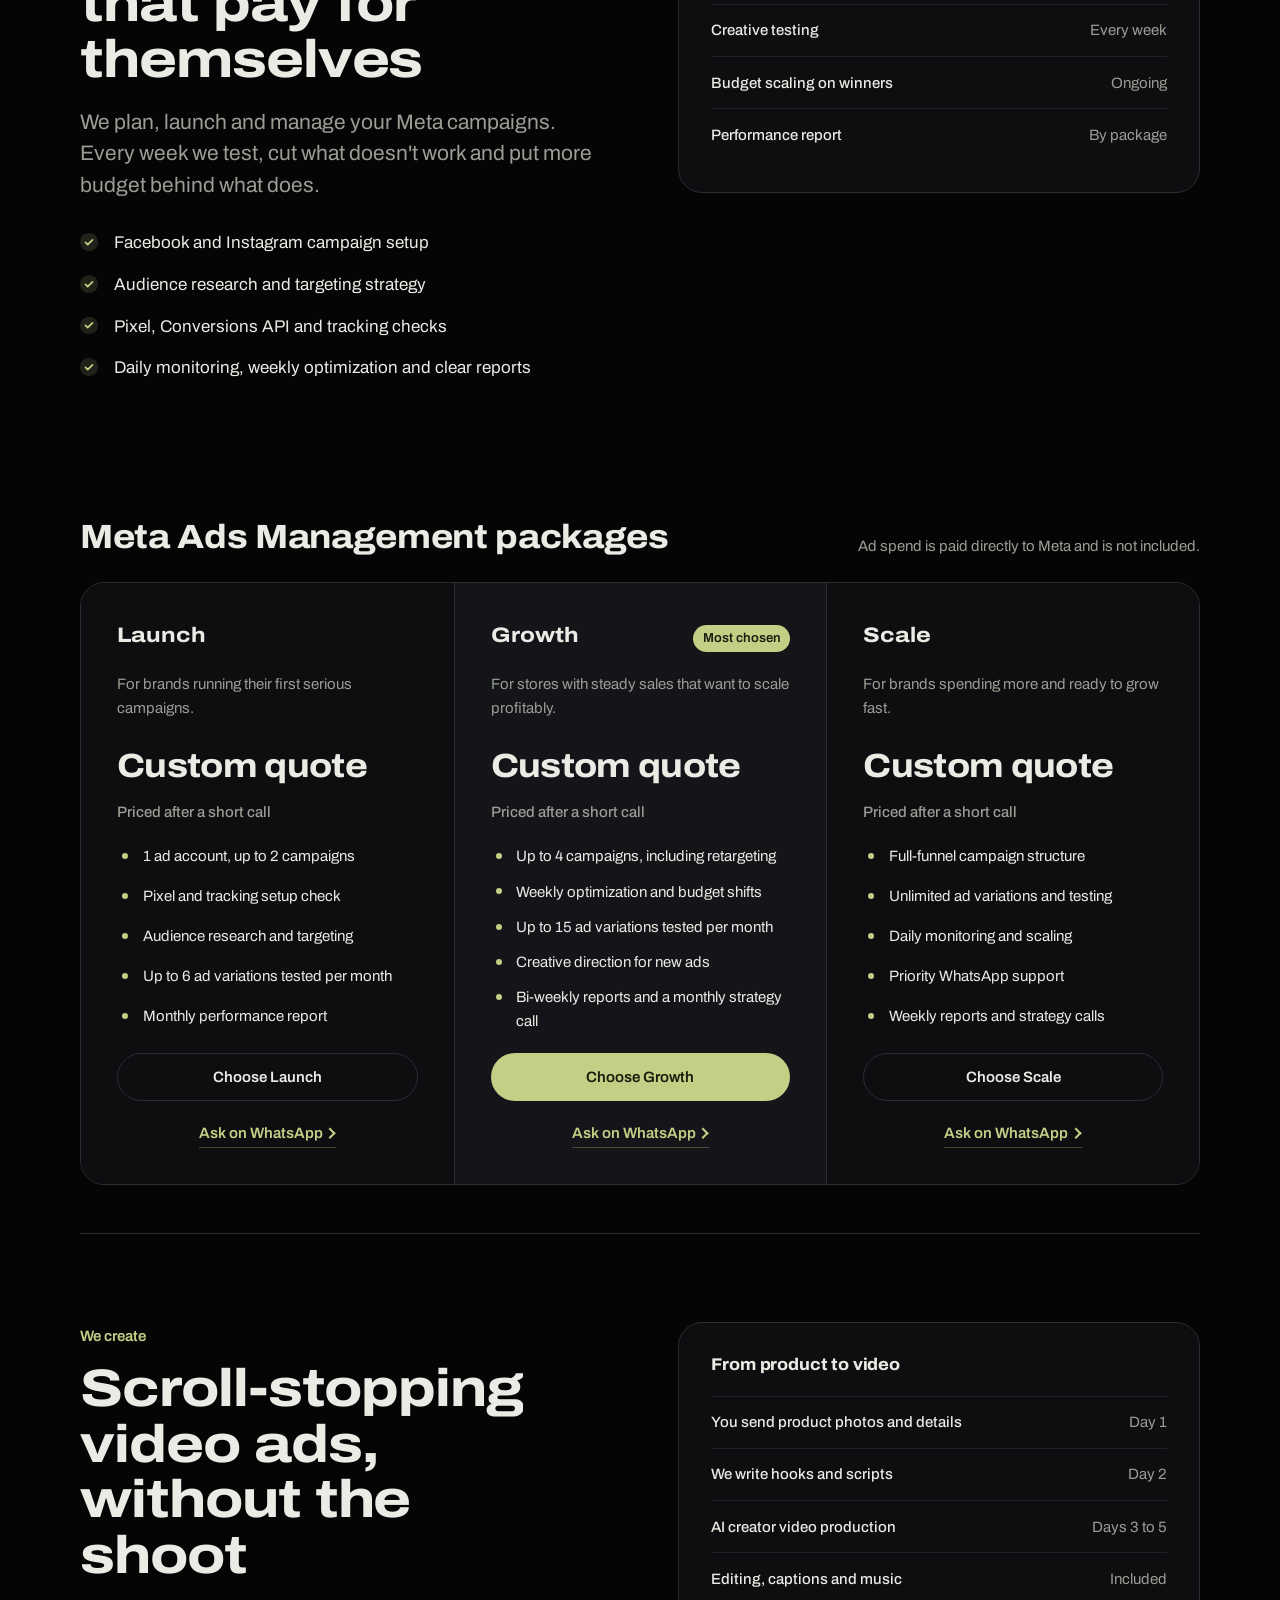
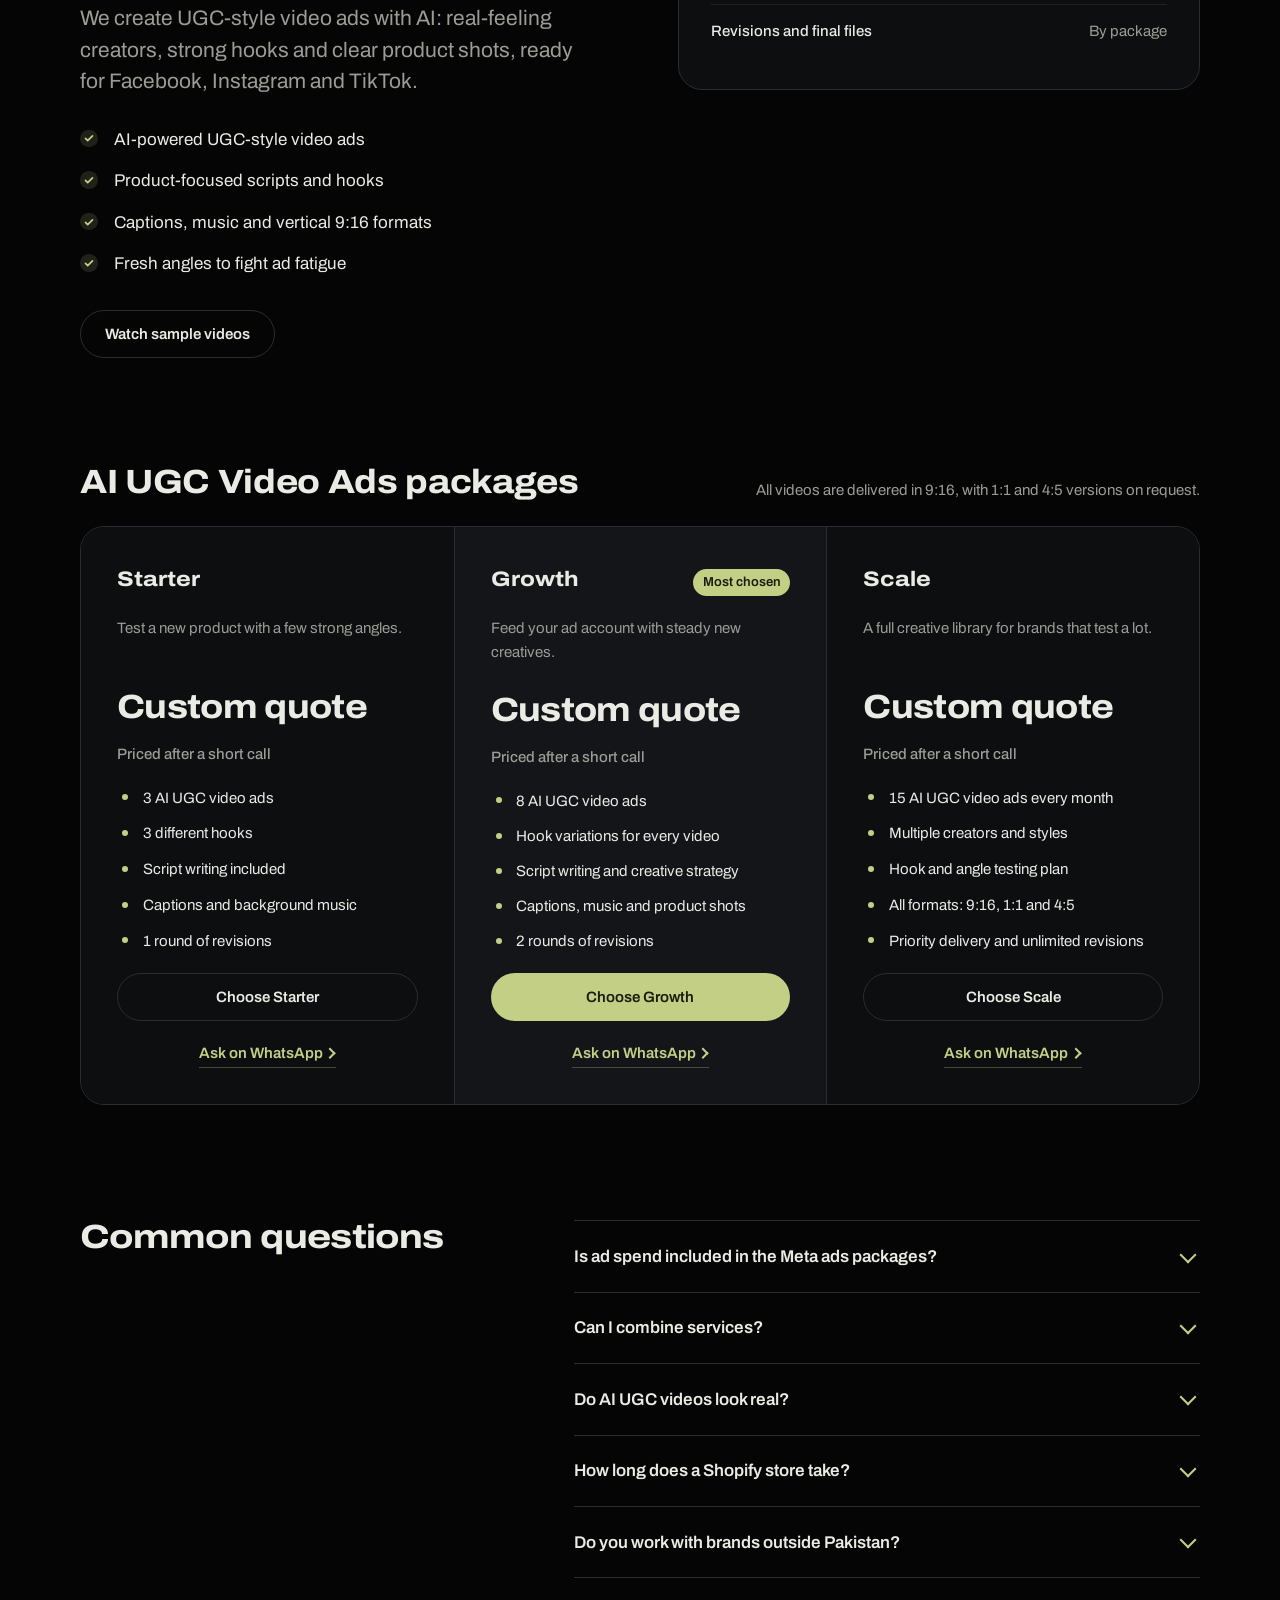
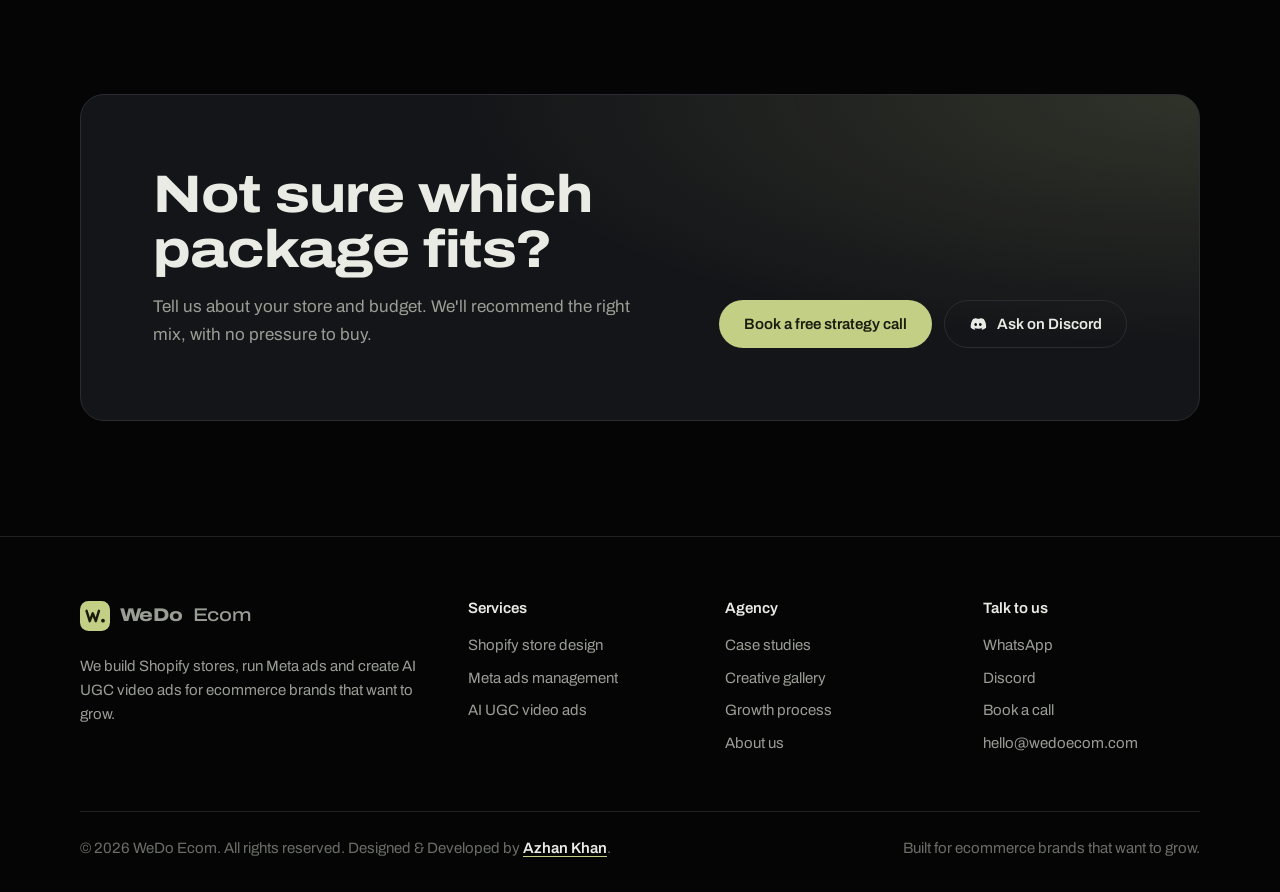
<file: services.html>
<!DOCTYPE html>
<html lang="en">
<head>
  <meta charset="utf-8">
  <meta name="viewport" content="width=device-width, initial-scale=1">
  <title>Services and Packages | WeDo Ecom</title>
  <meta name="description" content="Shopify store design, Meta ads management and AI UGC video ads. Compare WeDo Ecom packages and pick the right one for your store.">
  <link rel="canonical" href="https://wedo-ecom.vercel.app/services.html">
  <meta property="og:title" content="Services and Packages | WeDo Ecom">
  <meta property="og:description" content="Shopify store design, Meta ads management and AI UGC video ads.">
  <meta property="og:image" content="https://wedo-ecom.vercel.app/assets/img/og-image.png">
  <meta name="theme-color" content="#050506">
  <link rel="icon" href="assets/img/favicon.svg" type="image/svg+xml">
  <link rel="manifest" href="site.webmanifest">
  <link rel="preconnect" href="https://fonts.googleapis.com">
  <link rel="preconnect" href="https://fonts.gstatic.com" crossorigin>
  <link href="https://fonts.googleapis.com/css2?family=Archivo:wdth,wght@62..125,100..900&display=swap" rel="stylesheet">
  <link rel="stylesheet" href="assets/css/main.css">
  <link rel="stylesheet" href="assets/css/fx.css">
</head>
<body data-page="services">
  <a class="skip-link" href="#main">Skip to content</a>
  <header id="site-header"></header>

  <main id="main">
    <section class="page-intro wrap">
      <h1>Three services. One growth plan.</h1>
      <p>Pick one service or combine all three. Each one works on its own, and they work even better together.</p>
      <nav class="service-index" aria-label="Jump to a service">
        <a class="chip" href="#shopify">Shopify store design</a>
        <a class="chip" href="#meta-ads">Meta ads management</a>
        <a class="chip" href="#ai-ugc">AI UGC video ads</a>
      </nav>
    </section>

    <div class="wrap">
      <!-- Shopify -->
      <section class="service-block" id="shopify">
        <div>
          <span class="service-tag">We build</span>
          <h2>A store that turns visitors into buyers</h2>
          <p class="lead">We design and build Shopify stores that look premium, load fast and make buying easy, so the traffic you pay for actually converts.</p>
          <ul class="checklist">
            <li>Custom Shopify store design and development</li>
            <li>Conversion-focused product and landing pages</li>
            <li>Mobile-first layouts that feel smooth on any phone</li>
            <li>Speed, apps and checkout cleanup for an easier purchase</li>
          </ul>
          <div class="btn-row">
            <a class="btn btn--primary" href="contact.html?service=shopify#inquiry">Get a store quote</a>
            <a class="btn btn--ghost" href="gallery.html">See store designs</a>
          </div>
        </div>
        <div class="service-visual">
          <h3>What you get</h3>
          <ul class="deliver-list">
            <li><b>Store audit</b><span>Before we start</span></li>
            <li><b>Home, product, collection and cart pages</b><span>Designed and built</span></li>
            <li><b>Brand styling and trust sections</b><span>Included</span></li>
            <li><b>Speed and app optimization</b><span>Included</span></li>
            <li><b>Training video to manage your store</b><span>On handover</span></li>
          </ul>
          <p class="muted mt-2" style="font-size:var(--fs-sm);margin-bottom:0">Every store is different, so we quote per project after a short call.</p>
        </div>
      </section>

      <!-- Meta Ads -->
      <section class="service-block" id="meta-ads">
        <div>
          <span class="service-tag">We advertise</span>
          <h2>Facebook and Instagram ads that pay for themselves</h2>
          <p class="lead">We plan, launch and manage your Meta campaigns. Every week we test, cut what doesn't work and put more budget behind what does.</p>
          <ul class="checklist">
            <li>Facebook and Instagram campaign setup</li>
            <li>Audience research and targeting strategy</li>
            <li>Pixel, Conversions API and tracking checks</li>
            <li>Daily monitoring, weekly optimization and clear reports</li>
          </ul>
        </div>
        <div class="service-visual">
          <h3>How we manage your ads</h3>
          <ul class="deliver-list">
            <li><b>Account and tracking audit</b><span>Week 1</span></li>
            <li><b>Campaign structure and audiences</b><span>Week 1</span></li>
            <li><b>Creative testing</b><span>Every week</span></li>
            <li><b>Budget scaling on winners</b><span>Ongoing</span></li>
            <li><b>Performance report</b><span>By package</span></li>
          </ul>
        </div>
      </section>
      <div class="packages" data-packages="meta-ads"></div>

      <!-- AI UGC -->
      <section class="service-block mt-3" id="ai-ugc">
        <div>
          <span class="service-tag">We create</span>
          <h2>Scroll-stopping video ads, without the shoot</h2>
          <p class="lead">We create UGC-style video ads with AI: real-feeling creators, strong hooks and clear product shots, ready for Facebook, Instagram and TikTok.</p>
          <ul class="checklist">
            <li>AI-powered UGC-style video ads</li>
            <li>Product-focused scripts and hooks</li>
            <li>Captions, music and vertical 9:16 formats</li>
            <li>Fresh angles to fight ad fatigue</li>
          </ul>
          <div class="btn-row">
            <a class="btn btn--ghost" href="gallery.html">Watch sample videos</a>
          </div>
        </div>
        <div class="service-visual">
          <h3>From product to video</h3>
          <ul class="deliver-list">
            <li><b>You send product photos and details</b><span>Day 1</span></li>
            <li><b>We write hooks and scripts</b><span>Day 2</span></li>
            <li><b>AI creator video production</b><span>Days 3 to 5</span></li>
            <li><b>Editing, captions and music</b><span>Included</span></li>
            <li><b>Revisions and final files</b><span>By package</span></li>
          </ul>
        </div>
      </section>
      <div class="packages" data-packages="ai-ugc"></div>
    </div>

    <!-- FAQ -->
    <section class="section">
      <div class="wrap split">
        <h2>Common questions</h2>
        <div class="faq">
          <details>
            <summary>Is ad spend included in the Meta ads packages?</summary>
            <p>No. Your ad budget is paid directly to Meta from your own ad account. Our packages cover strategy, setup, management and reporting.</p>
          </details>
          <details>
            <summary>Can I combine services?</summary>
            <p>Yes, and most clients do. A better store makes your ads cheaper, and better creatives make your ads work harder. Ask us for a combined plan on your strategy call.</p>
          </details>
          <details>
            <summary>Do AI UGC videos look real?</summary>
            <p>They're made to feel natural, like a real customer talking about your product. We write every script and check every video before it reaches you.</p>
          </details>
          <details>
            <summary>How long does a Shopify store take?</summary>
            <p>Most stores take three to six weeks, depending on the number of pages and products. We'll give you a clear timeline before we start.</p>
          </details>
          <details>
            <summary>Do you work with brands outside Pakistan?</summary>
            <p>Yes. We work remotely with brands anywhere and talk over WhatsApp, Discord and video calls.</p>
          </details>
        </div>
      </div>
    </section>

    <section class="section">
      <div class="wrap">
        <div class="cta-band">
          <div>
            <h2>Not sure which package fits?</h2>
            <p>Tell us about your store and budget. We'll recommend the right mix, with no pressure to buy.</p>
          </div>
          <div class="btn-row">
            <a class="btn btn--primary" data-link="booking">Book a free strategy call</a>
            <a class="btn btn--ghost" data-link="discord"><span data-icon="discord" style="display:contents"></span>Ask on Discord</a>
          </div>
        </div>
      </div>
    </section>
  </main>

  <footer id="site-footer"></footer>

  <script src="assets/js/config.js"></script>
  <script src="assets/js/data/packages.js"></script>
  <script src="assets/js/data/case-studies.js"></script>
  <script src="assets/js/data/gallery.js"></script>
  <script src="assets/js/store.js"></script>
  <script src="assets/js/main.js"></script>
  <script src="assets/js/fx.js"></script>
</body>
</html>
</file>
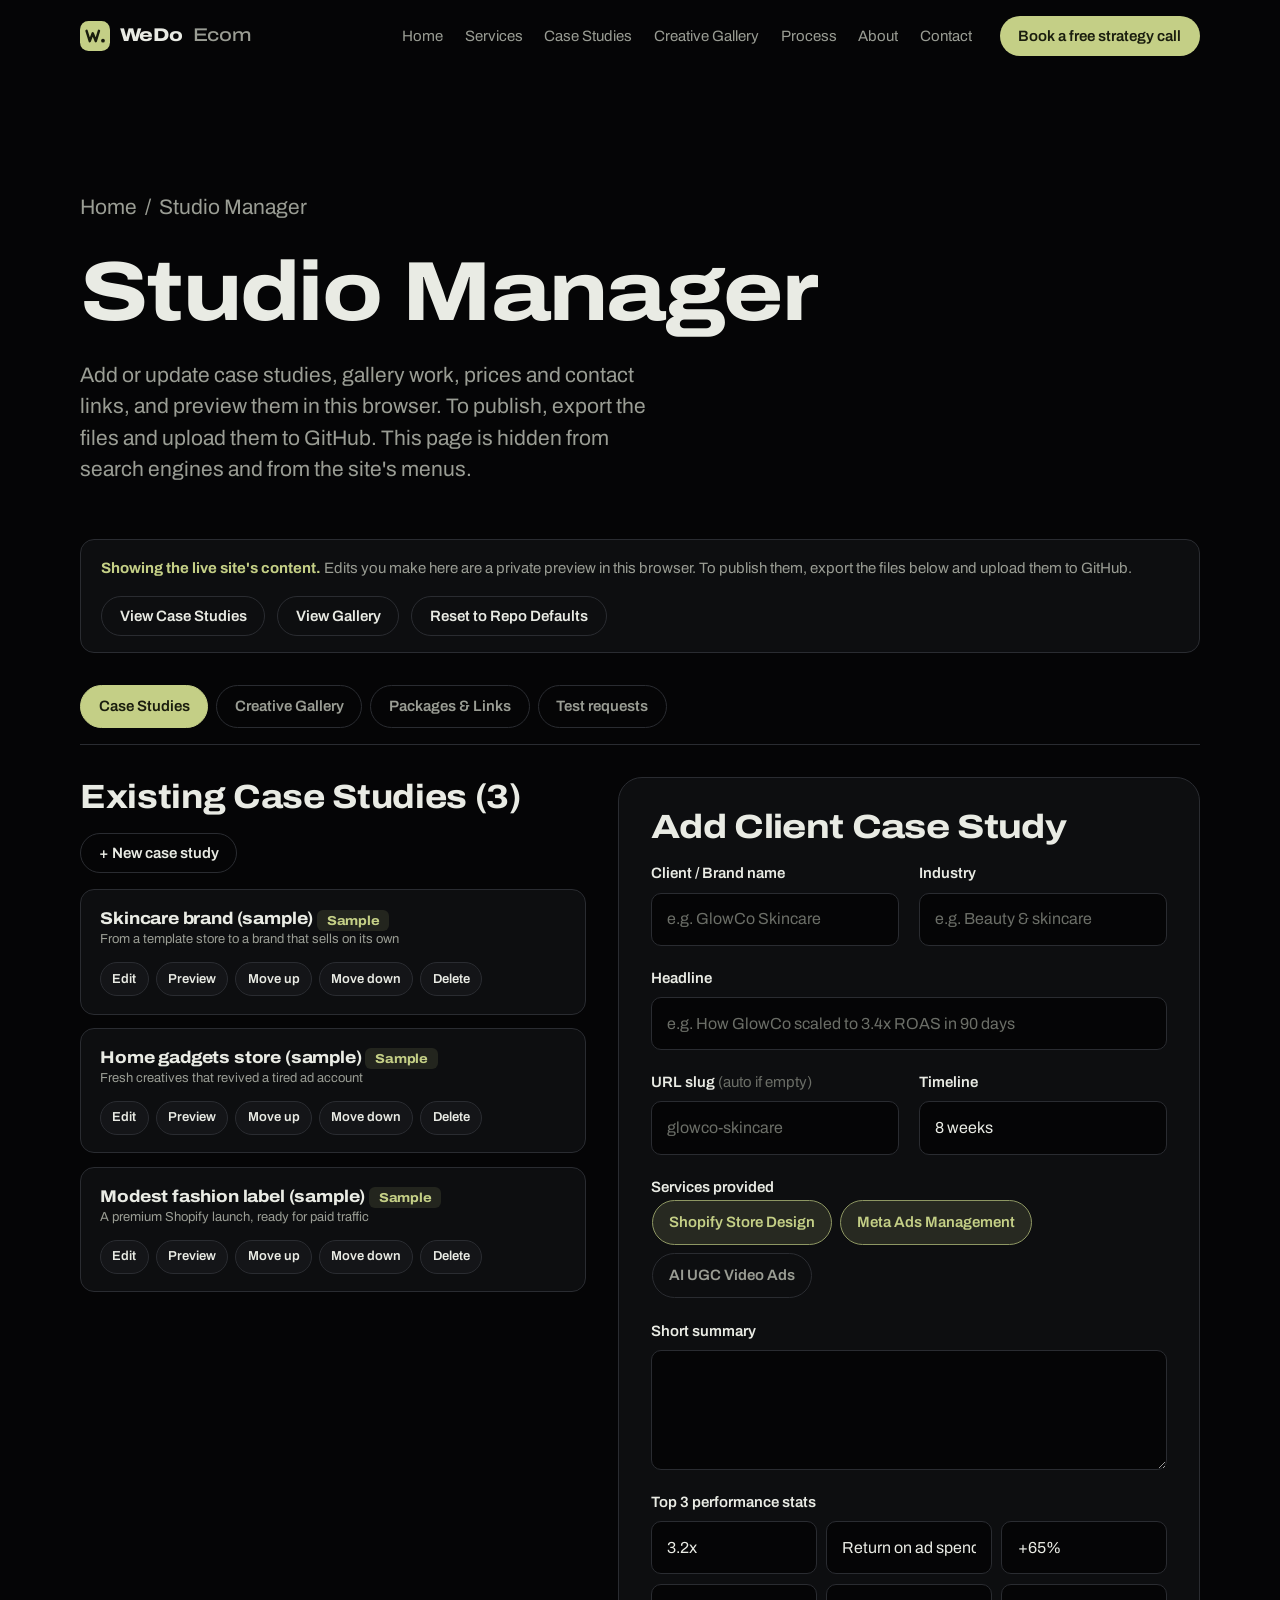
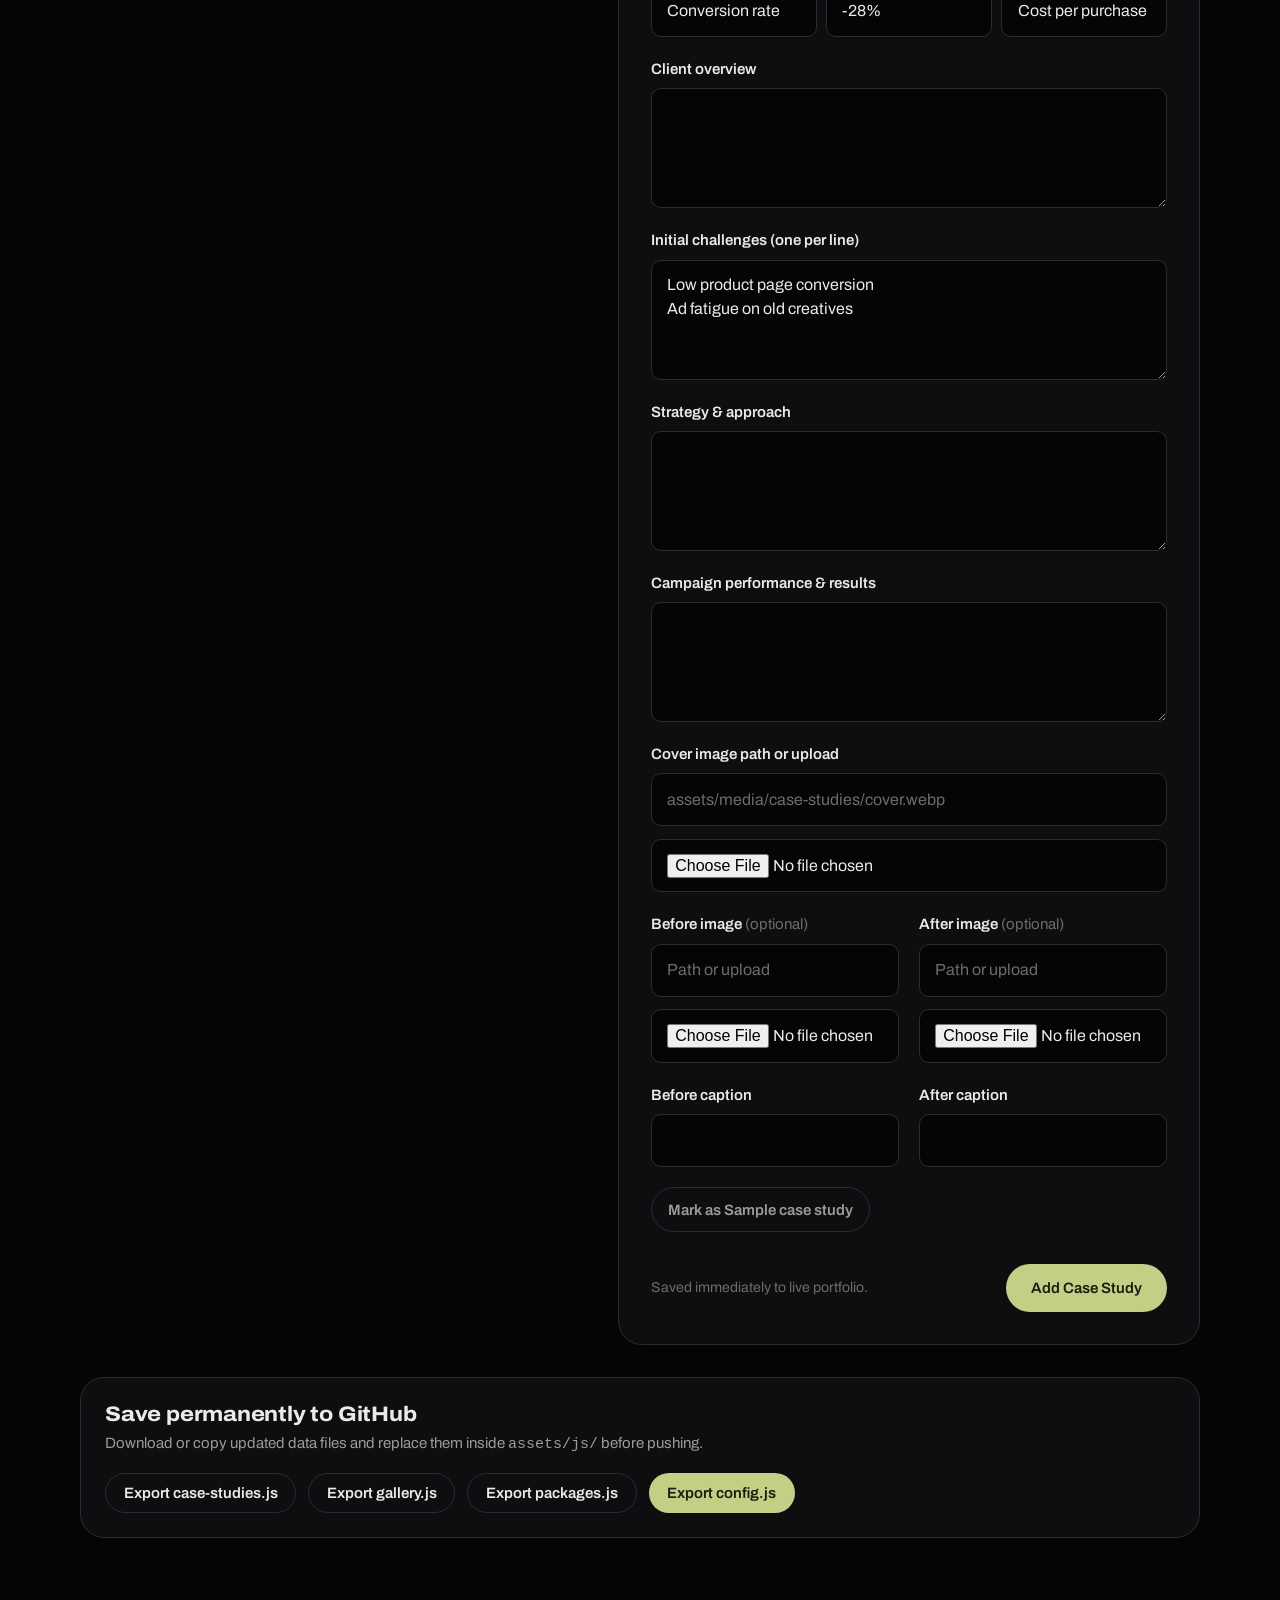
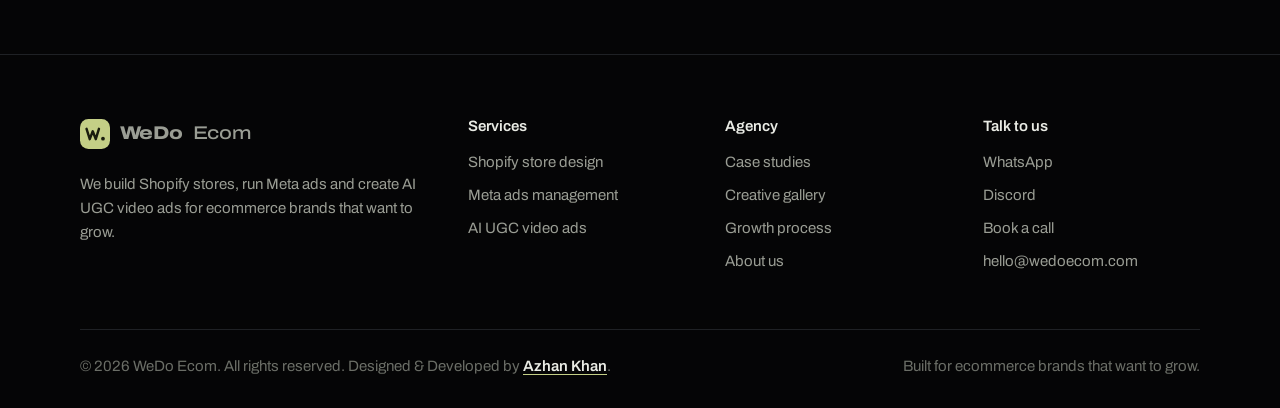
<file: studio.html>
<!DOCTYPE html>
<html lang="en">
<head>
  <meta charset="utf-8">
  <meta name="viewport" content="width=device-width, initial-scale=1">
  <title>Studio Manager | WeDo Ecom</title>
  <meta name="description" content="Manage WeDo Ecom case studies, creative gallery items, service packages, contact links and submitted inquiries.">
  <meta name="robots" content="noindex">
  <meta name="theme-color" content="#050506">
  <link rel="icon" href="assets/img/favicon.svg" type="image/svg+xml">
  <link rel="manifest" href="site.webmanifest">
  <link rel="preconnect" href="https://fonts.googleapis.com">
  <link rel="preconnect" href="https://fonts.gstatic.com" crossorigin>
  <link href="https://fonts.googleapis.com/css2?family=Archivo:wdth,wght@62..125,100..900&display=swap" rel="stylesheet">
  <link rel="stylesheet" href="assets/css/main.css">
  <link rel="stylesheet" href="assets/css/fx.css">
</head>
<body data-page="studio">
  <a class="skip-link" href="#main">Skip to content</a>
  <header id="site-header"></header>

  <main id="main">
    <section class="page-intro wrap" style="padding-bottom:2rem">
      <p class="crumb"><a href="index.html">Home</a><span aria-hidden="true">/</span><span>Studio Manager</span></p>
      <h1>Studio Manager</h1>
      <p>Add or update case studies, gallery work, prices and contact links, and preview them in this browser. To publish, export the files and upload them to GitHub. This page is hidden from search engines and from the site's menus.</p>
    </section>

    <section class="section wrap" style="padding-top:0">
      <div class="studio-banner" id="studio-status-banner">
        <p id="studio-storage-msg">Loading Studio state…</p>
        <div class="btn-row">
          <a class="btn btn--ghost btn--sm" href="case-studies.html">View Case Studies</a>
          <a class="btn btn--ghost btn--sm" href="gallery.html">View Gallery</a>
          <button class="btn btn--ghost btn--sm" type="button" id="studio-reset-all">Reset to Repo Defaults</button>
        </div>
      </div>

      <div class="studio-tabs" role="tablist" aria-label="Studio sections">
        <button class="studio-tab" role="tab" type="button" data-studio-tab="cases" aria-selected="true">Case Studies</button>
        <button class="studio-tab" role="tab" type="button" data-studio-tab="gallery" aria-selected="false">Creative Gallery</button>
        <button class="studio-tab" role="tab" type="button" data-studio-tab="packages" aria-selected="false">Packages &amp; Links</button>
        <button class="studio-tab" role="tab" type="button" data-studio-tab="leads" aria-selected="false">Test requests</button>
      </div>

      <div id="studio-workspace"></div>

      <div class="export-box">
        <div>
          <h3>Save permanently to GitHub</h3>
          <p>Download or copy updated data files and replace them inside <code>assets/js/</code> before pushing.</p>
        </div>
        <div class="btn-row">
          <button class="btn btn--ghost btn--sm" type="button" data-export="case-studies">Export case-studies.js</button>
          <button class="btn btn--ghost btn--sm" type="button" data-export="gallery">Export gallery.js</button>
          <button class="btn btn--ghost btn--sm" type="button" data-export="packages">Export packages.js</button>
          <button class="btn btn--primary btn--sm" type="button" data-export="config">Export config.js</button>
        </div>
      </div>
    </section>
  </main>

  <footer id="site-footer"></footer>

  <script src="assets/js/config.js"></script>
  <script src="assets/js/data/packages.js"></script>
  <script src="assets/js/data/case-studies.js"></script>
  <script src="assets/js/data/gallery.js"></script>
  <script src="assets/js/store.js"></script>
  <script src="assets/js/main.js"></script>
  <script src="assets/js/fx.js"></script>
  <script src="assets/js/studio.js"></script>
</body>
</html>
</file>
<file: assets/css/main.css>
/* ==========================================================================
   WeDo Ecom — main stylesheet
   Theme: Aura Black, Dark Grey, Greyish Lime
   Sections: 1 tokens · 2 base · 3 layout · 4 header/footer · 5 buttons
             6 hero · 7 sections · 8 services · 9 packages · 10 cases
             11 gallery · 12 process · 13 contact · 14 utilities · 15 motion
   ========================================================================== */

/* Font: Archivo variable (weight + width axes), loaded from Google Fonts in each page <head>. */

/* 1. Tokens ---------------------------------------------------------------- */
:root {
  --black: #050506;          /* Aura Black */
  --grey-950: #0d0e10;
  --grey-900: #141518;       /* Dark Grey — surfaces */
  --grey-800: #1d1f23;
  --line: #2a2c31;
  --line-soft: #1f2125;
  --text: #e9ebe4;
  --muted: #9a9d94;
  --faint: #6b6e67;
  --lime: #c4cf86;           /* Greyish Lime — accent */
  --lime-bright: #d5df9c;
  --lime-dim: #8e9763;
  --lime-ink: #1a1d0e;       /* text on lime */

  --font: "Archivo", system-ui, -apple-system, "Segoe UI", sans-serif;

  /* type scale (≈1.25 modular) */
  --fs-xs: 0.8125rem;
  --fs-sm: 0.9375rem;
  --fs-md: 1.0625rem;
  --fs-lg: 1.3125rem;
  --fs-xl: clamp(1.6rem, 1.2rem + 1.4vw, 2.1rem);
  --fs-2xl: clamp(2.1rem, 1.4rem + 2.6vw, 3.3rem);
  --fs-3xl: clamp(2.6rem, 1.4rem + 4.8vw, 5.4rem);

  --r-sm: 6px;
  --r-md: 14px;
  --r-lg: 24px;
  --r-pill: 999px;

  --wrap: 1200px;
  --gutter: clamp(1.25rem, 4vw, 2.5rem);
  --section: clamp(4.5rem, 9vw, 8rem);
  --ease: cubic-bezier(.2, .7, .2, 1);
  --header-h: 72px;
}

/* 2. Base ------------------------------------------------------------------ */
*, *::before, *::after { box-sizing: border-box; }
html { scroll-behavior: smooth; -webkit-text-size-adjust: 100%; }
body {
  margin: 0;
  background: var(--black);
  color: var(--text);
  font-family: var(--font);
  font-size: var(--fs-md);
  line-height: 1.6;
  font-variation-settings: "wdth" 100;
  -webkit-font-smoothing: antialiased;
  text-rendering: optimizeLegibility;
}
img, video, svg { display: block; max-width: 100%; }
a { color: inherit; text-decoration: none; }
p { margin: 0 0 1em; }
h1, h2, h3, h4 { margin: 0; font-weight: 750; line-height: 1.05; letter-spacing: -0.02em; }
h1, h2 { font-variation-settings: "wdth" 118; }
h3 { font-variation-settings: "wdth" 110; font-size: var(--fs-lg); line-height: 1.2; letter-spacing: -0.01em; }
ul, ol.process, ol.process-strip { margin: 0; padding: 0; list-style: none; }
button, input, select, textarea { font: inherit; color: inherit; }
::selection { background: var(--lime); color: var(--lime-ink); }
:focus-visible { outline: 2px solid var(--lime); outline-offset: 3px; border-radius: 4px; }
.skip-link {
  position: absolute; left: 1rem; top: -100px; z-index: 100;
  background: var(--lime); color: var(--lime-ink); padding: .6rem 1rem; border-radius: var(--r-sm); font-weight: 600;
}
.skip-link:focus { top: 1rem; }

/* 3. Layout ---------------------------------------------------------------- */
.wrap { width: 100%; max-width: var(--wrap); margin-inline: auto; padding-inline: var(--gutter); }
.section { padding-block: var(--section); }
.section + .section { padding-top: 0; }
.section--panel { background: var(--grey-950); border-block: 1px solid var(--line-soft); }
.section--panel + .section { padding-top: var(--section); }
.section + .section--panel { margin-top: 0; padding-top: var(--section); }

.section-head { display: grid; gap: 1rem; margin-bottom: clamp(2.5rem, 5vw, 4rem); max-width: 46rem; }
.section-head h2 { font-size: var(--fs-2xl); }
.section-head p { color: var(--muted); font-size: var(--fs-lg); line-height: 1.5; margin: 0; max-width: 38rem; }
.section-head--split {
  max-width: none; grid-template-columns: 1fr auto; align-items: end; gap: 2rem;
}
@media (max-width: 760px) { .section-head--split { grid-template-columns: 1fr; } }

.page-intro { padding-top: calc(var(--header-h) + clamp(3rem, 8vw, 6rem)); padding-bottom: clamp(3rem, 6vw, 5rem); }
.page-intro h1 { font-size: var(--fs-3xl); max-width: 14ch; }
.page-intro p { color: var(--muted); font-size: var(--fs-lg); max-width: 36rem; margin-top: 1.5rem; line-height: 1.5; }
.crumb { color: var(--faint); font-size: var(--fs-sm); margin-bottom: 1.5rem; display: flex; gap: .5rem; }
.crumb a:hover { color: var(--lime); }

/* 4. Header & footer -------------------------------------------------------- */
.site-header {
  position: fixed; inset: 0 0 auto; z-index: 50; height: var(--header-h);
  display: flex; align-items: center;
  transition: background .3s var(--ease), border-color .3s var(--ease);
  border-bottom: 1px solid transparent;
}
.site-header.is-scrolled, .site-header.is-open {
  background: rgba(5, 5, 6, .86); backdrop-filter: blur(14px); -webkit-backdrop-filter: blur(14px);
  border-bottom-color: var(--line-soft);
}
.site-header .wrap { display: flex; align-items: center; justify-content: space-between; gap: 2rem; }

.logo { display: inline-flex; align-items: center; gap: .6rem; font-weight: 800; font-size: 1.15rem; letter-spacing: -0.02em; font-variation-settings: "wdth" 120; }
.logo-mark { width: 30px; height: 30px; flex: none; }
.logo span { color: var(--muted); font-weight: 500; }

.nav { display: flex; align-items: center; gap: 1.75rem; }
.nav-links { display: flex; gap: 1.35rem; font-size: var(--fs-sm); white-space: nowrap; }
.nav-links a { color: var(--muted); padding: .35rem 0; position: relative; transition: color .2s; }
.nav-links a:hover, .nav-links a[aria-current="page"] { color: var(--text); }
.nav-links a[aria-current="page"]::after {
  content: ""; position: absolute; left: 0; right: 0; bottom: -2px; height: 2px; background: var(--lime); border-radius: 2px;
}
.scroll-progress {
  position: absolute; left: 0; right: 0; bottom: -1px; height: 2px;
  background: linear-gradient(90deg, var(--lime-dim), var(--lime));
  transform-origin: left center; transform: scaleX(var(--scroll, 0));
  pointer-events: none; opacity: .85;
}
.nav-toggle { display: none; background: none; border: 1px solid var(--line); border-radius: var(--r-pill); width: 44px; height: 44px; cursor: pointer; }
.nav-toggle span, .nav-toggle span::before, .nav-toggle span::after {
  display: block; width: 18px; height: 2px; background: var(--text); margin: auto; position: relative; transition: transform .3s var(--ease), background .2s;
}
.nav-toggle span::before, .nav-toggle span::after { content: ""; position: absolute; left: 0; }
.nav-toggle span::before { top: -6px; }
.nav-toggle span::after { top: 6px; }
.is-open .nav-toggle span { background: transparent; }
.is-open .nav-toggle span::before { transform: translateY(6px) rotate(45deg); }
.is-open .nav-toggle span::after { transform: translateY(-6px) rotate(-45deg); }

@media (max-width: 1080px) {
  .nav-toggle { display: block; }
  .nav {
    position: fixed; inset: var(--header-h) 0 auto 0; flex-direction: column; align-items: stretch; gap: 1.5rem;
    background: var(--black); padding: 2rem var(--gutter) 2.5rem; border-bottom: 1px solid var(--line-soft);
    transform: translateY(-8px); opacity: 0; visibility: hidden; transition: opacity .25s, transform .25s var(--ease), visibility .25s;
    height: calc(100dvh - var(--header-h)); overflow-y: auto;
  }
  .is-open .nav { opacity: 1; transform: none; visibility: visible; }
  .nav-links { flex-direction: column; gap: 0; font-size: var(--fs-xl); white-space: normal; }
  .nav-links a { display: block; padding: .7rem 0; border-bottom: 1px solid var(--line-soft); color: var(--text); font-variation-settings: "wdth" 115; font-weight: 650; }
  .nav-links a[aria-current="page"] { color: var(--lime); }
  .nav-links a[aria-current="page"]::after { display: none; }
  body.menu-open { overflow: hidden; }
}

.site-footer { border-top: 1px solid var(--line-soft); padding-block: 4rem 2rem; color: var(--muted); font-size: var(--fs-sm); }
.footer-grid { display: grid; grid-template-columns: 1.6fr repeat(3, 1fr); gap: 2.5rem; }
.footer-grid h4 { color: var(--text); font-size: var(--fs-sm); font-weight: 600; margin-bottom: 1rem; letter-spacing: 0; font-variation-settings: "wdth" 100; }
.footer-grid li + li { margin-top: .55rem; }
.footer-grid a:hover { color: var(--lime); }
.footer-about p { max-width: 22rem; margin-top: 1rem; }
.footer-base { display: flex; justify-content: space-between; gap: 1rem; flex-wrap: wrap; margin-top: 3.5rem; padding-top: 1.5rem; border-top: 1px solid var(--line-soft); color: var(--faint); }
@media (max-width: 860px) { .footer-grid { grid-template-columns: 1fr 1fr; } .footer-about { grid-column: 1 / -1; } }

/* 5. Buttons & links -------------------------------------------------------- */
.btn {
  display: inline-flex; align-items: center; justify-content: center; gap: .6rem;
  min-height: 48px; padding: .75rem 1.5rem; border-radius: var(--r-pill);
  font-weight: 600; font-size: var(--fs-sm); line-height: 1.2; cursor: pointer; border: 1px solid transparent;
  transition: background .2s, color .2s, border-color .2s, transform .2s var(--ease);
  white-space: nowrap;
}
.btn:active { transform: scale(.98); }
.btn--primary { background: var(--lime); color: var(--lime-ink); }
.btn--primary:hover { background: var(--lime-bright); }
.btn--ghost { border-color: var(--line); color: var(--text); background: transparent; }
.btn--ghost:hover { border-color: var(--lime-dim); color: var(--lime); }
.btn--sm { min-height: 40px; padding: .5rem 1.1rem; }
.btn svg { width: 18px; height: 18px; flex: none; }
.btn-row { display: flex; flex-wrap: wrap; gap: .75rem; }

.text-link { color: var(--lime); font-weight: 600; font-size: var(--fs-sm); border-bottom: 1px solid rgba(196, 207, 134, .35); padding-bottom: 2px; transition: border-color .2s; }
.text-link:hover { border-color: var(--lime); }

/* 6. Hero ------------------------------------------------------------------- */
.hero { position: relative; padding-top: calc(var(--header-h) + clamp(2.5rem, 6vw, 5rem)); padding-bottom: clamp(3.5rem, 7vw, 6rem); overflow: hidden; }
.hero::before {
  /* the "aura": a soft, off-centre lime glow behind the visual */
  content: ""; position: absolute; width: 900px; height: 900px; right: -260px; top: -180px; pointer-events: none;
  background: radial-gradient(closest-side, rgba(196, 207, 134, .13), rgba(196, 207, 134, .04) 55%, transparent 72%);
}
.hero-grid { position: relative; display: grid; grid-template-columns: minmax(0, 1.08fr) minmax(0, .92fr); gap: clamp(2rem, 5vw, 4.5rem); align-items: center; }
.hero h1 { font-size: clamp(2.5rem, 1.3rem + 3.3vw, 4.25rem); line-height: 1; letter-spacing: -0.035em; font-variation-settings: "wdth" 116; }
.hero h1 .line { display: block; transition: color .4s var(--ease); }
.hero h1 .line.is-dim { color: #3a3c37; }
.hero-sub { color: var(--muted); font-size: var(--fs-lg); line-height: 1.5; max-width: 33rem; margin: 1.75rem 0 2.25rem; }
.hero-note { margin-top: 1.5rem; color: var(--faint); font-size: var(--fs-sm); display: flex; align-items: center; gap: .6rem; }
.hero-note::before { content: ""; width: 8px; height: 8px; border-radius: 50%; background: var(--lime); box-shadow: 0 0 0 4px rgba(196, 207, 134, .15); }

/* stage: the three-mode visual (build / advertise / create) */
.stage { position: relative; }
.stage-tabs { display: flex; gap: .4rem; padding: .35rem; border: 1px solid var(--line); border-radius: var(--r-pill); width: fit-content; margin-bottom: 1rem; background: rgba(20, 21, 24, .6); }
.stage-tab {
  position: relative; background: none; border: 0; border-radius: var(--r-pill); padding: .5rem 1rem; font-size: var(--fs-sm); font-weight: 600;
  color: var(--muted); cursor: pointer; overflow: hidden; transition: color .25s;
}
.stage-tab[aria-selected="true"] { color: var(--lime-ink); background: var(--lime); }
.stage-tab .bar { position: absolute; left: 0; bottom: 0; height: 2px; width: 0; background: var(--lime-ink); opacity: .35; }
.stage-tab[aria-selected="true"] .bar { animation: tabbar var(--cycle, 5s) linear forwards; }
.stage.is-paused .stage-tab .bar { animation-play-state: paused; }
@keyframes tabbar { to { width: 100%; } }

.stage-screen {
  position: relative; aspect-ratio: 5 / 4.4; border-radius: var(--r-lg); border: 1px solid var(--line);
  background: linear-gradient(160deg, var(--grey-900), var(--grey-950)); overflow: hidden;
}
.stage-panel { position: absolute; inset: 0; padding: clamp(1rem, 2.4vw, 1.6rem); opacity: 0; visibility: hidden; transform: translateY(10px); transition: opacity .5s var(--ease), transform .5s var(--ease), visibility .5s; }
.stage-panel.is-active { opacity: 1; visibility: visible; transform: none; }
.stage-caption { margin-top: 1rem; color: var(--muted); font-size: var(--fs-sm); min-height: 3em; }

/* panel: store mock */
.mock-browser { height: 100%; display: flex; flex-direction: column; border-radius: var(--r-md); background: #0a0b0c; border: 1px solid var(--line-soft); overflow: hidden; }
.mock-bar { display: flex; align-items: center; gap: .4rem; padding: .6rem .8rem; border-bottom: 1px solid var(--line-soft); }
.mock-bar i { width: 8px; height: 8px; border-radius: 50%; background: #2b2d31; }
.mock-url { margin-left: .6rem; flex: 1; height: 20px; border-radius: var(--r-pill); background: #16171a; font-size: 10px; color: var(--faint); display: flex; align-items: center; padding-inline: .7rem; }
.mock-store { flex: 1; display: grid; grid-template-columns: 1.1fr 1fr; gap: 1rem; padding: 1rem; }
.mock-product { border-radius: 10px; background: radial-gradient(circle at 50% 45%, #2c2f26 0, #16171a 70%); display: grid; place-items: center; }
.mock-product svg { width: 62%; }
.mock-info { display: flex; flex-direction: column; gap: .55rem; padding-top: .3rem; }
.mock-info .t { font-weight: 700; font-size: clamp(.8rem, 1.4vw, 1rem); font-variation-settings: "wdth" 112; line-height: 1.15; }
.mock-info .p { color: var(--lime); font-weight: 700; font-size: .95rem; }
.mock-line { height: 7px; border-radius: 4px; background: #1e2024; }
.mock-line.w80 { width: 80%; } .mock-line.w60 { width: 60%; } .mock-line.w40 { width: 40%; }
.mock-swatches { display: flex; gap: .35rem; margin: .2rem 0; }
.mock-swatches i { width: 16px; height: 16px; border-radius: 50%; border: 1px solid var(--line); }
.mock-cta { margin-top: auto; height: 34px; border-radius: var(--r-pill); background: var(--lime); color: var(--lime-ink); font-size: 11px; font-weight: 700; display: grid; place-items: center; }
.mock-trust { display: flex; gap: .5rem; font-size: 10px; color: var(--faint); }

/* panel: ads mock */
.mock-ads { height: 100%; display: grid; grid-template-rows: auto 1fr auto; gap: .9rem; }
.mock-ads-head { display: flex; justify-content: space-between; align-items: center; font-size: var(--fs-xs); color: var(--muted); }
.live-dot { display: inline-flex; align-items: center; gap: .4rem; color: var(--lime); font-weight: 600; }
.live-dot::before { content: ""; width: 7px; height: 7px; border-radius: 50%; background: var(--lime); animation: pulse 1.8s infinite; }
@keyframes pulse { 50% { opacity: .35; } }
.mock-chart { border-radius: var(--r-md); border: 1px solid var(--line-soft); background: #0a0b0c; padding: .8rem; position: relative; }
.mock-chart svg { width: 100%; height: 100%; }
.mock-chart .grid-line { stroke: #1c1e21; stroke-width: 1; }
.mock-chart .area { fill: url(#areaGrad); }
.mock-chart .line { fill: none; stroke: var(--lime); stroke-width: 2.5; stroke-linecap: round; stroke-dasharray: 600; stroke-dashoffset: 600; }
.stage-panel.is-active .mock-chart .line { animation: draw 1.6s var(--ease) .15s forwards; }
@keyframes draw { to { stroke-dashoffset: 0; } }
.mock-adsets { display: grid; grid-template-columns: repeat(3, 1fr); gap: .6rem; }
.mock-adset { border: 1px solid var(--line-soft); border-radius: 10px; padding: .6rem .7rem; font-size: 11px; color: var(--muted); background: #0c0d0f; }
.mock-adset b { display: block; color: var(--text); font-size: 12px; margin-bottom: .35rem; font-weight: 600; }
.meter { height: 5px; border-radius: 3px; background: #1e2024; overflow: hidden; }
.meter i { display: block; height: 100%; background: var(--lime-dim); border-radius: 3px; }
.meter i.win { background: var(--lime); }

/* panel: UGC phone mock */
.mock-ugc { height: 100%; display: flex; align-items: center; justify-content: center; gap: clamp(.6rem, 2vw, 1.2rem); }
.phone { position: relative; height: 100%; aspect-ratio: 9 / 17.5; border-radius: 26px; border: 1px solid #34363b; background: #0a0b0c; padding: 6px; flex: none; }
.phone-screen { position: relative; height: 100%; border-radius: 20px; overflow: hidden; background: linear-gradient(170deg, #2d3024 0%, #1a1b17 45%, #0e0f0d 100%); }
.phone-screen .person { position: absolute; left: 50%; bottom: 0; transform: translateX(-50%); width: 96%; }
.phone-screen .caption-chip {
  position: absolute; left: 50%; transform: translateX(-50%); bottom: 12%; white-space: nowrap;
  background: #fff; color: #111; font-weight: 800; font-size: clamp(9px, 1vw, 12px); padding: .25rem .5rem; border-radius: 5px; font-variation-settings: "wdth" 110;
}
.phone-screen .ugc-rail { position: absolute; right: 7px; bottom: 18%; display: grid; gap: 9px; }
.phone-screen .ugc-rail i { width: 18px; height: 18px; border-radius: 50%; background: rgba(255,255,255,.18); }
.phone-screen .ugc-progress { position: absolute; left: 10px; right: 10px; top: 10px; height: 3px; border-radius: 2px; background: rgba(255,255,255,.2); overflow: hidden; }
.phone-screen .ugc-progress i { display: block; height: 100%; width: 0; background: #fff; }
.stage-panel.is-active .ugc-progress i { animation: tabbar var(--cycle, 5s) linear forwards; }
.ugc-hooks { display: grid; gap: .6rem; max-width: 46%; }
.ugc-hook { border: 1px solid var(--line-soft); border-radius: 10px; padding: .55rem .7rem; font-size: 11.5px; line-height: 1.35; color: var(--muted); background: #0c0d0f; }
.ugc-hook b { display: block; color: var(--text); font-size: 10.5px; font-weight: 600; margin-bottom: .2rem; color: var(--lime); }

@media (max-width: 960px) {
  .hero-grid { grid-template-columns: 1fr; }
  .hero h1 { max-width: 16ch; }
}
@media (max-width: 520px) {
  .stage-screen { aspect-ratio: 4 / 4.6; }
  .mock-store { gap: .7rem; padding: .7rem; }
  .mock-info { gap: .45rem; }
  .mock-trust { flex-direction: column; gap: .15rem; }
  .ugc-hooks { max-width: 52%; }
  .mock-adsets { grid-template-columns: 1fr 1fr; }
  .mock-adsets .mock-adset:last-child { display: none; }
}

/* 7. Generic sections -------------------------------------------------------- */
.pillars { display: grid; grid-template-columns: repeat(3, 1fr); border-top: 1px solid var(--line); }
.pillar { padding: 2rem 2rem 2.25rem 0; display: grid; gap: .8rem; align-content: start; }
.pillar + .pillar { padding-left: 2rem; border-left: 1px solid var(--line); }
.pillar .verb { font-size: clamp(1.9rem, 1.3rem + 1.6vw, 2.6rem); font-weight: 800; font-variation-settings: "wdth" 108; letter-spacing: -0.03em; color: var(--lime); line-height: 1; }
.pillar h3 { font-size: var(--fs-lg); }
.pillar p { color: var(--muted); margin: 0; }
.pillar .text-link { justify-self: start; margin-top: .5rem; }
@media (max-width: 860px) {
  .pillars { grid-template-columns: 1fr; }
  .pillar, .pillar + .pillar { padding: 1.75rem 0; border-left: 0; border-bottom: 1px solid var(--line); }
}

.why-grid { display: grid; grid-template-columns: repeat(2, minmax(0, 1fr)); gap: 0 4rem; }
.why-item { display: grid; grid-template-columns: 2.5rem 1fr; gap: 1rem; padding: 1.6rem 0; border-top: 1px solid var(--line-soft); }
.why-item svg { width: 26px; height: 26px; color: var(--lime); margin-top: .15rem; }
.why-item h3 { font-size: var(--fs-md); font-weight: 650; margin-bottom: .35rem; font-variation-settings: "wdth" 105; }
.why-item p { color: var(--muted); margin: 0; font-size: var(--fs-sm); }
@media (max-width: 760px) { .why-grid { grid-template-columns: 1fr; } }

.cta-band {
  position: relative; overflow: hidden; border-radius: var(--r-lg); border: 1px solid var(--line);
  background: radial-gradient(120% 140% at 100% 0%, rgba(196, 207, 134, .16), transparent 55%), var(--grey-900);
  padding: clamp(2.5rem, 6vw, 4.5rem); display: grid; grid-template-columns: 1fr auto; gap: 2rem; align-items: end;
}
.cta-band h2 { font-size: var(--fs-2xl); max-width: 16ch; }
.cta-band p { color: var(--muted); margin: 1rem 0 0; max-width: 32rem; }
.cta-band .btn-row { justify-content: flex-end; }
@media (max-width: 860px) { .cta-band { grid-template-columns: 1fr; } .cta-band .btn-row { justify-content: flex-start; } }

.prose { max-width: 40rem; color: var(--muted); font-size: var(--fs-lg); line-height: 1.6; }
.prose p { margin-bottom: 1.2em; }
.prose strong { color: var(--text); font-weight: 600; }

.split { display: grid; grid-template-columns: minmax(0, .8fr) minmax(0, 1.2fr); gap: clamp(2rem, 6vw, 6rem); }
.split > h2 { font-size: var(--fs-xl); position: sticky; top: calc(var(--header-h) + 2rem); align-self: start; }
@media (max-width: 860px) { .split { grid-template-columns: 1fr; } .split > h2 { position: static; } }

.mv-grid { display: grid; grid-template-columns: 1fr 1fr; gap: 1px; background: var(--line); border: 1px solid var(--line); border-radius: var(--r-lg); overflow: hidden; }
.mv-grid > div { background: var(--grey-950); padding: clamp(1.75rem, 4vw, 3rem); }
.mv-grid h3 { color: var(--lime); font-size: var(--fs-sm); font-weight: 600; margin-bottom: 1rem; font-variation-settings: "wdth" 100; letter-spacing: 0; }
.mv-grid p { font-size: var(--fs-xl); line-height: 1.25; font-weight: 650; letter-spacing: -0.015em; font-variation-settings: "wdth" 110; margin: 0; }
@media (max-width: 760px) { .mv-grid { grid-template-columns: 1fr; } }

.faq { border-top: 1px solid var(--line); }
.faq details { border-bottom: 1px solid var(--line); }
.faq summary { list-style: none; cursor: pointer; padding: 1.35rem 3rem 1.35rem 0; font-weight: 600; font-size: var(--fs-md); position: relative; }
.faq summary::-webkit-details-marker { display: none; }
.faq summary::after {
  content: ""; position: absolute; right: .4rem; top: 50%; width: 12px; height: 12px; margin-top: -8px;
  border-right: 2px solid var(--lime); border-bottom: 2px solid var(--lime); transform: rotate(45deg); transition: transform .3s var(--ease);
}
.faq details[open] summary::after { transform: rotate(225deg); margin-top: -2px; }
.faq details p { color: var(--muted); padding-right: 3rem; margin: -0.25rem 0 1.4rem; max-width: 44rem; }

/* 8. Services --------------------------------------------------------------- */
.service-index { display: flex; flex-wrap: wrap; gap: .5rem; margin-top: 2rem; }
.chip { display: inline-flex; align-items: center; gap: .45rem; padding: .45rem .9rem; border-radius: var(--r-pill); border: 1px solid var(--line); font-size: var(--fs-sm); color: var(--muted); transition: border-color .2s, color .2s; }
.chip:hover { border-color: var(--lime-dim); color: var(--text); }

.service-block { display: grid; grid-template-columns: minmax(0, 1fr) minmax(0, 1fr); gap: clamp(2rem, 6vw, 5rem); padding-block: clamp(3rem, 7vw, 5.5rem); border-top: 1px solid var(--line); scroll-margin-top: var(--header-h); }
.service-block h2 { font-size: var(--fs-2xl); margin: .75rem 0 1.25rem; max-width: 13ch; }
.service-block .lead { color: var(--muted); font-size: var(--fs-lg); line-height: 1.5; max-width: 32rem; }
.service-tag { color: var(--lime); font-size: var(--fs-sm); font-weight: 600; }
.checklist { display: grid; gap: .9rem; margin: 1.75rem 0 2rem; }
.checklist li { display: grid; grid-template-columns: 1.4rem 1fr; gap: .75rem; color: var(--text); }
.checklist li::before {
  content: ""; width: 1.1rem; height: 1.1rem; margin-top: .25rem; border-radius: 50%;
  background: rgba(196, 207, 134, .14) url("data:image/svg+xml,%3Csvg xmlns='http://www.w3.org/2000/svg' viewBox='0 0 16 16'%3E%3Cpath d='M4 8.5l2.5 2.5L12 5.5' fill='none' stroke='%23c4cf86' stroke-width='2' stroke-linecap='round' stroke-linejoin='round'/%3E%3C/svg%3E") center / 80% no-repeat;
}
.service-visual { border: 1px solid var(--line); border-radius: var(--r-lg); background: var(--grey-950); padding: clamp(1.5rem, 3vw, 2rem); align-self: start; }
.service-visual h3 { font-size: var(--fs-md); margin-bottom: 1.25rem; font-variation-settings: "wdth" 105; }
.deliver-list { display: grid; gap: 0; }
.deliver-list li { display: flex; justify-content: space-between; gap: 1rem; padding: .85rem 0; border-top: 1px solid var(--line-soft); color: var(--muted); font-size: var(--fs-sm); }
.deliver-list li b { color: var(--text); font-weight: 500; }
@media (max-width: 860px) { .service-block { grid-template-columns: 1fr; } }

/* 9. Packages --------------------------------------------------------------- */
.packages { margin-top: 1rem; }
.packages-head { display: flex; justify-content: space-between; align-items: end; gap: 1rem; margin-bottom: 1.5rem; flex-wrap: wrap; }
.packages-head h3 { font-size: var(--fs-xl); }
.packages-head p { color: var(--muted); margin: 0; font-size: var(--fs-sm); }
.tiers { display: grid; grid-template-columns: repeat(3, minmax(0, 1fr)); border: 1px solid var(--line); border-radius: var(--r-lg); overflow: hidden; }
.tier { padding: clamp(1.5rem, 3vw, 2.25rem); display: flex; flex-direction: column; gap: 1.25rem; background: var(--grey-950); }
.tier + .tier { border-left: 1px solid var(--line); }
.tier.is-featured { background: var(--grey-900); position: relative; }
.tier.is-featured::before { content: ""; position: absolute; inset: 0 0 auto; height: 3px; background: var(--lime); }
.tier-top { display: flex; justify-content: space-between; align-items: baseline; gap: .5rem; }
.tier-name { font-size: var(--fs-lg); font-weight: 750; font-variation-settings: "wdth" 115; }
.tier-badge { font-size: var(--fs-xs); color: var(--lime-ink); background: var(--lime); padding: .2rem .6rem; border-radius: var(--r-pill); font-weight: 600; }
.tier-for { color: var(--muted); font-size: var(--fs-sm); margin: 0; min-height: 3em; }
.tier-price { font-size: var(--fs-xl); font-weight: 750; font-variation-settings: "wdth" 112; letter-spacing: -0.02em; }
.tier-price small { font-size: var(--fs-sm); color: var(--muted); font-weight: 500; letter-spacing: 0; font-variation-settings: "wdth" 100; }
.tier-price small.note { display: block; margin-top: .4rem; }
.tier ul { display: grid; gap: .7rem; font-size: var(--fs-sm); color: var(--text); flex: 1; }
.tier li { display: grid; grid-template-columns: 1rem 1fr; gap: .6rem; }
.tier li::before { content: ""; width: 6px; height: 6px; border-radius: 50%; background: var(--lime); margin-top: .55rem; justify-self: center; }
.tier .btn { width: 100%; }
@media (max-width: 960px) {
  .tiers { grid-template-columns: 1fr; }
  .tier + .tier { border-left: 0; border-top: 1px solid var(--line); }
  .tier-for { min-height: 0; }
}

/* 10. Case studies -------------------------------------------------------- */
.case-filters, .gallery-filters { display: flex; flex-wrap: wrap; gap: .5rem; margin-bottom: 2rem; }
.filter-btn { background: none; border: 1px solid var(--line); color: var(--muted); padding: .5rem 1rem; border-radius: var(--r-pill); font-size: var(--fs-sm); cursor: pointer; transition: all .2s; }
.filter-btn:hover { color: var(--text); border-color: var(--faint); }
.filter-btn[aria-pressed="true"] { background: var(--text); color: var(--black); border-color: var(--text); }

.case-list { display: grid; gap: 1.25rem; }
.case-row {
  display: grid; grid-template-columns: minmax(0, 1.1fr) minmax(0, 1fr); gap: 0; border: 1px solid var(--line); border-radius: var(--r-lg);
  overflow: hidden; background: var(--grey-950); transition: border-color .25s;
}
.case-row:hover { border-color: #3c3f37; }
.case-cover { position: relative; min-height: 280px; background: var(--grey-900); overflow: hidden; }
.case-cover img { width: 100%; height: 100%; object-fit: cover; transition: transform .6s var(--ease); }
.case-row:hover .case-cover img { transform: scale(1.03); }
.case-body { padding: clamp(1.5rem, 3vw, 2.5rem); display: flex; flex-direction: column; gap: 1rem; }
.case-meta { display: flex; flex-wrap: wrap; gap: .4rem; }
.tag { font-size: var(--fs-xs); padding: .22rem .6rem; border-radius: var(--r-sm); background: var(--grey-800); color: var(--muted); }
.tag--sample { background: rgba(196, 207, 134, .12); color: var(--lime); }
.case-body h3 { font-size: var(--fs-xl); font-variation-settings: "wdth" 115; line-height: 1.1; }
.case-body p { color: var(--muted); margin: 0; }
.case-stats { display: grid; grid-template-columns: repeat(3, 1fr); gap: 1rem; margin-top: auto; padding-top: 1.25rem; border-top: 1px solid var(--line-soft); }
.case-stat b { display: block; font-size: var(--fs-xl); font-weight: 750; color: var(--lime); font-variation-settings: "wdth" 115; letter-spacing: -0.02em; line-height: 1.1; }
.case-stat span { font-size: var(--fs-xs); color: var(--muted); }
@media (max-width: 860px) { .case-row { grid-template-columns: 1fr; } .case-cover { min-height: 220px; } }

/* generated placeholder art (used until real images are added) */
.ph-art { position: absolute; inset: 0; display: grid; place-items: center; overflow: hidden; }
.ph-art svg { width: 100%; height: 100%; }
.ph-label { position: absolute; left: 1rem; bottom: 1rem; font-size: var(--fs-xs); color: var(--faint); }

/* case study detail */
.case-hero-stats { display: grid; grid-template-columns: repeat(auto-fit, minmax(160px, 1fr)); gap: 1px; background: var(--line); border: 1px solid var(--line); border-radius: var(--r-lg); overflow: hidden; margin-top: 3rem; }
.case-hero-stats > div { background: var(--grey-950); padding: 1.5rem; }
.case-hero-stats b { display: block; font-size: var(--fs-2xl); font-weight: 800; color: var(--lime); font-variation-settings: "wdth" 120; letter-spacing: -0.03em; line-height: 1; margin-bottom: .5rem; }
.case-hero-stats span { color: var(--muted); font-size: var(--fs-sm); }
.case-cover-lg { position: relative; aspect-ratio: 16 / 8; border-radius: var(--r-lg); overflow: hidden; border: 1px solid var(--line); background: var(--grey-900); }
.case-cover-lg img { width: 100%; height: 100%; object-fit: cover; }
.case-section { display: grid; grid-template-columns: 14rem 1fr; gap: 2rem; padding-block: 2.5rem; border-top: 1px solid var(--line-soft); }
.case-section h2 { font-size: var(--fs-lg); font-variation-settings: "wdth" 110; letter-spacing: -0.01em; }
.case-section .prose { font-size: var(--fs-md); }
.case-section ul.checklist { margin: 0; }
.before-after { display: grid; grid-template-columns: 1fr 1fr; gap: 1rem; }
.before-after figure { margin: 0; border: 1px solid var(--line); border-radius: var(--r-md); overflow: hidden; background: var(--grey-900); }
.before-after .ba-media { position: relative; aspect-ratio: 4 / 3; }
.before-after img { width: 100%; height: 100%; object-fit: cover; }
.before-after figcaption { padding: .75rem 1rem; font-size: var(--fs-sm); color: var(--muted); border-top: 1px solid var(--line-soft); }
.before-after figcaption b { color: var(--text); }
.sample-notice { display: flex; gap: .75rem; align-items: flex-start; padding: 1rem 1.25rem; border-radius: var(--r-md); border: 1px dashed var(--lime-dim); color: var(--muted); font-size: var(--fs-sm); margin-top: 2rem; max-width: 44rem; }
.sample-notice b { color: var(--lime); }
@media (max-width: 760px) { .case-section { grid-template-columns: 1fr; gap: 1rem; } .before-after { grid-template-columns: 1fr; } }

/* 11. Gallery --------------------------------------------------------------- */
.gallery-grid { columns: 3 280px; column-gap: 1rem; }
.g-item {
  break-inside: avoid; margin-bottom: 1rem; display: block; width: 100%; padding: 0; text-align: left; cursor: zoom-in;
  border: 1px solid var(--line); border-radius: var(--r-md); overflow: hidden; background: var(--grey-950); color: inherit;
  transition: border-color .25s;
}
.g-item:hover { border-color: var(--lime-dim); }
.g-media { position: relative; background: var(--grey-900); }
.g-media img, .g-media video { width: 100%; height: 100%; object-fit: cover; }
.g-media.r-916 { aspect-ratio: 9 / 16; }
.g-media.r-45 { aspect-ratio: 4 / 5; }
.g-media.r-11 { aspect-ratio: 1; }
.g-media.r-169 { aspect-ratio: 16 / 9; }
.g-media.r-43 { aspect-ratio: 4 / 3; }
.g-play { position: absolute; top: .75rem; right: .75rem; width: 34px; height: 34px; border-radius: 50%; background: rgba(5,5,6,.7); display: grid; place-items: center; backdrop-filter: blur(6px); }
.g-play svg { width: 12px; height: 12px; color: var(--lime); margin-left: 2px; }
.g-cap { padding: .85rem 1rem; display: grid; gap: .2rem; }
.g-cap b { font-weight: 600; font-size: var(--fs-sm); }
.g-cap span { color: var(--faint); font-size: var(--fs-xs); }
.gallery-empty { color: var(--muted); padding: 3rem 0; }

.lightbox { position: fixed; inset: 0; z-index: 80; background: rgba(5,5,6,.94); display: none; align-items: center; justify-content: center; padding: 4rem 1rem 2rem; }
.lightbox.is-open { display: flex; }
.lightbox-inner { max-width: min(1000px, 100%); max-height: 100%; display: grid; gap: 1rem; justify-items: center; }
.lightbox-media { position: relative; max-height: 75vh; border-radius: var(--r-md); overflow: hidden; border: 1px solid var(--line); background: var(--grey-900); }
.lightbox-media img, .lightbox-media video { max-height: 75vh; width: auto; max-width: 100%; }
.lightbox-media .ph-wrap { position: relative; width: min(80vw, 520px); }
.lightbox-cap { text-align: center; max-width: 36rem; }
.lightbox-cap b { display: block; font-size: var(--fs-md); margin-bottom: .25rem; }
.lightbox-cap span { color: var(--muted); font-size: var(--fs-sm); }
.lb-btn { position: absolute; background: var(--grey-900); border: 1px solid var(--line); color: var(--text); width: 46px; height: 46px; border-radius: 50%; cursor: pointer; display: grid; place-items: center; }
.lb-btn:hover { border-color: var(--lime); color: var(--lime); }
.lb-btn svg { width: 18px; height: 18px; }
.lb-close { top: 1rem; right: 1rem; }
.lb-prev { left: 1rem; top: 50%; transform: translateY(-50%); }
.lb-next { right: 1rem; top: 50%; transform: translateY(-50%); }
@media (max-width: 640px) { .lb-prev, .lb-next { top: auto; bottom: 1rem; transform: none; } }

/* 12. Process --------------------------------------------------------------- */
.process { position: relative; display: grid; gap: 0; counter-reset: step; }
.step { position: relative; display: grid; grid-template-columns: 5.5rem minmax(0, 1fr) minmax(0, 1fr); gap: 2rem; padding: 2.5rem 0; border-top: 1px solid var(--line); }
.step-num { font-size: var(--fs-2xl); font-weight: 800; color: var(--lime); font-variation-settings: "wdth" 125; letter-spacing: -0.04em; line-height: 1; }
.step h3 { font-size: var(--fs-xl); font-variation-settings: "wdth" 115; margin-bottom: .75rem; }
.step p { color: var(--muted); margin: 0; }
.step ul { display: grid; gap: .55rem; font-size: var(--fs-sm); color: var(--muted); }
.step ul li { padding-left: 1.1rem; position: relative; }
.step ul li::before { content: ""; position: absolute; left: 0; top: .6em; width: 6px; height: 1px; background: var(--lime); }
.step .when { margin-top: 1rem; font-size: var(--fs-xs); color: var(--faint); }
@media (max-width: 860px) { .step { grid-template-columns: 3.5rem 1fr; } .step > ul { grid-column: 2; } }

/* compact process (home page) */
.process-strip { display: grid; grid-template-columns: repeat(4, 1fr); border-top: 1px solid var(--line); }
.process-strip li { padding: 1.75rem 1.5rem 0 0; position: relative; }
.process-strip li + li { padding-left: 1.5rem; border-left: 1px solid var(--line-soft); }
.process-strip .n { color: var(--lime); font-weight: 700; font-size: var(--fs-sm); display: block; margin-bottom: 1.5rem; }
.process-strip h3 { font-size: var(--fs-md); margin-bottom: .5rem; font-variation-settings: "wdth" 108; }
.process-strip p { color: var(--muted); font-size: var(--fs-sm); margin: 0; }
@media (max-width: 860px) {
  .process-strip { grid-template-columns: 1fr 1fr; row-gap: 2rem; }
  .process-strip li:nth-child(3) { padding-left: 0; border-left: 0; }
}
@media (max-width: 520px) {
  .process-strip { grid-template-columns: 1fr; }
  .process-strip li, .process-strip li + li { padding: 1.25rem 0 0; border-left: 0; }
}

/* 13. Contact ---------------------------------------------------------------- */
.contact-grid { display: grid; grid-template-columns: minmax(0, 1.3fr) minmax(0, .7fr); gap: clamp(2rem, 5vw, 4rem); align-items: start; }
@media (max-width: 960px) { .contact-grid { grid-template-columns: 1fr; } }
.form-card { border: 1px solid var(--line); border-radius: var(--r-lg); background: var(--grey-950); padding: clamp(1.5rem, 4vw, 2.75rem); }
.form-card h2 { font-size: var(--fs-xl); margin-bottom: .5rem; }
.form-card > p { color: var(--muted); margin-bottom: 2rem; }
.form-grid { display: grid; grid-template-columns: 1fr 1fr; gap: 1.25rem; }
.field { display: grid; gap: .45rem; }
.field.full { grid-column: 1 / -1; }
.field label, .field legend { font-size: var(--fs-sm); font-weight: 600; color: var(--text); padding: 0; }
.field label .opt { color: var(--faint); font-weight: 400; }
.field input, .field select, .field textarea {
  width: 100%; background: var(--black); border: 1px solid var(--line); border-radius: 10px; padding: .8rem .95rem; min-height: 48px;
  color: var(--text); transition: border-color .2s, box-shadow .2s; font-size: 16px;
}
.field textarea { min-height: 120px; resize: vertical; line-height: 1.5; }
.field select { appearance: none; background-image: url("data:image/svg+xml,%3Csvg xmlns='http://www.w3.org/2000/svg' viewBox='0 0 16 16'%3E%3Cpath d='M4 6l4 4 4-4' fill='none' stroke='%239a9d94' stroke-width='1.6'/%3E%3C/svg%3E"); background-repeat: no-repeat; background-position: right .9rem center; background-size: 16px; padding-right: 2.5rem; }
.field input::placeholder, .field textarea::placeholder { color: var(--faint); }
.field input:focus, .field select:focus, .field textarea:focus { outline: none; border-color: var(--lime-dim); box-shadow: 0 0 0 3px rgba(196, 207, 134, .15); }
.field.has-error input, .field.has-error select, .field.has-error textarea, .field.has-error .check-group { border-color: #d98a7a; }
.field-error { color: #e3a396; font-size: var(--fs-xs); min-height: 0; }
fieldset.field { border: 0; margin: 0; padding: 0; min-width: 0; }
.check-group { display: flex; flex-wrap: wrap; gap: .5rem; border: 1px solid transparent; border-radius: 10px; }
.check-pill { position: relative; }
.check-pill input { position: absolute; opacity: 0; width: 1px; height: 1px; }
.check-pill span { display: inline-flex; align-items: center; gap: .5rem; padding: .6rem 1rem; border: 1px solid var(--line); border-radius: var(--r-pill); font-size: var(--fs-sm); color: var(--muted); cursor: pointer; transition: all .2s; min-height: 44px; }
.check-pill input:checked + span { background: rgba(196, 207, 134, .14); color: var(--lime); border-color: var(--lime-dim); }
.check-pill input:focus-visible + span { outline: 2px solid var(--lime); outline-offset: 2px; }
.form-foot { display: flex; align-items: center; justify-content: space-between; gap: 1rem; flex-wrap: wrap; margin-top: 2rem; }
.form-foot small { color: var(--faint); max-width: 22rem; }
.hp { position: absolute; left: -9999px; }
.form-status { margin-top: 1.25rem; padding: 1rem 1.25rem; border-radius: var(--r-md); font-size: var(--fs-sm); display: none; }
.form-status.is-success { display: block; background: rgba(196, 207, 134, .1); border: 1px solid var(--lime-dim); color: var(--text); }
.form-status.is-error { display: block; background: rgba(217, 138, 122, .08); border: 1px solid #7a4a40; color: #f0c4ba; }
@media (max-width: 640px) { .form-grid { grid-template-columns: 1fr; } }

.channels { display: grid; gap: .75rem; }
.channel { display: grid; grid-template-columns: 44px 1fr; gap: 1rem; align-items: center; padding: 1.1rem 1.2rem; border: 1px solid var(--line); border-radius: var(--r-md); transition: border-color .2s, background .2s; }
.channel:hover { border-color: var(--lime-dim); background: var(--grey-950); }
.channel-icon { width: 44px; height: 44px; border-radius: 12px; background: var(--grey-800); display: grid; place-items: center; color: var(--lime); }
.channel-icon svg { width: 22px; height: 22px; }
.channel b { display: block; font-weight: 600; }
.channel span { color: var(--muted); font-size: var(--fs-sm); }
.aside-note { margin-top: 2rem; padding-top: 1.5rem; border-top: 1px solid var(--line-soft); color: var(--muted); font-size: var(--fs-sm); }
.aside-note h3 { font-size: var(--fs-md); color: var(--text); margin-bottom: .75rem; font-variation-settings: "wdth" 105; }
.aside-note ol { padding-left: 1.1rem; margin: 0; display: grid; gap: .45rem; }

/* floating WhatsApp button */
.float-wa {
  position: fixed; right: 1.25rem; bottom: 1.25rem; z-index: 40; width: 56px; height: 56px; border-radius: 50%;
  background: var(--lime); color: var(--lime-ink); display: grid; place-items: center; box-shadow: 0 10px 30px rgba(0,0,0,.45);
  transition: transform .2s var(--ease);
}
.float-wa:hover { transform: translateY(-2px); }
.float-wa svg { width: 26px; height: 26px; }

/* 14. Utilities ------------------------------------------------------------ */
.muted { color: var(--muted); }
.mt-2 { margin-top: 2rem; }
.mt-3 { margin-top: 3rem; }
.center { text-align: center; }
.sr-only { position: absolute; width: 1px; height: 1px; padding: 0; margin: -1px; overflow: hidden; clip: rect(0,0,0,0); white-space: nowrap; border: 0; }
.notfound { min-height: 80vh; display: grid; align-content: center; }
.notfound h1 { font-size: clamp(5rem, 20vw, 14rem); color: var(--lime); font-variation-settings: "wdth" 125; letter-spacing: -0.05em; line-height: .9; }

/* 15. Motion --------------------------------------------------------------- */
/* one orchestrated page-load: the hero headline lines rise in sequence */
.hero h1 .line, .hero-sub, .hero .btn-row, .hero-note, .stage { animation: rise .9s var(--ease) both; }
.hero h1 .line:nth-child(2) { animation-delay: .08s; }
.hero h1 .line:nth-child(3) { animation-delay: .16s; }
.hero-sub { animation-delay: .26s; }
.hero .btn-row { animation-delay: .34s; }
.hero-note { animation-delay: .42s; }
.stage { animation-delay: .3s; }
@keyframes rise { from { opacity: 0; transform: translateY(18px); } }

@media (prefers-reduced-motion: reduce) {
  *, *::before, *::after { animation-duration: .01ms !important; animation-iteration-count: 1 !important; transition-duration: .01ms !important; scroll-behavior: auto !important; }
  .mock-chart .line { stroke-dashoffset: 0; }
  .reveal { opacity: 1 !important; transform: none !important; }
}

/* 16. Scroll reveals, futuristic accents, modals & studio ------------------ */
.hero::after {
  content: ""; position: absolute; inset: 0; pointer-events: none; z-index: 0;
  background-image:
    linear-gradient(to right, rgba(255, 255, 255, .028) 1px, transparent 1px),
    linear-gradient(to bottom, rgba(255, 255, 255, .028) 1px, transparent 1px);
  background-size: 64px 64px;
  mask-image: radial-gradient(ellipse 80% 70% at 65% 35%, #000 15%, transparent 75%);
  -webkit-mask-image: radial-gradient(ellipse 80% 70% at 65% 35%, #000 15%, transparent 75%);
}
.hero .wrap { position: relative; z-index: 1; }

.trust-strip {
  margin-top: clamp(2.5rem, 5vw, 4rem);
  padding-top: 1.75rem;
  border-top: 1px solid var(--line-soft);
  display: grid;
  grid-template-columns: repeat(4, minmax(0, 1fr));
  gap: 1.25rem;
}
.trust-stat b {
  display: block; font-size: var(--fs-xl); font-weight: 800; color: var(--lime);
  font-variation-settings: "wdth" 116; letter-spacing: -0.025em; line-height: 1.1;
}
.trust-stat span { display: block; margin-top: .3rem; color: var(--muted); font-size: var(--fs-xs); }
@media (max-width: 760px) { .trust-strip { grid-template-columns: 1fr 1fr; } }

/* Scroll reveal */
.reveal { opacity: 0; transform: translateY(20px); transition: opacity .65s var(--ease), transform .65s var(--ease); }
.reveal.is-visible { opacity: 1; transform: none; }

/* Subtle interactive polish */
.pillar { transition: border-color .25s var(--ease); }
.tier { transition: background .25s var(--ease), transform .25s var(--ease); }
.tier:hover { background: #16181c; }
.case-row { transition: border-color .25s var(--ease), transform .25s var(--ease), box-shadow .25s var(--ease); }
.case-row:hover { border-color: rgba(196, 207, 134, .45); transform: translateY(-2px); box-shadow: 0 18px 40px rgba(0, 0, 0, .35); }
.g-item { transition: border-color .25s var(--ease), transform .25s var(--ease); }
.g-item:hover { transform: translateY(-2px); }

/* Interactive Before / After slider */
.ba-compare {
  position: relative; aspect-ratio: 16 / 9; border-radius: var(--r-lg); overflow: hidden;
  border: 1px solid var(--line); background: var(--grey-900); margin-bottom: 1.25rem; user-select: none;
}
.ba-compare .ba-layer { position: absolute; inset: 0; }
.ba-compare .ba-layer img, .ba-compare .ba-layer .ph-art { width: 100%; height: 100%; object-fit: cover; }
.ba-compare .ba-after-clip { clip-path: inset(0 0 0 var(--pos, 50%)); }
.ba-compare .ba-pill {
  position: absolute; top: 1rem; z-index: 3; padding: .3rem .75rem; border-radius: var(--r-pill);
  font-size: var(--fs-xs); font-weight: 650; background: rgba(5, 5, 6, .78); backdrop-filter: blur(8px);
  border: 1px solid var(--line); color: var(--text); pointer-events: none;
}
.ba-compare .ba-pill--before { left: 1rem; }
.ba-compare .ba-pill--after { right: 1rem; border-color: var(--lime-dim); color: var(--lime); }
.ba-compare .ba-divider {
  position: absolute; top: 0; bottom: 0; left: var(--pos, 50%); width: 2px; background: var(--lime);
  z-index: 4; transform: translateX(-1px); pointer-events: none;
}
.ba-compare .ba-handle {
  position: absolute; top: 50%; left: var(--pos, 50%); transform: translate(-50%, -50%); z-index: 5;
  width: 40px; height: 40px; border-radius: 50%; background: var(--lime); color: var(--lime-ink);
  display: grid; place-items: center; font-weight: 800; font-size: 13px; box-shadow: 0 8px 24px rgba(0, 0, 0, .6);
  pointer-events: none;
}
.ba-compare input[type="range"] {
  position: absolute; inset: 0; width: 100%; height: 100%; margin: 0; opacity: 0; cursor: ew-resize; z-index: 6;
}

/* Page utility bar (Case Studies & Gallery manage trigger) */
.page-toolbar {
  display: flex; flex-wrap: wrap; align-items: center; justify-content: space-between; gap: 1rem;
  margin-bottom: 2rem;
}
.page-toolbar .case-filters, .page-toolbar .gallery-filters { margin-bottom: 0; }
.studio-pill {
  display: inline-flex; align-items: center; gap: .45rem; padding: .48rem .95rem; border-radius: var(--r-pill);
  border: 1px dashed var(--lime-dim); color: var(--lime); font-size: var(--fs-xs); font-weight: 600;
  background: rgba(196, 207, 134, .06); transition: background .2s, border-color .2s;
}
.studio-pill:hover { background: rgba(196, 207, 134, .14); border-color: var(--lime); }

/* Modals (Strategy Call Scheduler + Connect Modal) */
.modal-backdrop {
  position: fixed; inset: 0; z-index: 90; background: rgba(5, 5, 6, .84);
  backdrop-filter: blur(10px); -webkit-backdrop-filter: blur(10px);
  display: none; align-items: center; justify-content: center; padding: 1.25rem; overflow-y: auto;
}
.modal-backdrop.is-open { display: flex; }
.modal-dialog {
  width: min(580px, 100%); max-height: 92dvh; overflow-y: auto;
  background: var(--grey-950); border: 1px solid var(--line); border-radius: var(--r-lg);
  padding: clamp(1.5rem, 3.5vw, 2.25rem); position: relative;
  box-shadow: 0 30px 80px rgba(0, 0, 0, .75);
  animation: rise .28s var(--ease) both;
}
.modal-head { display: flex; justify-content: space-between; align-items: flex-start; gap: 1rem; margin-bottom: 1.25rem; }
.modal-head h2 { font-size: var(--fs-xl); }
.modal-head p { color: var(--muted); font-size: var(--fs-sm); margin: .45rem 0 0; }
.modal-close {
  flex: none; width: 38px; height: 38px; border-radius: 50%; border: 1px solid var(--line);
  background: var(--grey-900); color: var(--text); display: grid; place-items: center; cursor: pointer;
}
.modal-close:hover { border-color: var(--lime); color: var(--lime); }
.modal-close svg { width: 16px; height: 16px; }

.slot-label { display: block; font-size: var(--fs-xs); color: var(--muted); margin-bottom: .5rem; font-weight: 600; }
.slot-grid { display: grid; grid-template-columns: repeat(auto-fill, minmax(115px, 1fr)); gap: .5rem; margin-bottom: 1.1rem; }
.slot-btn {
  padding: .6rem .75rem; border-radius: 10px; border: 1px solid var(--line); background: var(--black);
  color: var(--text); font-size: var(--fs-xs); font-weight: 600; cursor: pointer; text-align: center;
  transition: border-color .2s, background .2s, color .2s;
}
.slot-btn:hover { border-color: var(--lime-dim); }
.slot-btn[aria-pressed="true"] { background: rgba(196, 207, 134, .16); border-color: var(--lime); color: var(--lime); }

/* AI Brief Card inside Contact Form */
.ai-brief { margin-top: 1rem; padding-top: 1rem; border-top: 1px solid var(--line-soft); display: grid; gap: .9rem; }
.ai-brief-head { display: flex; flex-wrap: wrap; justify-content: space-between; align-items: center; gap: .5rem; }
.ai-badge {
  display: inline-flex; align-items: center; gap: .35rem; font-size: var(--fs-xs); font-weight: 650;
  color: var(--lime-ink); background: var(--lime); padding: .2rem .65rem; border-radius: var(--r-pill);
}
.ai-brief-grid { display: grid; grid-template-columns: 1fr 1fr; gap: .75rem; }
.ai-brief-box { background: var(--black); border: 1px solid var(--line-soft); border-radius: 10px; padding: .8rem .95rem; }
.ai-brief-box b { display: block; font-size: var(--fs-xs); color: var(--lime); margin-bottom: .3rem; }
.ai-brief-box span, .ai-brief-box p { font-size: var(--fs-sm); color: var(--text); margin: 0; }
@media (max-width: 600px) { .ai-brief-grid { grid-template-columns: 1fr; } }

/* Studio Manager (studio.html) */
.studio-banner {
  display: flex; flex-wrap: wrap; align-items: center; justify-content: space-between; gap: 1rem;
  padding: 1rem 1.25rem; border-radius: var(--r-md); border: 1px solid var(--line);
  background: var(--grey-950); margin-bottom: 2rem;
}
.studio-banner p { margin: 0; font-size: var(--fs-sm); color: var(--muted); }
.studio-banner b { color: var(--lime); }
.studio-tabs { display: flex; flex-wrap: wrap; gap: .5rem; margin-bottom: 2rem; border-bottom: 1px solid var(--line); padding-bottom: 1rem; }
.studio-tab {
  background: none; border: 1px solid var(--line); color: var(--muted); padding: .55rem 1.1rem;
  border-radius: var(--r-pill); font-size: var(--fs-sm); font-weight: 600; cursor: pointer; transition: all .2s;
}
.studio-tab:hover { color: var(--text); border-color: var(--faint); }
.studio-tab[aria-selected="true"] { background: var(--lime); color: var(--lime-ink); border-color: var(--lime); }
.studio-split { display: grid; grid-template-columns: minmax(0, 1fr) minmax(0, 1.15fr); gap: 2rem; align-items: start; }
@media (max-width: 960px) { .studio-split { grid-template-columns: 1fr; } }
.studio-list { display: grid; gap: .85rem; }
.studio-item {
  border: 1px solid var(--line); border-radius: var(--r-md); background: var(--grey-950);
  padding: 1.1rem 1.2rem; display: grid; gap: .75rem;
}
.studio-item-head { display: flex; justify-content: space-between; align-items: flex-start; gap: .75rem; }
.studio-item h3 { font-size: var(--fs-md); line-height: 1.25; }
.studio-item p { margin: 0; color: var(--muted); font-size: var(--fs-xs); }
.studio-actions { display: flex; flex-wrap: wrap; gap: .45rem; }
.btn-xs {
  padding: .35rem .7rem; border-radius: var(--r-pill); border: 1px solid var(--line);
  background: var(--grey-900); color: var(--text); font-size: var(--fs-xs); font-weight: 600; cursor: pointer;
}
.btn-xs:hover { border-color: var(--lime-dim); color: var(--lime); }
.btn-xs--danger:hover { border-color: #d98a7a; color: #f0c4ba; }
.studio-panel { border: 1px solid var(--line); border-radius: var(--r-lg); background: var(--grey-950); padding: clamp(1.25rem, 3vw, 2rem); }
.studio-panel h2 { font-size: var(--fs-xl); margin-bottom: 1rem; }
.studio-inline { display: grid; grid-template-columns: repeat(3, minmax(0, 1fr)); gap: .6rem; }
@media (max-width: 600px) { .studio-inline { grid-template-columns: 1fr; } }
.export-box {
  margin-top: 2rem; border: 1px solid var(--line); border-radius: var(--r-lg); background: var(--grey-950);
  padding: 1.5rem; display: flex; flex-wrap: wrap; align-items: center; justify-content: space-between; gap: 1rem;
}
.export-box p { margin: .25rem 0 0; color: var(--muted); font-size: var(--fs-sm); }
</file>
<file: assets/css/fx.css>
/* ==========================================================================
   WeDo Ecom: motion & effects layer (fx.css)
   Loaded after main.css. Everything here is decoration on top of the base
   design, and it all switches off for people who prefer reduced motion.
   ========================================================================== */

/* ---------- Intro curtain (first visit per session) ---------- */
.fx-intro {
  position: fixed; inset: 0; z-index: 200; background: var(--black);
  display: grid; place-items: center; pointer-events: none;
  animation: fx-intro-out .7s cubic-bezier(.7, 0, .2, 1) 1.05s forwards;
}
.fx-intro__mark { display: flex; align-items: center; gap: .9rem; font-weight: 800; font-size: clamp(1.6rem, 4vw, 2.6rem); letter-spacing: -0.03em; font-variation-settings: "wdth" 122; color: var(--text); }
.fx-intro__mark svg { width: 1.6em; height: 1.6em; animation: fx-pop .6s cubic-bezier(.2, 1.4, .4, 1) both; }
.fx-intro__mark span { display: inline-block; clip-path: inset(0 100% 0 0); animation: fx-wipe .55s cubic-bezier(.7, 0, .2, 1) .25s forwards; }
.fx-intro__mark span b { color: var(--muted); font-weight: 500; }
.fx-intro__bar { position: absolute; left: 0; bottom: 0; height: 3px; width: 0; background: var(--lime); animation: fx-bar 1s cubic-bezier(.6, 0, .2, 1) forwards; }
@keyframes fx-intro-out { to { clip-path: inset(0 0 100% 0); visibility: hidden; } }
@keyframes fx-pop { from { transform: scale(.2) rotate(-30deg); opacity: 0; } }
@keyframes fx-wipe { to { clip-path: inset(0 0 0 0); } }
@keyframes fx-bar { to { width: 100%; } }
.fx-intro-done .fx-intro { display: none; }

/* ---------- Hero: living dot field + cursor aura ---------- */
.hero { --mx: 65%; --my: 35%; isolation: isolate; }
.fx-field { position: absolute; inset: 0; width: 100%; height: 100%; z-index: 0; pointer-events: none; opacity: 0; transition: opacity 1.2s ease; }
.fx-field.is-on { opacity: 1; }
@media (min-width: 961px) {
  .fx-field { -webkit-mask-image: linear-gradient(100deg, rgba(0,0,0,.18) 0%, rgba(0,0,0,.25) 38%, #000 58%); mask-image: linear-gradient(100deg, rgba(0,0,0,.18) 0%, rgba(0,0,0,.25) 38%, #000 58%); }
}
@media (max-width: 960px) {
  .fx-field { -webkit-mask-image: linear-gradient(180deg, transparent 35%, #000 75%); mask-image: linear-gradient(180deg, transparent 35%, #000 75%); }
}
.hero::before {
  /* the aura now follows the cursor */
  width: 760px; height: 760px; right: auto; top: auto;
  left: var(--mx); top: var(--my); transform: translate(-50%, -50%);
  transition: left .6s cubic-bezier(.2, .7, .2, 1), top .6s cubic-bezier(.2, .7, .2, 1);
  z-index: 0;
}

/* headline: words rise out of a mask, the live line shimmers */
.fx-word { display: inline-block; overflow: hidden; vertical-align: top; padding-bottom: .08em; margin-bottom: -.08em; }
.fx-word > i { display: inline-block; font-style: normal; transform: translateY(105%); animation: fx-word-in .9s cubic-bezier(.2, .8, .2, 1) forwards; animation-delay: calc(var(--i) * 55ms + .15s); }
@keyframes fx-word-in { to { transform: none; } }
.hero h1 .line { animation: none !important; }
.hero h1 .line:not(.is-dim) .fx-word > i {
  background: linear-gradient(100deg, var(--text) 0%, var(--text) 38%, var(--lime-bright) 50%, var(--text) 62%, var(--text) 100%);
  background-size: 250% 100%; -webkit-background-clip: text; background-clip: text; color: transparent;
  animation: fx-word-in .9s cubic-bezier(.2, .8, .2, 1) forwards, fx-shine 3.2s linear 1.4s infinite;
  animation-delay: calc(var(--i) * 55ms + .15s), calc(var(--i) * 40ms + 1.4s);
}
@keyframes fx-shine { from { background-position: 125% 0; } to { background-position: -125% 0; } }

/* stage: tilts toward the cursor in 3D */
.stage { perspective: 1200px; }
.stage-screen { transform-style: preserve-3d; transition: transform .5s cubic-bezier(.2, .7, .2, 1), box-shadow .5s; will-change: transform; }
.stage.is-tilting .stage-screen { transition: transform .12s linear, box-shadow .3s; box-shadow: 0 40px 90px -30px rgba(196, 207, 134, .25); }
.stage-screen::after {
  content: ""; position: absolute; inset: 0; pointer-events: none; border-radius: inherit;
  background: radial-gradient(420px circle at var(--gx, 50%) var(--gy, 0%), rgba(255, 255, 255, .07), transparent 60%);
}

/* ---------- Marquee band ---------- */
.fx-marquee {
  position: relative; overflow: hidden; border-block: 1px solid var(--line-soft); background: var(--grey-950);
  padding-block: 1.4rem; transform: rotate(-1.2deg); margin: -1rem -2vw 0; z-index: 2;
}
.fx-marquee__track { display: flex; width: max-content; animation: fx-marquee 32s linear infinite; }
.fx-marquee:hover .fx-marquee__track { animation-play-state: paused; }
.fx-marquee__group { display: flex; align-items: center; gap: 2.2rem; padding-right: 2.2rem; }
.fx-marquee__item { font-size: clamp(1.6rem, 1rem + 2.4vw, 3rem); font-weight: 800; letter-spacing: -0.03em; font-variation-settings: "wdth" 122; white-space: nowrap; color: var(--text); }
.fx-marquee__item.is-outline { color: transparent; -webkit-text-stroke: 1.5px var(--lime); }
.fx-marquee__star { width: 1.6rem; height: 1.6rem; color: var(--lime); flex: none; animation: fx-spin 6s linear infinite; }
@keyframes fx-marquee { to { transform: translateX(-50%); } }
@keyframes fx-spin { to { transform: rotate(360deg); } }

/* ---------- Buttons: magnetic pull + light sweep ---------- */
.btn { position: relative; overflow: hidden; isolation: isolate; transition: background .2s, color .2s, border-color .2s, transform .35s cubic-bezier(.2, .7, .2, 1), box-shadow .3s; }
.btn::after {
  content: ""; position: absolute; inset: -2px; z-index: -1; pointer-events: none;
  background: linear-gradient(115deg, transparent 30%, rgba(255, 255, 255, .45) 50%, transparent 70%);
  transform: translateX(-120%); transition: transform .7s cubic-bezier(.2, .7, .2, 1);
}
.btn:hover::after { transform: translateX(120%); }
.btn--primary:hover { box-shadow: 0 10px 34px -8px rgba(196, 207, 134, .55); }
.btn--ghost::after { background: linear-gradient(115deg, transparent 30%, rgba(196, 207, 134, .18) 50%, transparent 70%); }

/* ---------- Links: rolling text + growing underline ---------- */
.fx-roll { position: relative; display: inline-flex; overflow: hidden; vertical-align: bottom; }
.fx-roll > span { display: inline-block; transition: transform .45s cubic-bezier(.7, 0, .2, 1); }
.fx-roll > span + span { position: absolute; left: 0; top: 0; transform: translateY(105%); color: var(--lime); }
a:hover > .fx-roll > span:first-child, a:focus-visible > .fx-roll > span:first-child { transform: translateY(-105%); }
a:hover > .fx-roll > span + span, a:focus-visible > .fx-roll > span + span { transform: none; }

.text-link { border-bottom: 0; padding-bottom: 3px; background: linear-gradient(var(--lime), var(--lime)) left bottom / 0% 1px no-repeat, linear-gradient(rgba(196, 207, 134, .3), rgba(196, 207, 134, .3)) left bottom / 100% 1px no-repeat; transition: background-size .45s cubic-bezier(.7, 0, .2, 1), color .2s; }
.text-link:hover { background-size: 100% 1px, 100% 1px; }
.text-link::after { content: ""; display: inline-block; width: .55em; height: .55em; margin-left: .35em; border-right: 2px solid currentColor; border-top: 2px solid currentColor; transform: rotate(45deg) translate(-2px, 1px); transition: transform .3s cubic-bezier(.2, .7, .2, 1); vertical-align: middle; }
.text-link:hover::after { transform: rotate(45deg) translate(1px, -2px); }

.site-footer a:not(.logo):not(.btn) { background: linear-gradient(var(--lime), var(--lime)) left bottom / 0% 1px no-repeat; transition: background-size .4s cubic-bezier(.7, 0, .2, 1), color .2s; padding-bottom: 2px; }
.site-footer a:not(.logo):not(.btn):hover { background-size: 100% 1px; }

.logo .logo-mark { transition: transform .6s cubic-bezier(.2, 1.4, .4, 1); }
.logo:hover .logo-mark { transform: rotate(-12deg) scale(1.08); }

/* ---------- Cards: glow that follows the cursor ---------- */
.fx-glow { position: relative; }
.fx-glow::before {
  content: ""; position: absolute; inset: 0; border-radius: inherit; pointer-events: none; z-index: 0; opacity: 0;
  background: radial-gradient(360px circle at var(--x, 50%) var(--y, 50%), rgba(196, 207, 134, .11), transparent 65%);
  transition: opacity .35s;
}
.fx-glow:hover::before { opacity: 1; }
.fx-glow > * { position: relative; z-index: 1; }
.case-row.fx-glow > *, .g-item.fx-glow > * { position: relative; }
.tier, .channel, .case-row, .g-item, .why-item { transition: transform .45s cubic-bezier(.2, .7, .2, 1), border-color .3s; }
.tier:hover, .channel:hover { transform: translateY(-4px); }
.pillar .verb { display: inline-block; transition: transform .5s cubic-bezier(.2, 1.4, .4, 1), letter-spacing .5s; }
.pillar:hover .verb { transform: translateX(6px) skewX(-6deg); }
.chip, .filter-btn { transition: all .25s cubic-bezier(.2, .7, .2, 1); }
.chip:hover, .filter-btn:hover { transform: translateY(-2px); }

/* section headings rise word by word */
.fx-split .fx-word > i { animation: none; transform: translateY(105%); transition: transform .9s cubic-bezier(.2, .8, .2, 1); transition-delay: calc(var(--i) * 45ms); }
.fx-split.is-visible .fx-word > i, .is-visible .fx-split .fx-word > i { transform: none; }

/* ---------- Custom cursor (mouse only) ---------- */
.fx-cursor, .fx-cursor-ring { position: fixed; left: 0; top: 0; z-index: 150; pointer-events: none; border-radius: 50%; }
.fx-cursor { width: 8px; height: 8px; margin: -4px 0 0 -4px; background: var(--lime); mix-blend-mode: difference; }
.fx-cursor-ring { width: 40px; height: 40px; margin: -20px 0 0 -20px; border: 1.5px solid rgba(196, 207, 134, .55); transition: width .3s, height .3s, margin .3s, background .3s, border-color .3s, opacity .3s; }
.fx-cursor-ring.is-hover { width: 70px; height: 70px; margin: -35px 0 0 -35px; background: rgba(196, 207, 134, .1); border-color: var(--lime); }
.fx-cursor-ring.is-down { width: 30px; height: 30px; margin: -15px 0 0 -15px; }
.fx-cursor.is-hidden, .fx-cursor-ring.is-hidden { opacity: 0; }

/* ---------- Scroll progress (lime line under the header) ---------- */
.scroll-progress { box-shadow: 0 0 12px rgba(196, 207, 134, .6); }

/* ---------- Reduced motion: keep it calm ---------- */
@media (prefers-reduced-motion: reduce) {
  .fx-intro, .fx-cursor, .fx-cursor-ring { display: none !important; }
  .fx-word > i, .fx-split .fx-word > i { transform: none !important; animation: none !important; }
  .fx-marquee__track { animation: none; }
  .stage-screen { transform: none !important; }
}
@media (hover: none), (pointer: coarse) {
  .fx-cursor, .fx-cursor-ring { display: none !important; }
}
#main { overflow-x: clip; }

/* Client login link in the header */
.nav-login { display: inline-flex; align-items: center; gap: .4rem; font-size: var(--fs-sm); font-weight: 600; color: var(--muted); padding: .4rem .2rem; transition: color .2s; white-space: nowrap; }
.nav-login::before { content: ""; width: 7px; height: 7px; border-radius: 50%; background: var(--lime); box-shadow: 0 0 0 3px rgba(196, 207, 134, .18); }
.nav-login:hover { color: var(--lime); }
@media (min-width: 961px) and (max-width: 1240px) { .nav { gap: 1.1rem; } .nav-links { gap: 1.05rem; } }
@media (max-width: 960px) { .nav-login { font-size: var(--fs-lg); padding: .7rem 0; color: var(--text); } }

/* Footer credit */
.site-footer .footer-base a.credit-link { color: var(--text); font-weight: 600; background: linear-gradient(var(--lime), var(--lime)) left bottom / 100% 1px no-repeat; padding-bottom: 1px; transition: color .2s, background-size .3s; }
.site-footer .footer-base a.credit-link:hover { color: var(--lime); }
</file>
